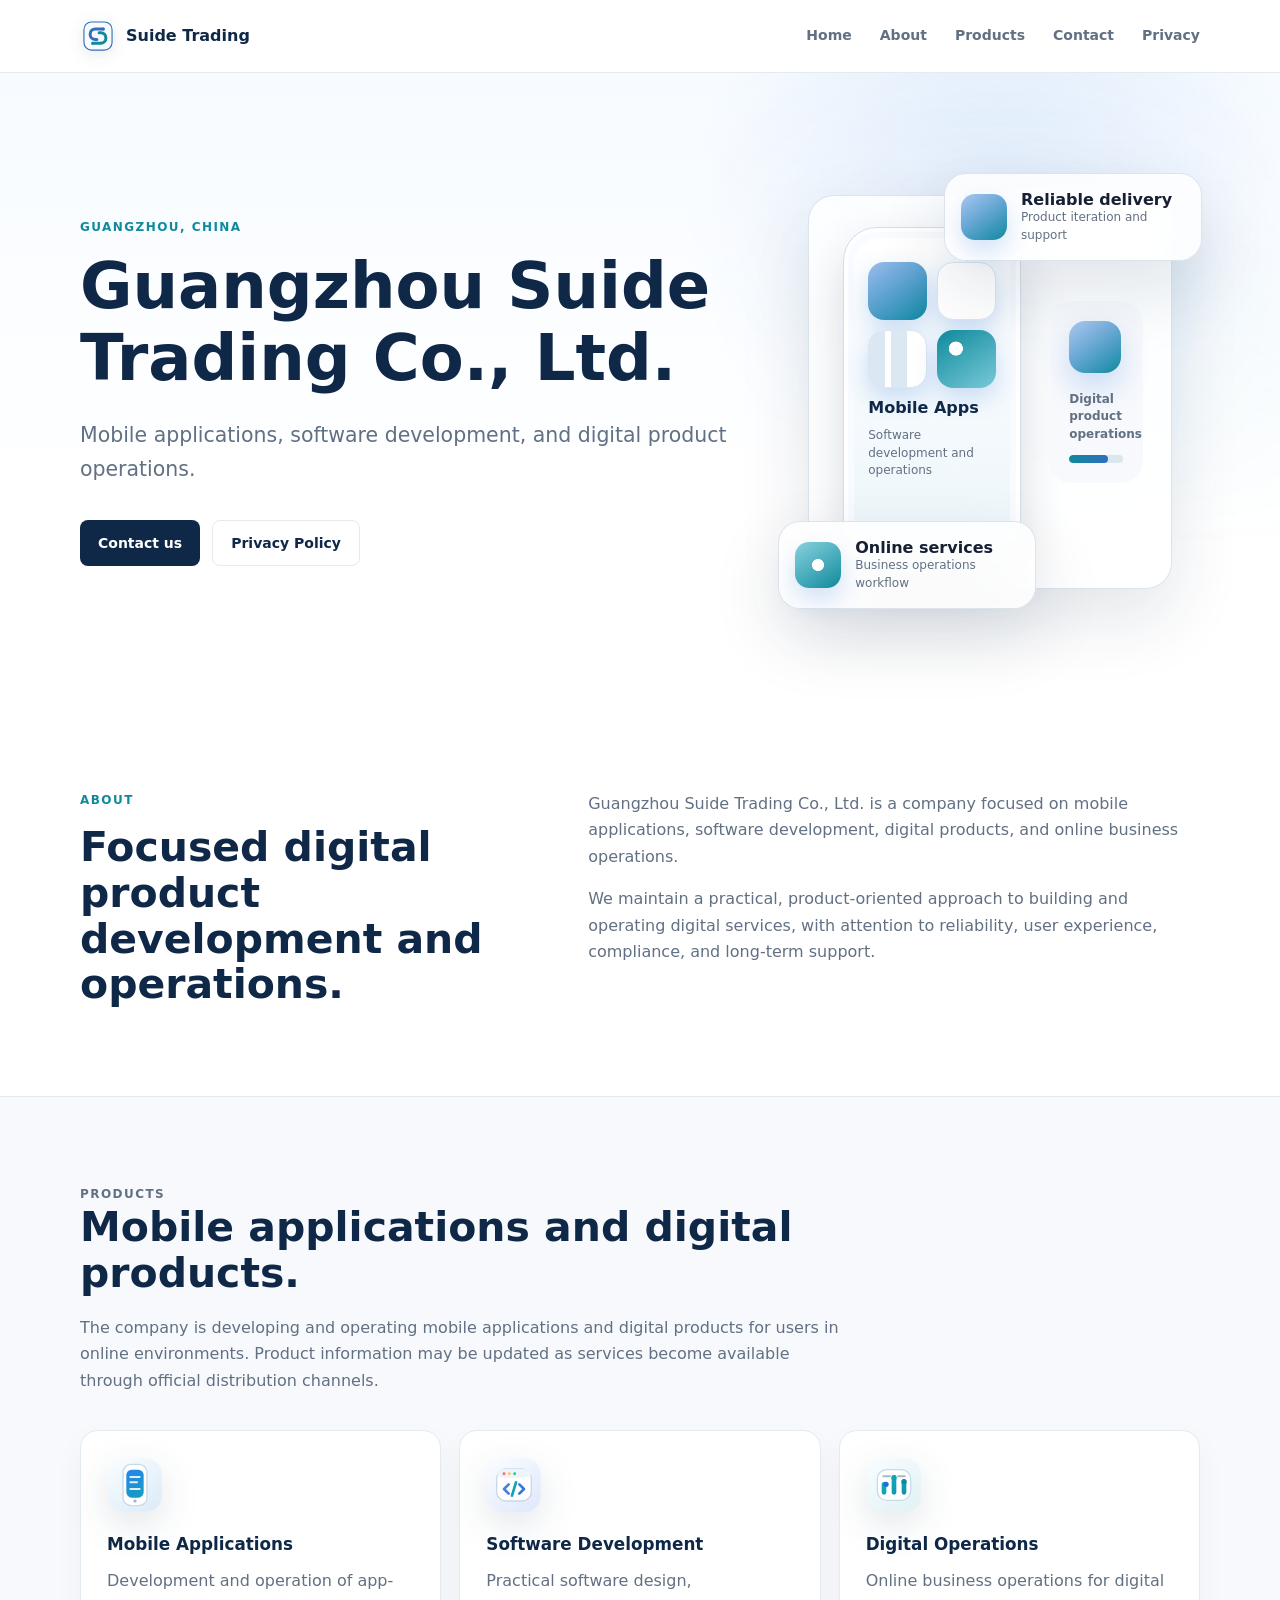
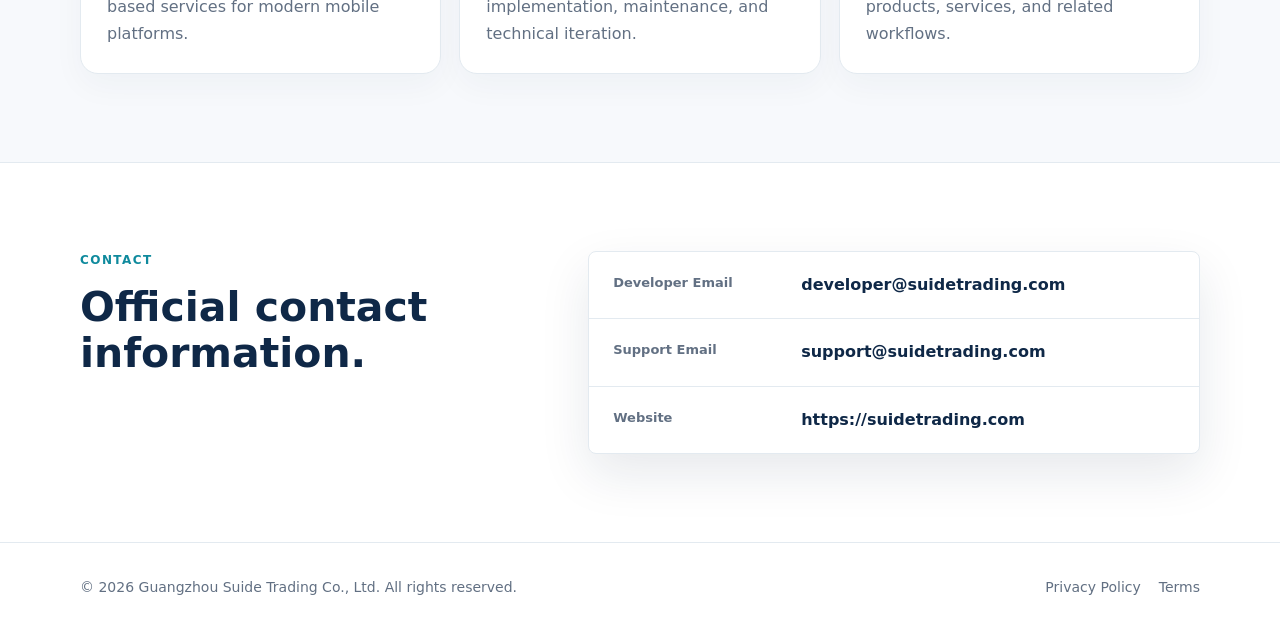
<file: index.html>
<!doctype html>
<html lang="en">
  <head>
    <meta charset="utf-8">
    <meta name="viewport" content="width=device-width, initial-scale=1">
    <meta name="description" content="Guangzhou Suide Trading Co., Ltd. focuses on mobile applications, software development, digital products, and online business operations.">
    <meta name="theme-color" content="#0f2847">
    <title>Guangzhou Suide Trading Co., Ltd.</title>
    <link rel="canonical" href="https://suidetrading.com/">
    <link rel="icon" href="./assets/favicon.svg" type="image/svg+xml">
    <link rel="stylesheet" href="./assets/css/styles.css">
  </head>
  <body>
    <header class="site-header">
      <nav class="nav container" aria-label="Primary navigation">
        <a class="brand" href="./" aria-label="Suide Trading home">
          <img class="brand-logo" src="./assets/logo.svg" alt="" width="38" height="38">
          <span>Suide Trading</span>
        </a>
        <button class="nav-toggle" type="button" aria-expanded="false" aria-controls="nav-menu">
          <span class="sr-only">Toggle navigation</span>
          <span></span>
          <span></span>
          <span></span>
        </button>
        <div class="nav-links" id="nav-menu">
          <a href="./">Home</a>
          <a href="./#about">About</a>
          <a href="./#products">Products</a>
          <a href="./#contact">Contact</a>
          <a href="./privacy-policy.html">Privacy</a>
        </div>
      </nav>
    </header>

    <main>
      <section class="hero section">
        <div class="container hero-grid">
          <div class="hero-copy">
            <p class="eyebrow">Guangzhou, China</p>
            <h1>Guangzhou Suide Trading Co., Ltd.</h1>
            <p class="hero-subtitle">Mobile applications, software development, and digital product operations.</p>
            <div class="hero-actions" aria-label="Primary actions">
              <a class="button button-primary" href="#contact">Contact us</a>
              <a class="button button-secondary" href="./privacy-policy.html">Privacy Policy</a>
            </div>
          </div>
          <div class="hero-visual" aria-label="Digital product operations">
            <div class="visual-card visual-card-main">
              <div class="device-frame">
                <div class="device-screen">
                  <span></span>
                  <span></span>
                  <span></span>
                  <span></span>
                  <strong>Mobile Apps</strong>
                  <small>Software development and operations</small>
                </div>
              </div>
              <div class="status-panel">
                <span>Digital product operations</span>
                <div class="progress-line">
                  <i></i>
                </div>
              </div>
            </div>
            <div class="visual-card visual-card-small visual-card-top">
              <span class="mini-icon"></span>
              <div>
                <strong>Reliable delivery</strong>
                <small>Product iteration and support</small>
              </div>
            </div>
            <div class="visual-card visual-card-small visual-card-bottom">
              <span class="mini-icon mini-icon-alt"></span>
              <div>
                <strong>Online services</strong>
                <small>Business operations workflow</small>
              </div>
            </div>
          </div>
        </div>
      </section>

      <section class="section" id="about">
        <div class="container split">
          <div>
            <p class="eyebrow">About</p>
            <h2>Focused digital product development and operations.</h2>
          </div>
          <div class="content">
            <p>
              Guangzhou Suide Trading Co., Ltd. is a company focused on mobile applications,
              software development, digital products, and online business operations.
            </p>
            <p>
              We maintain a practical, product-oriented approach to building and operating digital
              services, with attention to reliability, user experience, compliance, and long-term
              support.
            </p>
          </div>
        </div>
      </section>

      <section class="section section-muted" id="products">
        <div class="container">
          <div class="section-heading">
            <p class="eyebrow">Products</p>
            <h2>Mobile applications and digital products.</h2>
            <p>
              The company is developing and operating mobile applications and digital products for
              users in online environments. Product information may be updated as services become
              available through official distribution channels.
            </p>
          </div>
          <div class="feature-grid">
            <article class="feature">
              <img class="feature-icon" src="./assets/icon-mobile.svg" alt="" width="54" height="54">
              <h3>Mobile Applications</h3>
              <p>Development and operation of app-based services for modern mobile platforms.</p>
            </article>
            <article class="feature">
              <img class="feature-icon" src="./assets/icon-code.svg" alt="" width="54" height="54">
              <h3>Software Development</h3>
              <p>Practical software design, implementation, maintenance, and technical iteration.</p>
            </article>
            <article class="feature">
              <img class="feature-icon" src="./assets/icon-operations.svg" alt="" width="54" height="54">
              <h3>Digital Operations</h3>
              <p>Online business operations for digital products, services, and related workflows.</p>
            </article>
          </div>
        </div>
      </section>

      <section class="section" id="contact">
        <div class="container split">
          <div>
            <p class="eyebrow">Contact</p>
            <h2>Official contact information.</h2>
          </div>
          <div class="contact-card">
            <div>
              <span>Developer Email</span>
              <a href="mailto:developer@suidetrading.com">developer@suidetrading.com</a>
            </div>
            <div>
              <span>Support Email</span>
              <a href="mailto:support@suidetrading.com">support@suidetrading.com</a>
            </div>
            <div>
              <span>Website</span>
              <a href="https://suidetrading.com">https://suidetrading.com</a>
            </div>
          </div>
        </div>
      </section>
    </main>

    <footer class="site-footer">
      <div class="container footer-inner">
        <p>&copy; 2026 Guangzhou Suide Trading Co., Ltd. All rights reserved.</p>
        <div>
          <a href="./privacy-policy.html">Privacy Policy</a>
          <a href="./terms.html">Terms</a>
        </div>
      </div>
    </footer>

    <script src="./assets/js/main.js" defer></script>
  </body>
</html>
</file>
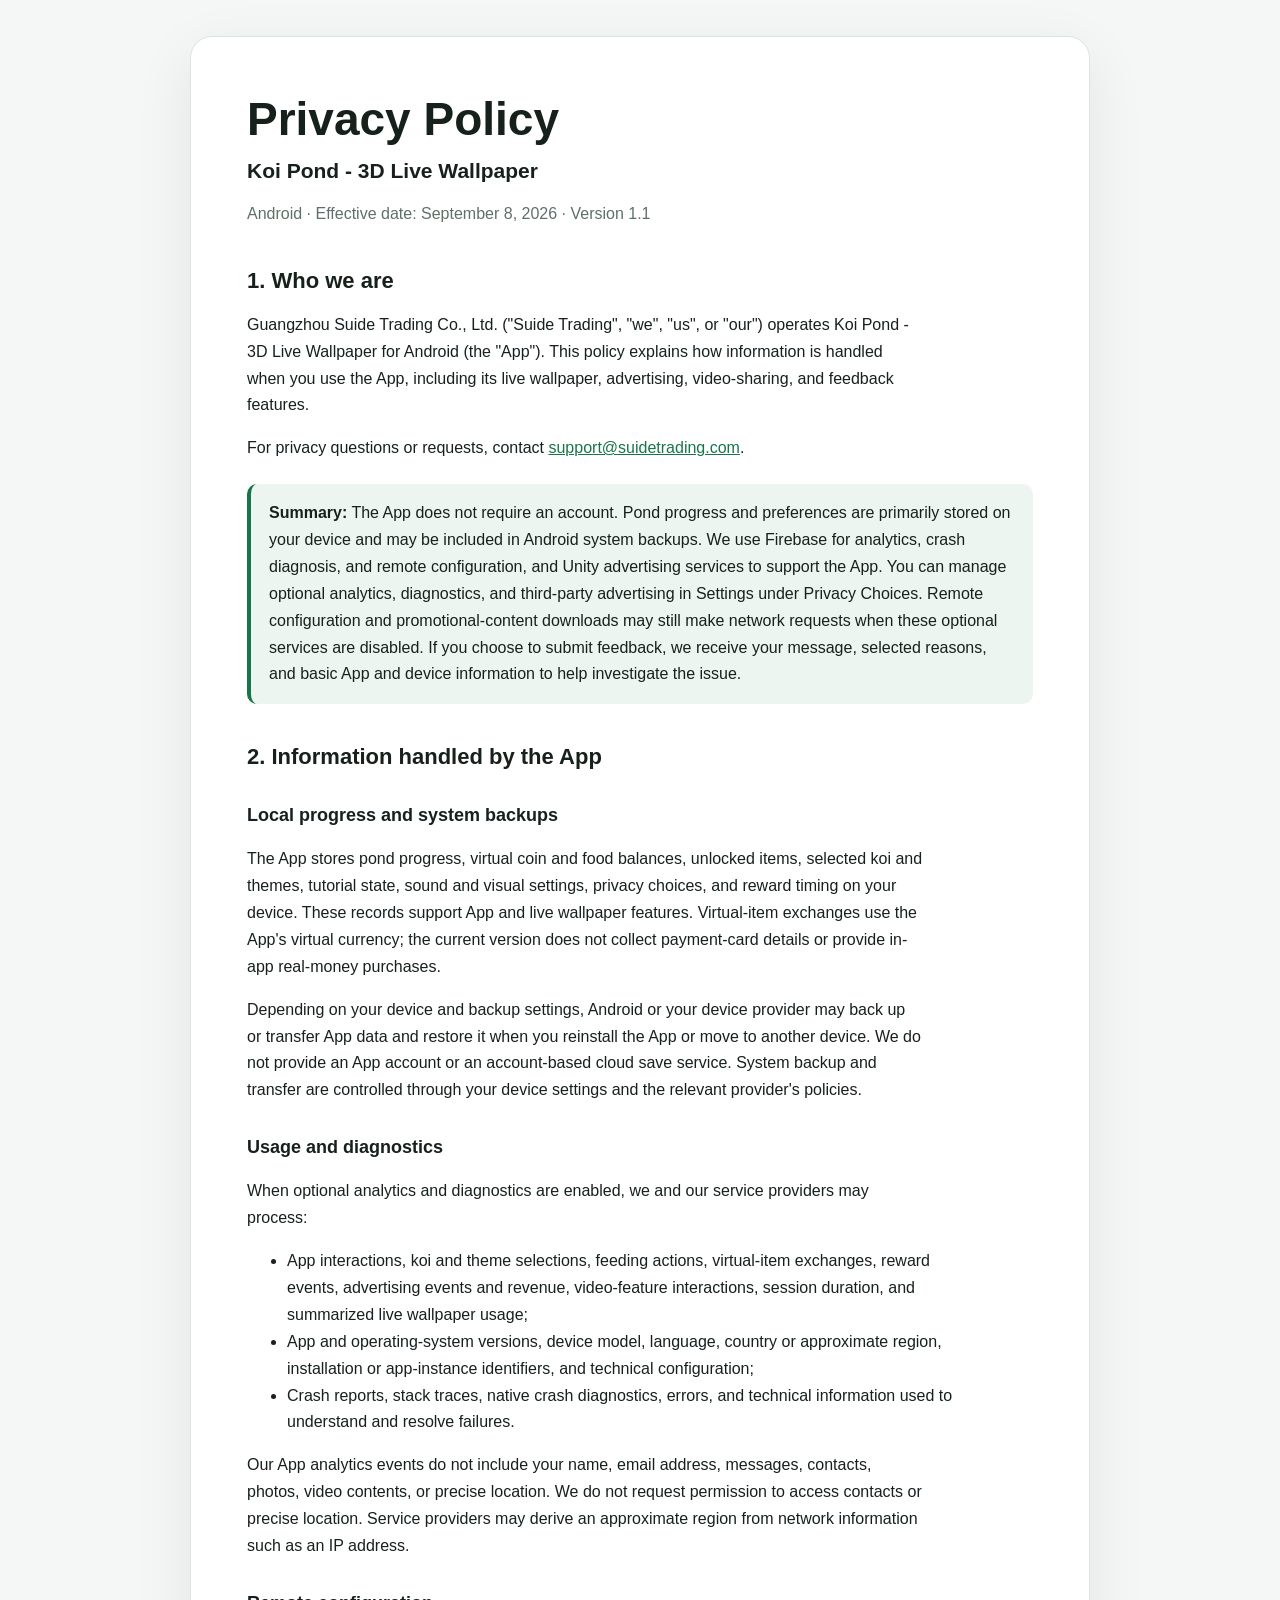
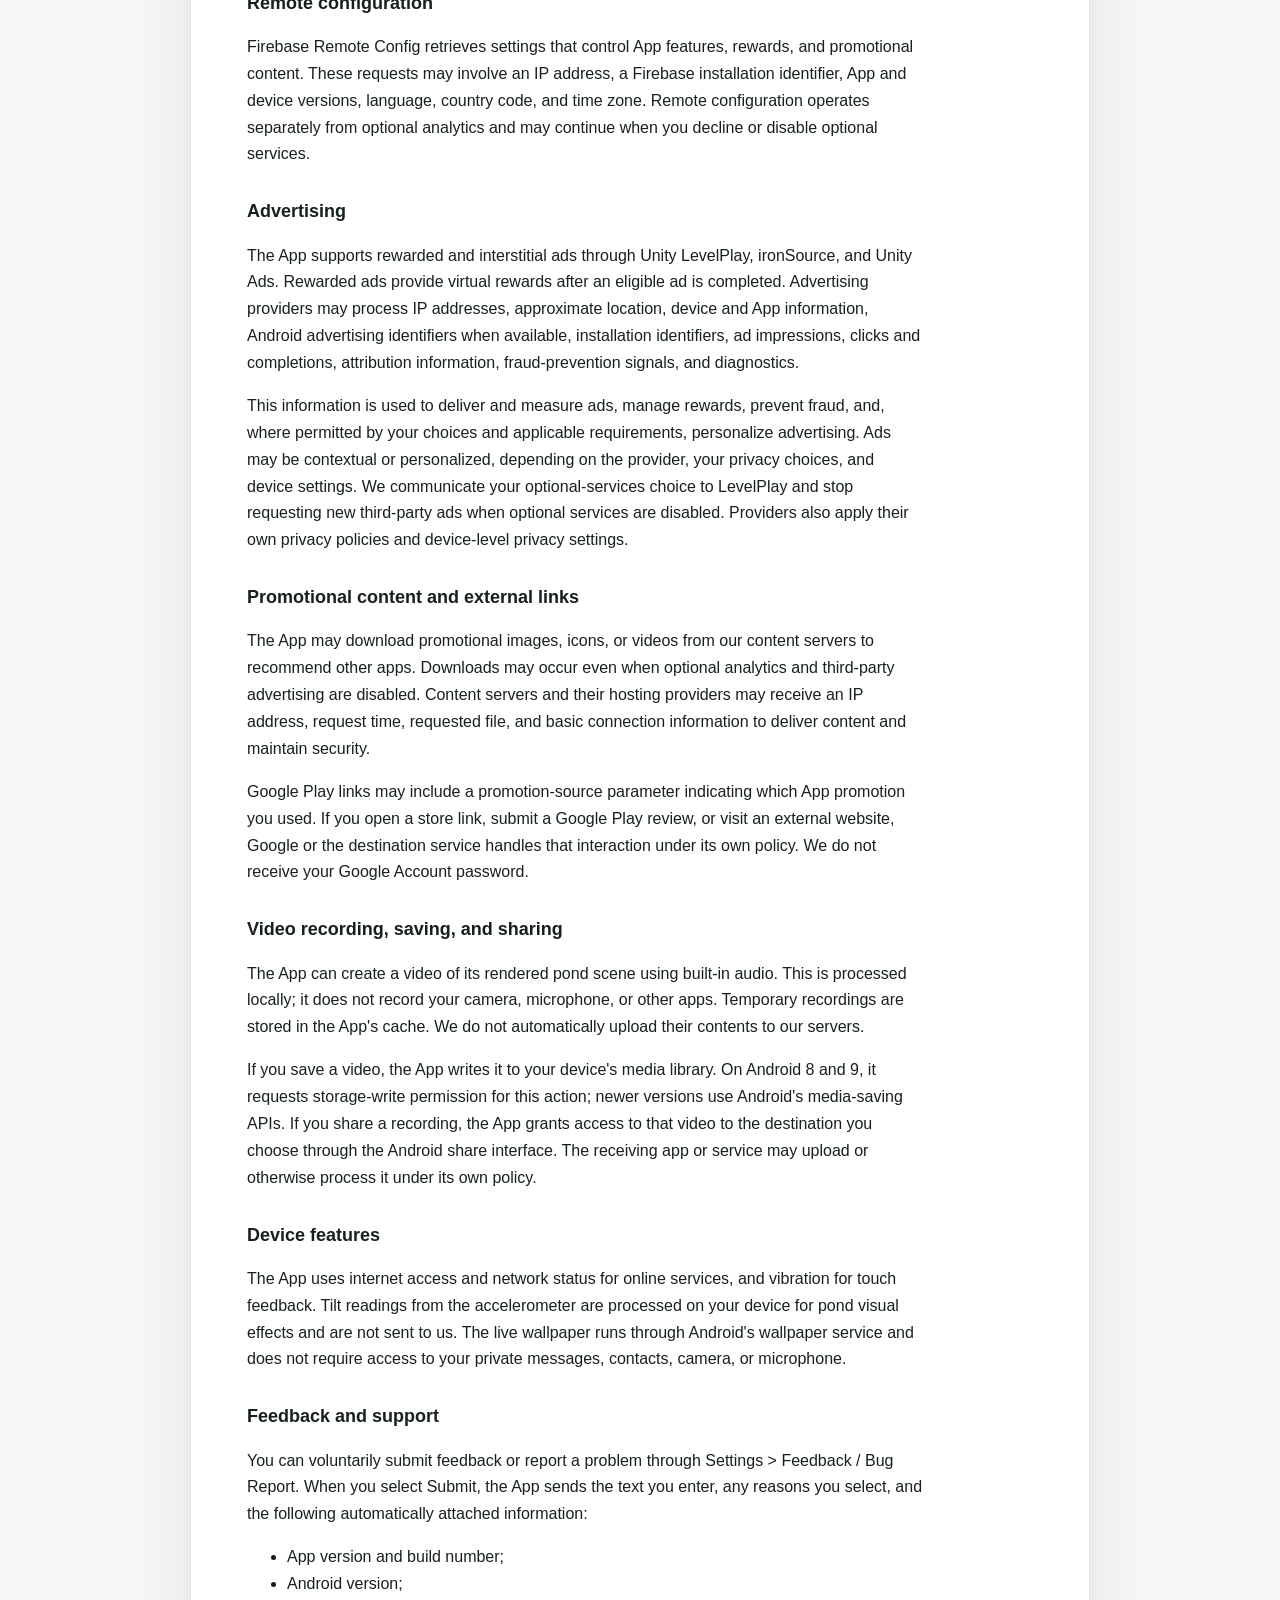
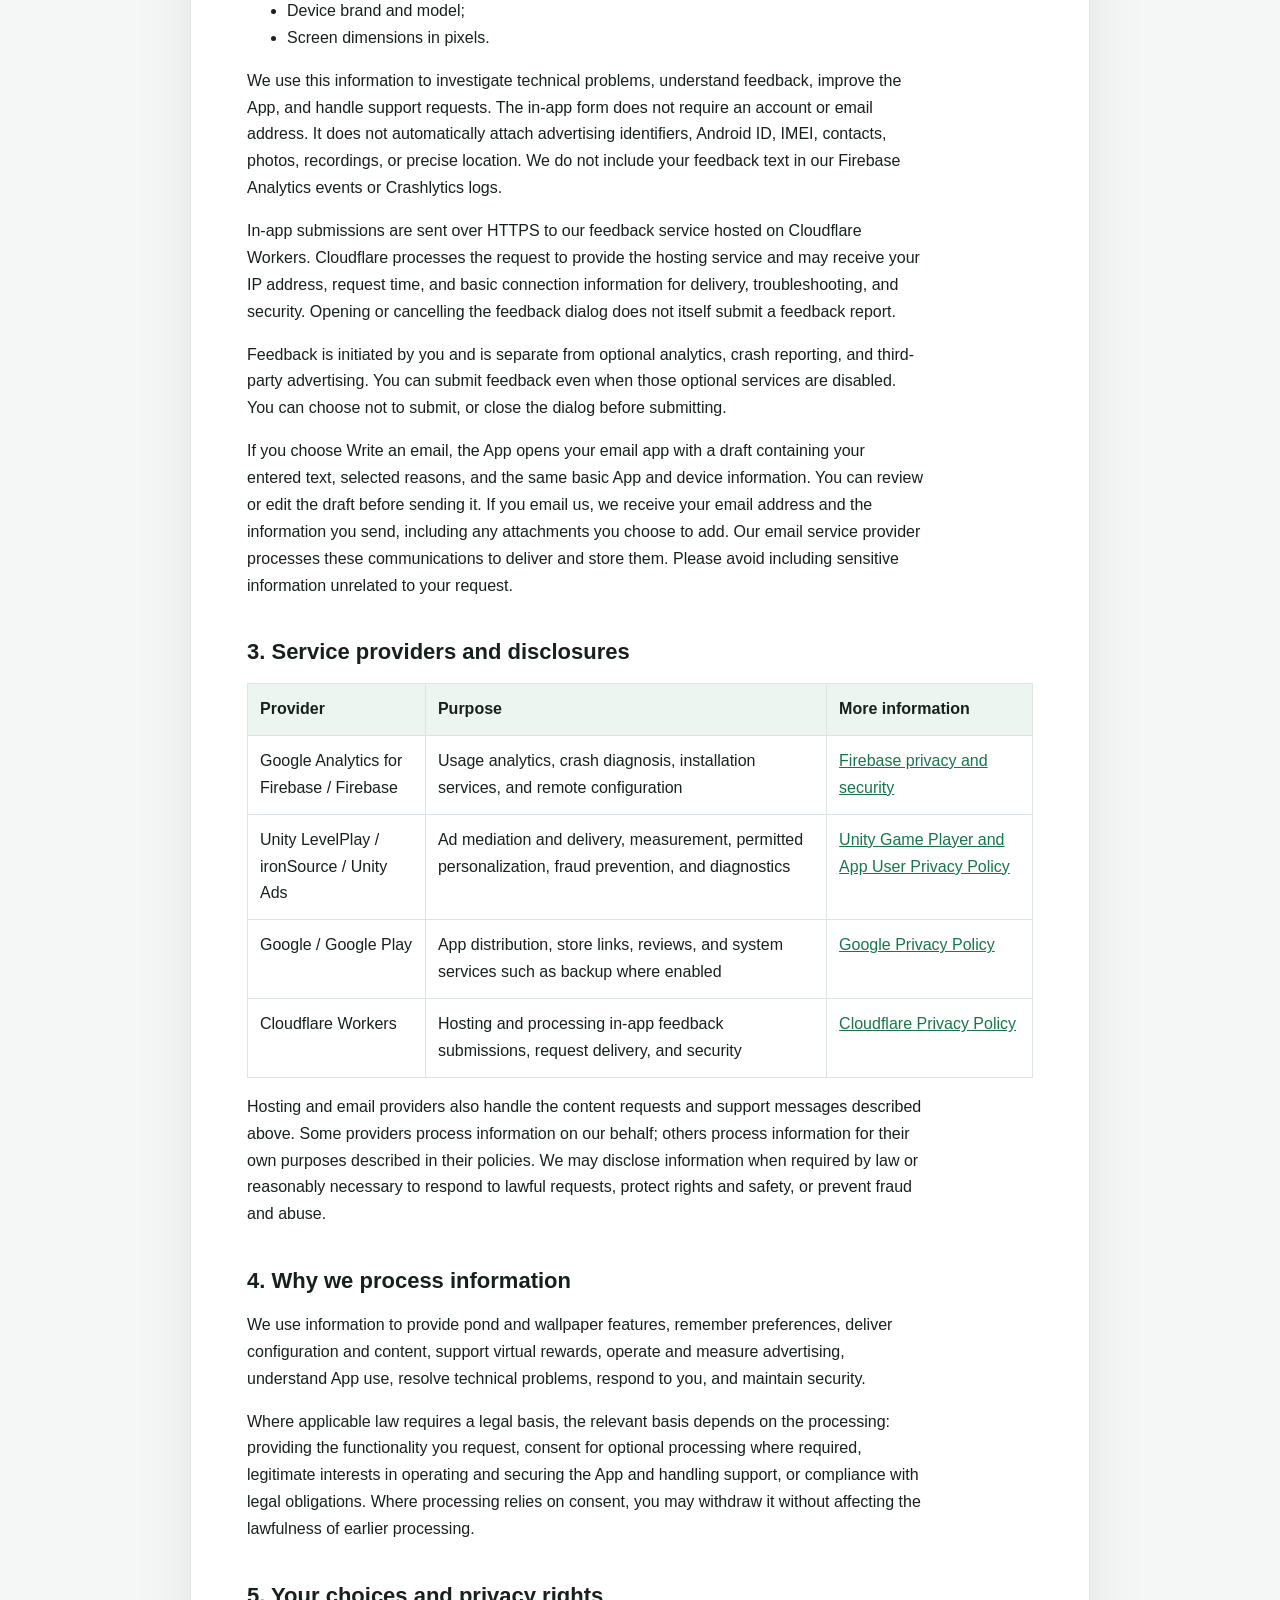
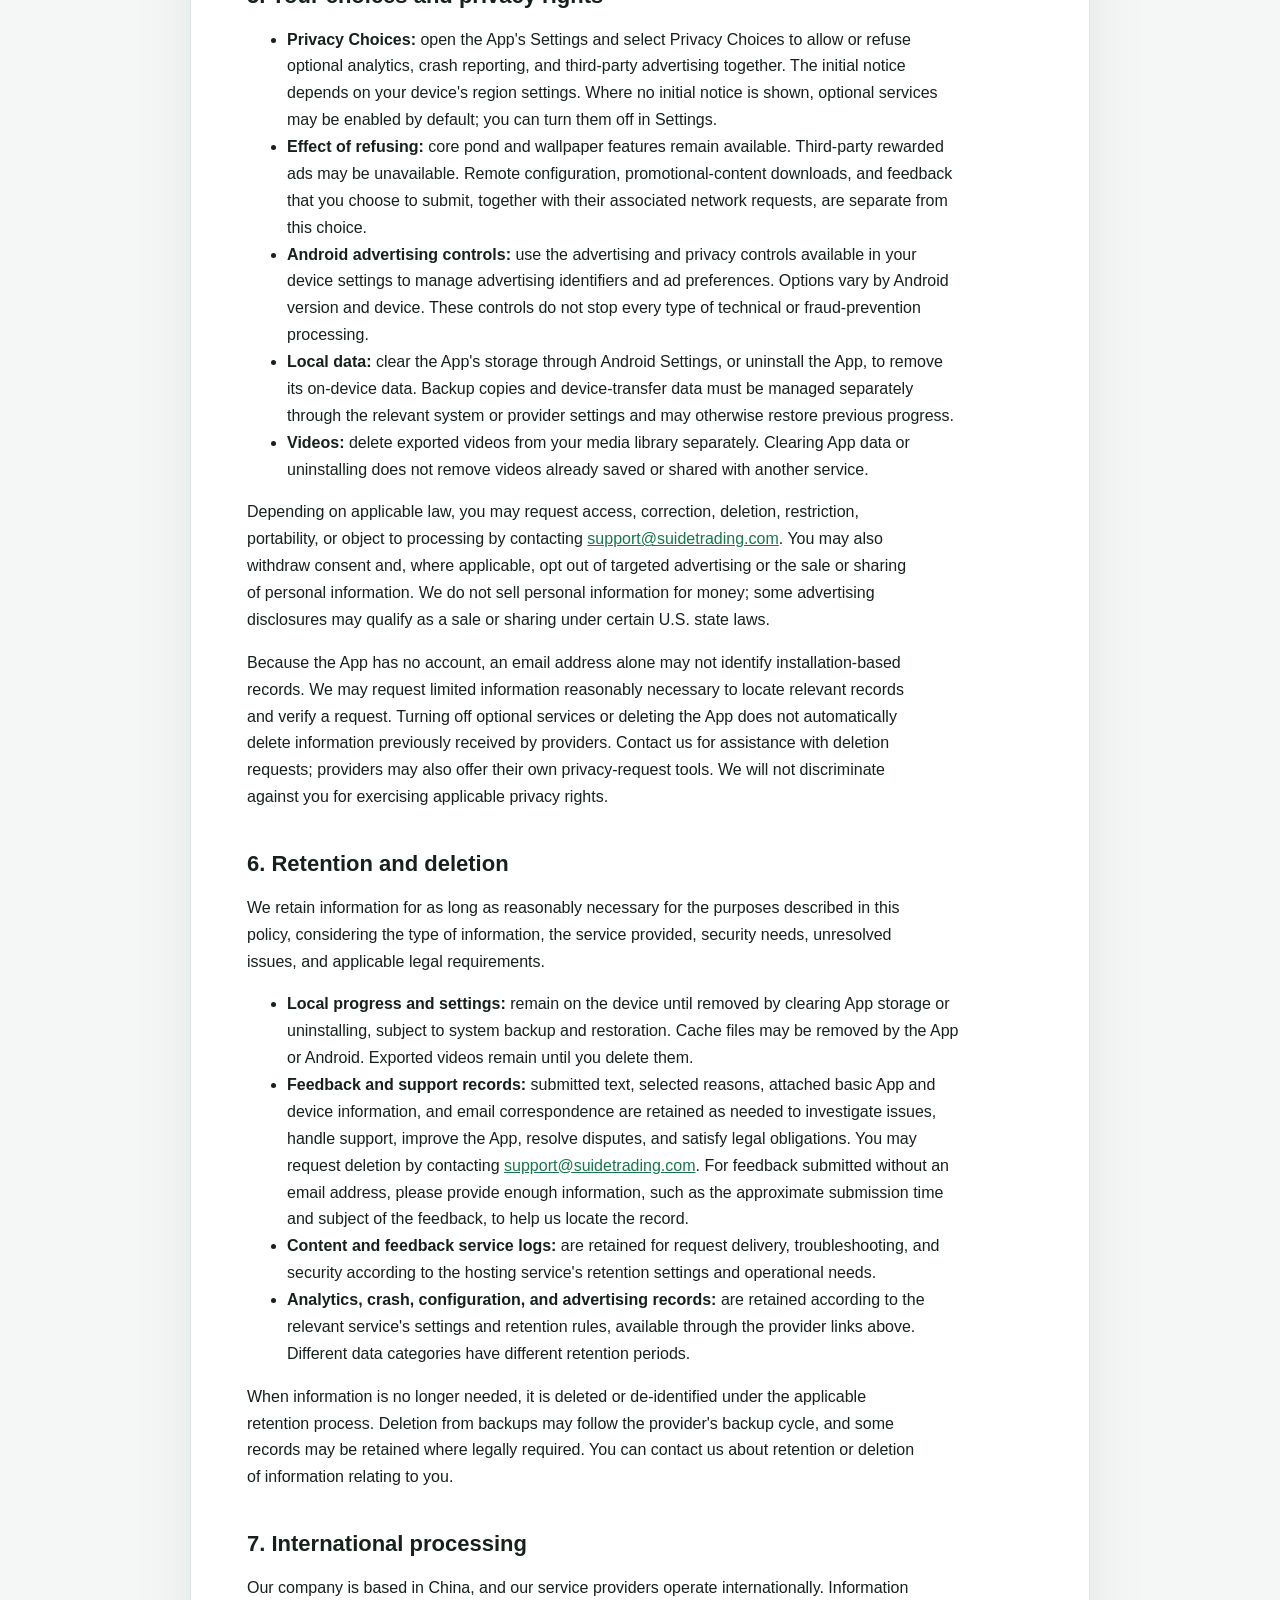
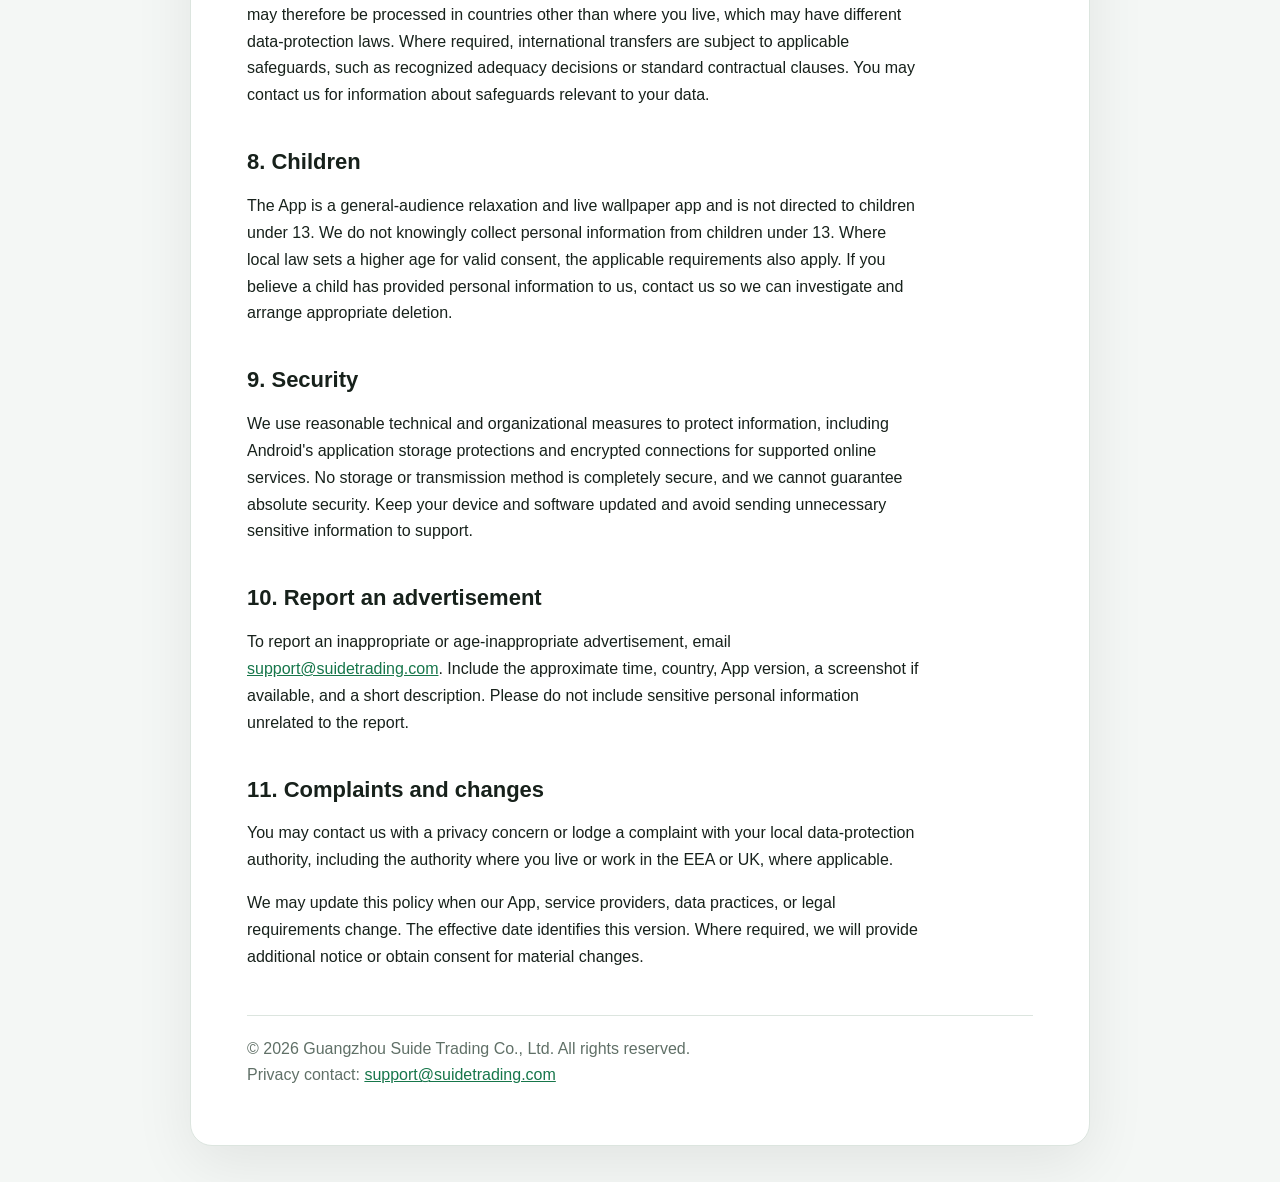
<file: koi-pond-android-privacy-policy.html>
<!doctype html>
<html lang="en">
<head>
  <meta charset="utf-8">
  <meta name="viewport" content="width=device-width, initial-scale=1">
  <meta name="color-scheme" content="light dark">
  <meta name="description" content="Privacy Policy for Koi Pond - 3D Live Wallpaper on Android, operated by Guangzhou Suide Trading Co., Ltd.">
  <title>Koi Pond - 3D Live Wallpaper — Privacy Policy</title>
  <style>
    :root { color-scheme: light dark; --page: #f4f7f5; --card: #fff; --text: #17211b; --muted: #607067; --accent: #16764a; --line: #dce5df; --tint: #edf5f0; }
    @media (prefers-color-scheme: dark) {
      :root { --page: #101512; --card: #18201b; --text: #edf5f0; --muted: #a9b8af; --accent: #58d28e; --line: #334039; --tint: #203027; }
    }
    * { box-sizing: border-box; }
    body { margin: 0; background: var(--page); color: var(--text); font: 16px/1.68 -apple-system, BlinkMacSystemFont, "Segoe UI", sans-serif; }
    main { width: min(900px, calc(100% - 32px)); margin: 36px auto; padding: clamp(24px, 5vw, 56px); background: var(--card); border: 1px solid var(--line); border-radius: 22px; box-shadow: 0 18px 60px rgb(0 0 0 / 8%); }
    h1 { margin: 0 0 6px; font-size: clamp(30px, 6vw, 46px); line-height: 1.15; }
    h2 { margin: 38px 0 10px; font-size: 22px; line-height: 1.35; }
    h3 { margin: 28px 0 8px; font-size: 18px; }
    p, li { max-width: 76ch; }
    p, li, td, th { overflow-wrap: anywhere; }
    a { color: var(--accent); }
    a:focus-visible { outline: 2px solid var(--accent); outline-offset: 3px; }
    .app-name { margin: 10px 0 6px; font-size: 21px; font-weight: 600; line-height: 1.4; }
    .meta, .muted { color: var(--muted); }
    .notice { margin: 22px 0; padding: 16px 18px; background: var(--tint); border-left: 4px solid var(--accent); border-radius: 10px; }
    table { width: 100%; border-collapse: collapse; margin: 16px 0; }
    th, td { padding: 12px; border: 1px solid var(--line); text-align: left; vertical-align: top; }
    th { background: var(--tint); }
    footer { margin-top: 44px; padding-top: 20px; border-top: 1px solid var(--line); color: var(--muted); }
    @media (max-width: 560px) {
      main { margin: 16px auto; padding: 24px 20px; border-radius: 16px; }
      table, tbody, tr, td { display: block; }
      thead { position: absolute; width: 1px; height: 1px; overflow: hidden; clip-path: inset(50%); }
      tbody tr { margin-bottom: 14px; border: 1px solid var(--line); border-radius: 10px; overflow: hidden; }
      td { border: 0; padding: 8px 12px; }
      td:first-child { background: var(--tint); font-weight: 600; }
      td:last-child { padding-bottom: 12px; }
      ul { padding-left: 22px; }
    }
    @media print {
      :root { --page: #fff; --card: #fff; --text: #000; --muted: #333; --accent: #135c38; --line: #ccc; --tint: #f4f4f4; }
      main { width: 100%; margin: 0; padding: 0; border: 0; box-shadow: none; }
      h2, h3 { break-after: avoid; }
      tr { break-inside: avoid; }
    }
  </style>
</head>
<body>
<main>
  <header>
    <h1>Privacy Policy</h1>
    <p class="app-name">Koi Pond - 3D Live Wallpaper</p>
    <p class="meta">Android · Effective date: September 8, 2026 · Version 1.1</p>
  </header>

  <section aria-labelledby="who-we-are">
    <h2 id="who-we-are">1. Who we are</h2>
    <p>Guangzhou Suide Trading Co., Ltd. ("Suide Trading", "we", "us", or "our") operates Koi Pond - 3D Live Wallpaper for Android (the "App"). This policy explains how information is handled when you use the App, including its live wallpaper, advertising, video-sharing, and feedback features.</p>
    <p>For privacy questions or requests, contact <a href="mailto:support@suidetrading.com">support@suidetrading.com</a>.</p>
    <div class="notice"><strong>Summary:</strong> The App does not require an account. Pond progress and preferences are primarily stored on your device and may be included in Android system backups. We use Firebase for analytics, crash diagnosis, and remote configuration, and Unity advertising services to support the App. You can manage optional analytics, diagnostics, and third-party advertising in Settings under Privacy Choices. Remote configuration and promotional-content downloads may still make network requests when these optional services are disabled. If you choose to submit feedback, we receive your message, selected reasons, and basic App and device information to help investigate the issue.</div>
  </section>

  <section aria-labelledby="information">
    <h2 id="information">2. Information handled by the App</h2>

    <h3>Local progress and system backups</h3>
    <p>The App stores pond progress, virtual coin and food balances, unlocked items, selected koi and themes, tutorial state, sound and visual settings, privacy choices, and reward timing on your device. These records support App and live wallpaper features. Virtual-item exchanges use the App's virtual currency; the current version does not collect payment-card details or provide in-app real-money purchases.</p>
    <p>Depending on your device and backup settings, Android or your device provider may back up or transfer App data and restore it when you reinstall the App or move to another device. We do not provide an App account or an account-based cloud save service. System backup and transfer are controlled through your device settings and the relevant provider's policies.</p>

    <h3>Usage and diagnostics</h3>
    <p>When optional analytics and diagnostics are enabled, we and our service providers may process:</p>
    <ul>
      <li>App interactions, koi and theme selections, feeding actions, virtual-item exchanges, reward events, advertising events and revenue, video-feature interactions, session duration, and summarized live wallpaper usage;</li>
      <li>App and operating-system versions, device model, language, country or approximate region, installation or app-instance identifiers, and technical configuration;</li>
      <li>Crash reports, stack traces, native crash diagnostics, errors, and technical information used to understand and resolve failures.</li>
    </ul>
    <p>Our App analytics events do not include your name, email address, messages, contacts, photos, video contents, or precise location. We do not request permission to access contacts or precise location. Service providers may derive an approximate region from network information such as an IP address.</p>

    <h3>Remote configuration</h3>
    <p>Firebase Remote Config retrieves settings that control App features, rewards, and promotional content. These requests may involve an IP address, a Firebase installation identifier, App and device versions, language, country code, and time zone. Remote configuration operates separately from optional analytics and may continue when you decline or disable optional services.</p>

    <h3>Advertising</h3>
    <p>The App supports rewarded and interstitial ads through Unity LevelPlay, ironSource, and Unity Ads. Rewarded ads provide virtual rewards after an eligible ad is completed. Advertising providers may process IP addresses, approximate location, device and App information, Android advertising identifiers when available, installation identifiers, ad impressions, clicks and completions, attribution information, fraud-prevention signals, and diagnostics.</p>
    <p>This information is used to deliver and measure ads, manage rewards, prevent fraud, and, where permitted by your choices and applicable requirements, personalize advertising. Ads may be contextual or personalized, depending on the provider, your privacy choices, and device settings. We communicate your optional-services choice to LevelPlay and stop requesting new third-party ads when optional services are disabled. Providers also apply their own privacy policies and device-level privacy settings.</p>

    <h3>Promotional content and external links</h3>
    <p>The App may download promotional images, icons, or videos from our content servers to recommend other apps. Downloads may occur even when optional analytics and third-party advertising are disabled. Content servers and their hosting providers may receive an IP address, request time, requested file, and basic connection information to deliver content and maintain security.</p>
    <p>Google Play links may include a promotion-source parameter indicating which App promotion you used. If you open a store link, submit a Google Play review, or visit an external website, Google or the destination service handles that interaction under its own policy. We do not receive your Google Account password.</p>

    <h3>Video recording, saving, and sharing</h3>
    <p>The App can create a video of its rendered pond scene using built-in audio. This is processed locally; it does not record your camera, microphone, or other apps. Temporary recordings are stored in the App's cache. We do not automatically upload their contents to our servers.</p>
    <p>If you save a video, the App writes it to your device's media library. On Android 8 and 9, it requests storage-write permission for this action; newer versions use Android's media-saving APIs. If you share a recording, the App grants access to that video to the destination you choose through the Android share interface. The receiving app or service may upload or otherwise process it under its own policy.</p>

    <h3>Device features</h3>
    <p>The App uses internet access and network status for online services, and vibration for touch feedback. Tilt readings from the accelerometer are processed on your device for pond visual effects and are not sent to us. The live wallpaper runs through Android's wallpaper service and does not require access to your private messages, contacts, camera, or microphone.</p>

    <h3>Feedback and support</h3>
    <p>You can voluntarily submit feedback or report a problem through Settings &gt; Feedback / Bug Report. When you select Submit, the App sends the text you enter, any reasons you select, and the following automatically attached information:</p>
    <ul>
      <li>App version and build number;</li>
      <li>Android version;</li>
      <li>Device brand and model;</li>
      <li>Screen dimensions in pixels.</li>
    </ul>
    <p>We use this information to investigate technical problems, understand feedback, improve the App, and handle support requests. The in-app form does not require an account or email address. It does not automatically attach advertising identifiers, Android ID, IMEI, contacts, photos, recordings, or precise location. We do not include your feedback text in our Firebase Analytics events or Crashlytics logs.</p>
    <p>In-app submissions are sent over HTTPS to our feedback service hosted on Cloudflare Workers. Cloudflare processes the request to provide the hosting service and may receive your IP address, request time, and basic connection information for delivery, troubleshooting, and security. Opening or cancelling the feedback dialog does not itself submit a feedback report.</p>
    <p>Feedback is initiated by you and is separate from optional analytics, crash reporting, and third-party advertising. You can submit feedback even when those optional services are disabled. You can choose not to submit, or close the dialog before submitting.</p>
    <p>If you choose Write an email, the App opens your email app with a draft containing your entered text, selected reasons, and the same basic App and device information. You can review or edit the draft before sending it. If you email us, we receive your email address and the information you send, including any attachments you choose to add. Our email service provider processes these communications to deliver and store them. Please avoid including sensitive information unrelated to your request.</p>
  </section>

  <section aria-labelledby="providers">
    <h2 id="providers">3. Service providers and disclosures</h2>
    <table>
      <thead><tr><th scope="col">Provider</th><th scope="col">Purpose</th><th scope="col">More information</th></tr></thead>
      <tbody>
        <tr><td>Google Analytics for Firebase / Firebase</td><td>Usage analytics, crash diagnosis, installation services, and remote configuration</td><td><a href="https://firebase.google.com/support/privacy">Firebase privacy and security</a></td></tr>
        <tr><td>Unity LevelPlay / ironSource / Unity Ads</td><td>Ad mediation and delivery, measurement, permitted personalization, fraud prevention, and diagnostics</td><td><a href="https://unity.com/legal/game-player-and-app-user-privacy-policy">Unity Game Player and App User Privacy Policy</a></td></tr>
        <tr><td>Google / Google Play</td><td>App distribution, store links, reviews, and system services such as backup where enabled</td><td><a href="https://policies.google.com/privacy">Google Privacy Policy</a></td></tr>
        <tr><td>Cloudflare Workers</td><td>Hosting and processing in-app feedback submissions, request delivery, and security</td><td><a href="https://www.cloudflare.com/privacypolicy/">Cloudflare Privacy Policy</a></td></tr>
      </tbody>
    </table>
    <p>Hosting and email providers also handle the content requests and support messages described above. Some providers process information on our behalf; others process information for their own purposes described in their policies. We may disclose information when required by law or reasonably necessary to respond to lawful requests, protect rights and safety, or prevent fraud and abuse.</p>
  </section>

  <section aria-labelledby="purposes">
    <h2 id="purposes">4. Why we process information</h2>
    <p>We use information to provide pond and wallpaper features, remember preferences, deliver configuration and content, support virtual rewards, operate and measure advertising, understand App use, resolve technical problems, respond to you, and maintain security.</p>
    <p>Where applicable law requires a legal basis, the relevant basis depends on the processing: providing the functionality you request, consent for optional processing where required, legitimate interests in operating and securing the App and handling support, or compliance with legal obligations. Where processing relies on consent, you may withdraw it without affecting the lawfulness of earlier processing.</p>
  </section>

  <section aria-labelledby="choices">
    <h2 id="choices">5. Your choices and privacy rights</h2>
    <ul>
      <li><strong>Privacy Choices:</strong> open the App's Settings and select Privacy Choices to allow or refuse optional analytics, crash reporting, and third-party advertising together. The initial notice depends on your device's region settings. Where no initial notice is shown, optional services may be enabled by default; you can turn them off in Settings.</li>
      <li><strong>Effect of refusing:</strong> core pond and wallpaper features remain available. Third-party rewarded ads may be unavailable. Remote configuration, promotional-content downloads, and feedback that you choose to submit, together with their associated network requests, are separate from this choice.</li>
      <li><strong>Android advertising controls:</strong> use the advertising and privacy controls available in your device settings to manage advertising identifiers and ad preferences. Options vary by Android version and device. These controls do not stop every type of technical or fraud-prevention processing.</li>
      <li><strong>Local data:</strong> clear the App's storage through Android Settings, or uninstall the App, to remove its on-device data. Backup copies and device-transfer data must be managed separately through the relevant system or provider settings and may otherwise restore previous progress.</li>
      <li><strong>Videos:</strong> delete exported videos from your media library separately. Clearing App data or uninstalling does not remove videos already saved or shared with another service.</li>
    </ul>
    <p>Depending on applicable law, you may request access, correction, deletion, restriction, portability, or object to processing by contacting <a href="mailto:support@suidetrading.com">support@suidetrading.com</a>. You may also withdraw consent and, where applicable, opt out of targeted advertising or the sale or sharing of personal information. We do not sell personal information for money; some advertising disclosures may qualify as a sale or sharing under certain U.S. state laws.</p>
    <p>Because the App has no account, an email address alone may not identify installation-based records. We may request limited information reasonably necessary to locate relevant records and verify a request. Turning off optional services or deleting the App does not automatically delete information previously received by providers. Contact us for assistance with deletion requests; providers may also offer their own privacy-request tools. We will not discriminate against you for exercising applicable privacy rights.</p>
  </section>

  <section aria-labelledby="retention">
    <h2 id="retention">6. Retention and deletion</h2>
    <p>We retain information for as long as reasonably necessary for the purposes described in this policy, considering the type of information, the service provided, security needs, unresolved issues, and applicable legal requirements.</p>
    <ul>
      <li><strong>Local progress and settings:</strong> remain on the device until removed by clearing App storage or uninstalling, subject to system backup and restoration. Cache files may be removed by the App or Android. Exported videos remain until you delete them.</li>
      <li><strong>Feedback and support records:</strong> submitted text, selected reasons, attached basic App and device information, and email correspondence are retained as needed to investigate issues, handle support, improve the App, resolve disputes, and satisfy legal obligations. You may request deletion by contacting <a href="mailto:support@suidetrading.com">support@suidetrading.com</a>. For feedback submitted without an email address, please provide enough information, such as the approximate submission time and subject of the feedback, to help us locate the record.</li>
      <li><strong>Content and feedback service logs:</strong> are retained for request delivery, troubleshooting, and security according to the hosting service's retention settings and operational needs.</li>
      <li><strong>Analytics, crash, configuration, and advertising records:</strong> are retained according to the relevant service's settings and retention rules, available through the provider links above. Different data categories have different retention periods.</li>
    </ul>
    <p>When information is no longer needed, it is deleted or de-identified under the applicable retention process. Deletion from backups may follow the provider's backup cycle, and some records may be retained where legally required. You can contact us about retention or deletion of information relating to you.</p>
  </section>

  <section aria-labelledby="transfers">
    <h2 id="transfers">7. International processing</h2>
    <p>Our company is based in China, and our service providers operate internationally. Information may therefore be processed in countries other than where you live, which may have different data-protection laws. Where required, international transfers are subject to applicable safeguards, such as recognized adequacy decisions or standard contractual clauses. You may contact us for information about safeguards relevant to your data.</p>
  </section>

  <section aria-labelledby="children">
    <h2 id="children">8. Children</h2>
    <p>The App is a general-audience relaxation and live wallpaper app and is not directed to children under 13. We do not knowingly collect personal information from children under 13. Where local law sets a higher age for valid consent, the applicable requirements also apply. If you believe a child has provided personal information to us, contact us so we can investigate and arrange appropriate deletion.</p>
  </section>

  <section aria-labelledby="security">
    <h2 id="security">9. Security</h2>
    <p>We use reasonable technical and organizational measures to protect information, including Android's application storage protections and encrypted connections for supported online services. No storage or transmission method is completely secure, and we cannot guarantee absolute security. Keep your device and software updated and avoid sending unnecessary sensitive information to support.</p>
  </section>

  <section aria-labelledby="ad-reports">
    <h2 id="ad-reports">10. Report an advertisement</h2>
    <p>To report an inappropriate or age-inappropriate advertisement, email <a href="mailto:support@suidetrading.com?subject=Koi%20Pond%3A%203D%20Live%20Wallpaper%20Ad%20Report">support@suidetrading.com</a>. Include the approximate time, country, App version, a screenshot if available, and a short description. Please do not include sensitive personal information unrelated to the report.</p>
  </section>

  <section aria-labelledby="changes">
    <h2 id="changes">11. Complaints and changes</h2>
    <p>You may contact us with a privacy concern or lodge a complaint with your local data-protection authority, including the authority where you live or work in the EEA or UK, where applicable.</p>
    <p>We may update this policy when our App, service providers, data practices, or legal requirements change. The effective date identifies this version. Where required, we will provide additional notice or obtain consent for material changes.</p>
  </section>

  <footer>© 2026 Guangzhou Suide Trading Co., Ltd. All rights reserved.<br>
    Privacy contact: <a href="mailto:support@suidetrading.com">support@suidetrading.com</a>
  </footer>
</main>
</body>
</html>
</file>
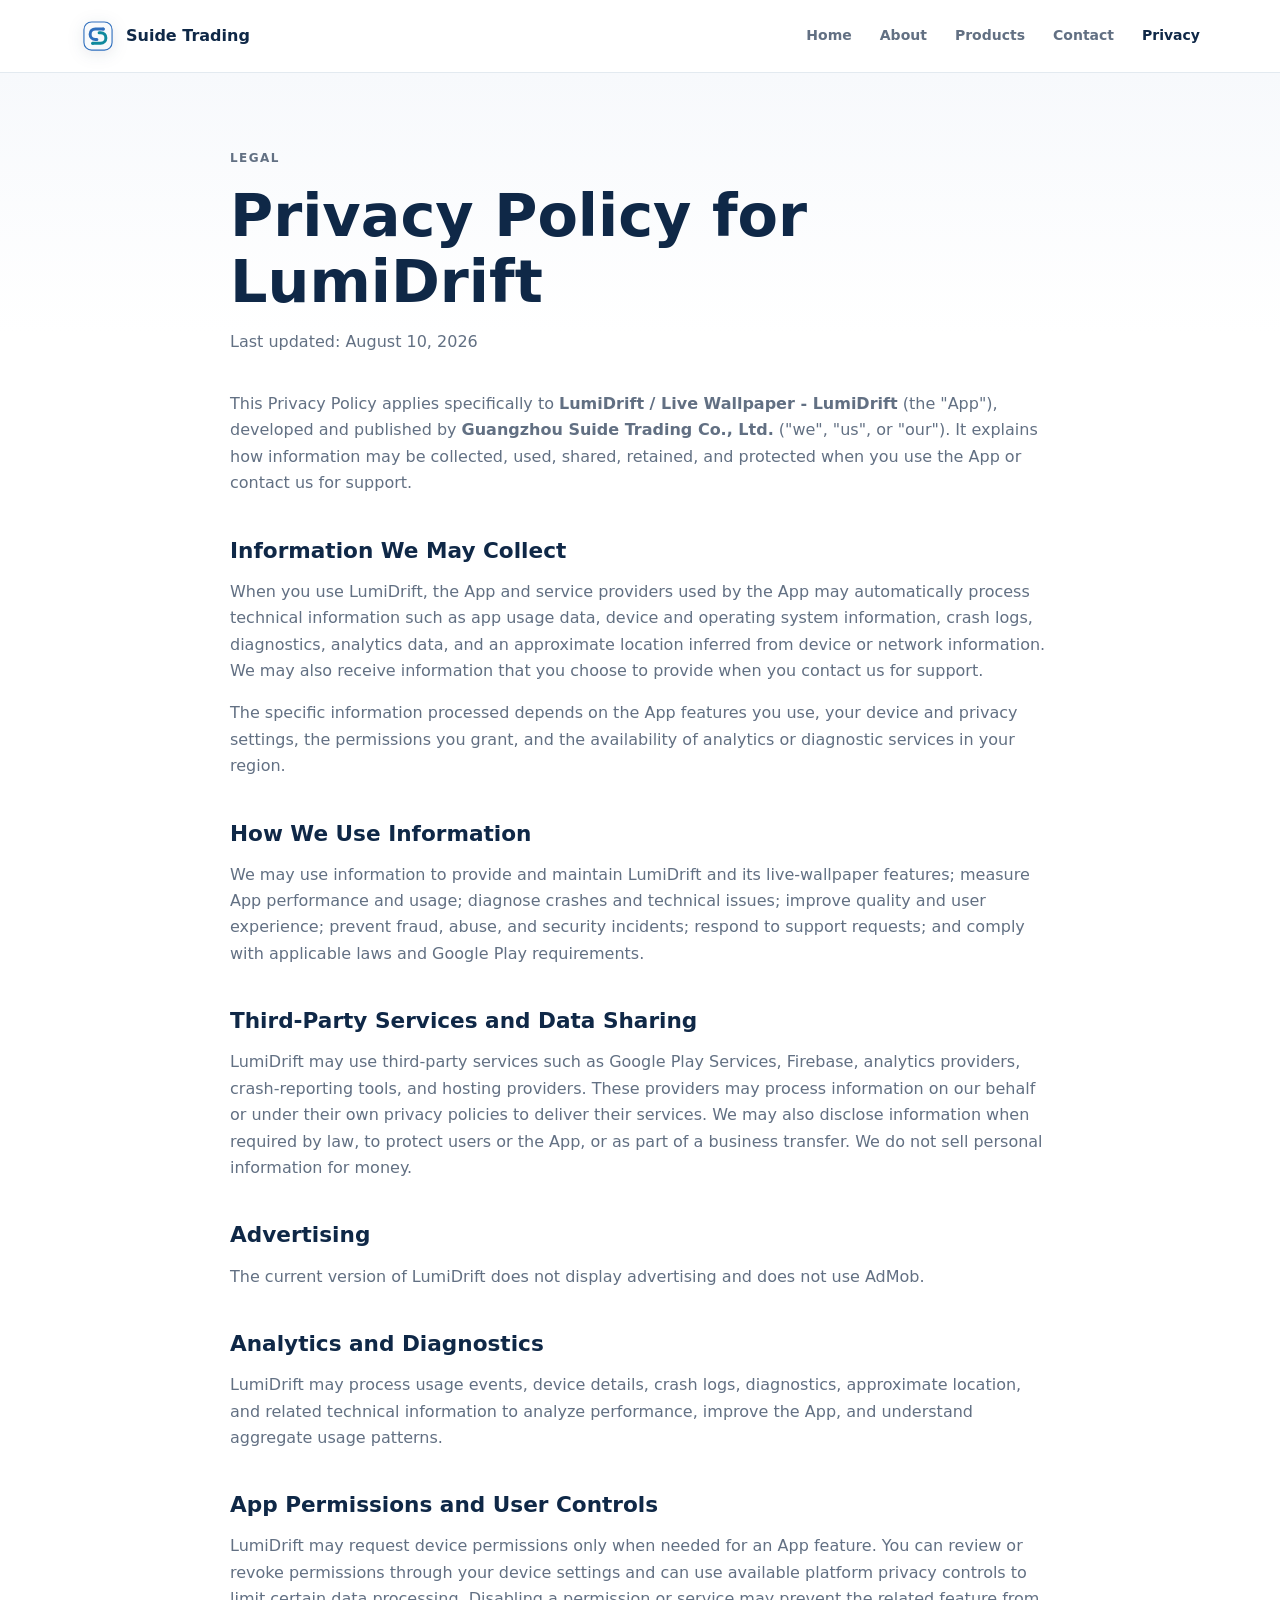
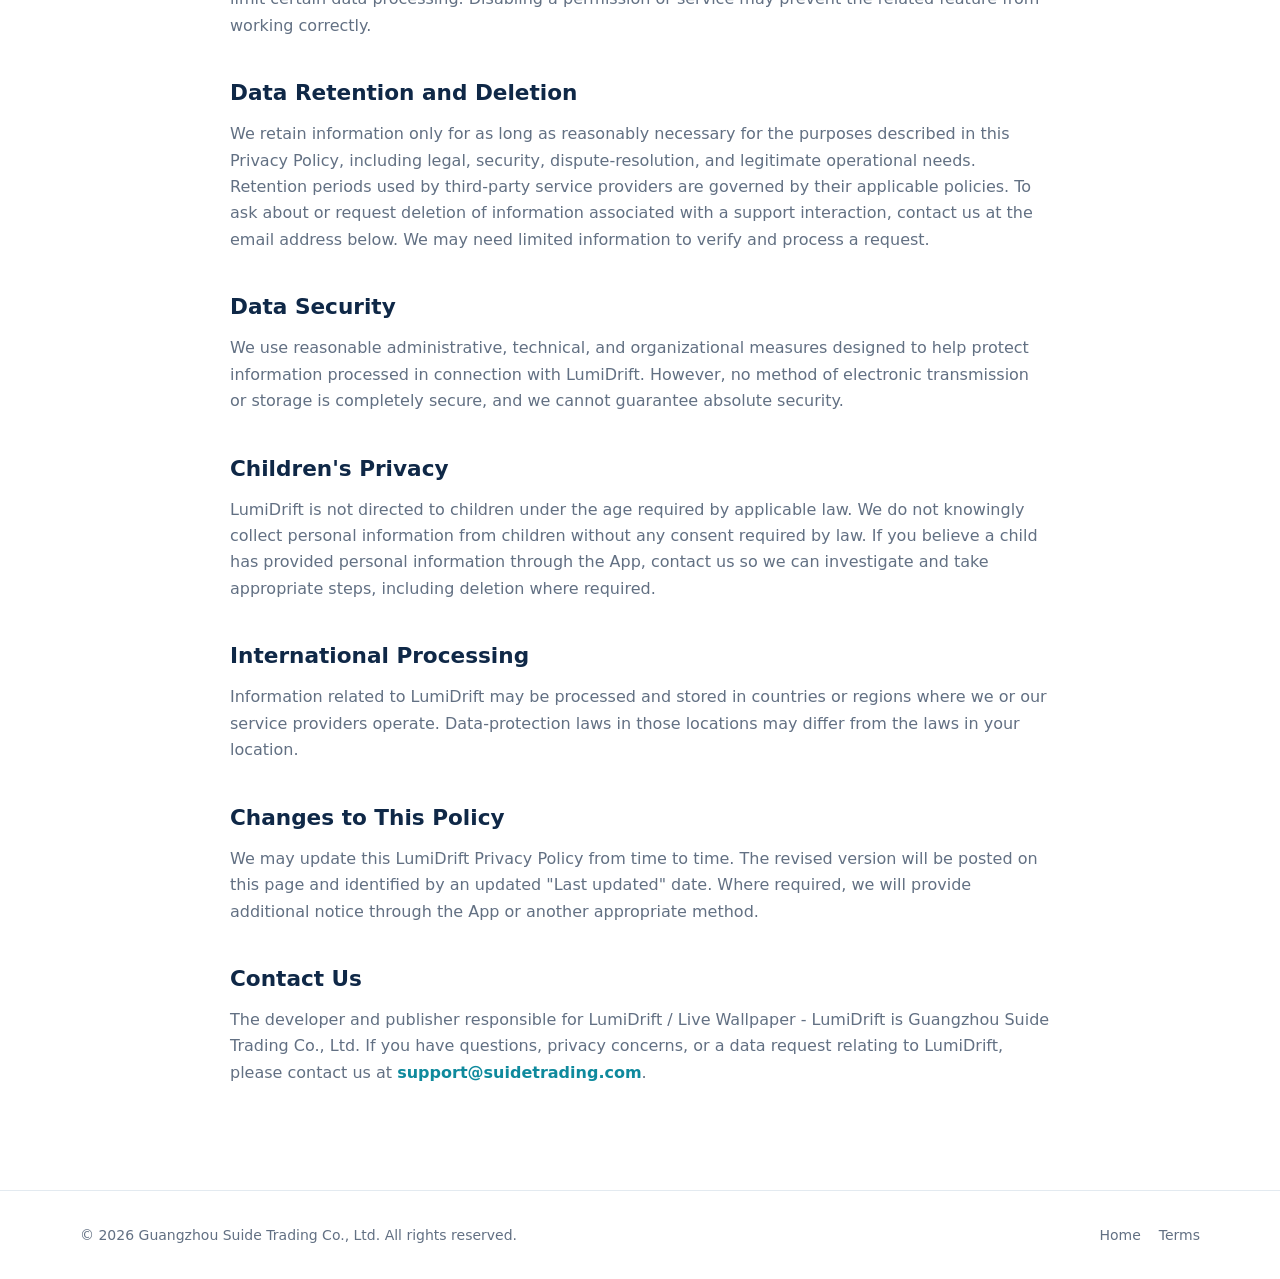
<file: lumidrift-privacy-policy-no-ads.html>
<!doctype html>
<html lang="en">
  <head>
    <meta charset="utf-8">
    <meta name="viewport" content="width=device-width, initial-scale=1">
    <meta name="description" content="Privacy Policy for LumiDrift / Live Wallpaper - LumiDrift, developed and published by Guangzhou Suide Trading Co., Ltd.">
    <meta name="theme-color" content="#0f2847">
    <title>Privacy Policy for LumiDrift | Guangzhou Suide Trading Co., Ltd.</title>
    <link rel="canonical" href="https://suidetrading.com/lumidrift-privacy-policy.html">
    <link rel="icon" href="./assets/favicon.svg" type="image/svg+xml">
    <link rel="stylesheet" href="./assets/css/styles.css">
  </head>
  <body>
    <header class="site-header">
      <nav class="nav container" aria-label="Primary navigation">
        <a class="brand" href="./" aria-label="Suide Trading home">
          <img class="brand-logo" src="./assets/logo.svg" alt="" width="38" height="38">
          <span>Suide Trading</span>
        </a>
        <button class="nav-toggle" type="button" aria-expanded="false" aria-controls="nav-menu">
          <span class="sr-only">Toggle navigation</span>
          <span></span>
          <span></span>
          <span></span>
        </button>
        <div class="nav-links" id="nav-menu">
          <a href="./">Home</a>
          <a href="./#about">About</a>
          <a href="./#products">Products</a>
          <a href="./#contact">Contact</a>
          <a href="./lumidrift-privacy-policy.html" aria-current="page">Privacy</a>
        </div>
      </nav>
    </header>

    <main class="legal-main">
      <article class="container legal">
        <p class="eyebrow">Legal</p>
        <h1>Privacy Policy for LumiDrift</h1>
        <p class="updated">Last updated: August 10, 2026</p>

        <p>
          This Privacy Policy applies specifically to <strong>LumiDrift / Live Wallpaper -
          LumiDrift</strong> (the "App"), developed and published by <strong>Guangzhou Suide
          Trading Co., Ltd.</strong> ("we", "us", or "our"). It explains how information may be
          collected, used, shared, retained, and protected when you use the App or contact us for
          support.
        </p>

        <h2>Information We May Collect</h2>
        <p>
          When you use LumiDrift, the App and service providers used by the App may automatically
          process technical information such as app usage data, device and operating system
          information, crash logs, diagnostics, analytics data, and an approximate location
          inferred from device or network information. We may also receive
          information that you choose to provide when you contact us for support.
        </p>
        <p>
          The specific information processed depends on the App features you use, your device and
          privacy settings, the permissions you grant, and the availability of analytics or
          diagnostic services in your region.
        </p>

        <h2>How We Use Information</h2>
        <p>
          We may use information to provide and maintain LumiDrift and its live-wallpaper features;
          measure App performance and usage; diagnose crashes and technical issues; improve quality
          and user experience; prevent fraud, abuse, and security incidents; respond to support
          requests; and comply with applicable laws and Google Play requirements.
        </p>

        <h2>Third-Party Services and Data Sharing</h2>
        <p>
          LumiDrift may use third-party services such as Google Play Services, Firebase, analytics
          providers, crash-reporting tools, and hosting providers. These providers may
          process information on our behalf or under their own privacy policies to deliver their
          services. We may also disclose information when required by law, to protect users or the
          App, or as part of a business transfer. We do not sell personal information for money.
        </p>

        <h2>Advertising</h2>
        <p>
          The current version of LumiDrift does not display advertising and does not use AdMob.
        </p>

        <h2>Analytics and Diagnostics</h2>
        <p>
          LumiDrift may process usage events, device details, crash logs, diagnostics, approximate
          location, and related technical information to analyze performance, improve the App, and
          understand aggregate usage patterns.
        </p>

        <h2>App Permissions and User Controls</h2>
        <p>
          LumiDrift may request device permissions only when needed for an App feature. You can
          review or revoke permissions through your device settings and can use available platform
          privacy controls to limit certain data processing. Disabling a permission or service may
          prevent the related feature from working correctly.
        </p>

        <h2>Data Retention and Deletion</h2>
        <p>
          We retain information only for as long as reasonably necessary for the purposes described
          in this Privacy Policy, including legal, security, dispute-resolution, and legitimate
          operational needs. Retention periods used by third-party service providers are governed
          by their applicable policies. To ask about or request deletion of information associated
          with a support interaction, contact us at the email address below. We may need limited
          information to verify and process a request.
        </p>

        <h2>Data Security</h2>
        <p>
          We use reasonable administrative, technical, and organizational measures designed to help
          protect information processed in connection with LumiDrift. However, no method of
          electronic transmission or storage is completely secure, and we cannot guarantee absolute
          security.
        </p>

        <h2>Children's Privacy</h2>
        <p>
          LumiDrift is not directed to children under the age required by applicable law. We do not
          knowingly collect personal information from children without any consent required by law.
          If you believe a child has provided personal information through the App, contact us so we
          can investigate and take appropriate steps, including deletion where required.
        </p>

        <h2>International Processing</h2>
        <p>
          Information related to LumiDrift may be processed and stored in countries or regions where
          we or our service providers operate. Data-protection laws in those locations may differ
          from the laws in your location.
        </p>

        <h2>Changes to This Policy</h2>
        <p>
          We may update this LumiDrift Privacy Policy from time to time. The revised version will be
          posted on this page and identified by an updated "Last updated" date. Where required, we
          will provide additional notice through the App or another appropriate method.
        </p>

        <h2>Contact Us</h2>
        <p>
          The developer and publisher responsible for LumiDrift / Live Wallpaper - LumiDrift is
          Guangzhou Suide Trading Co., Ltd. If you have questions, privacy concerns, or a data
          request relating to LumiDrift, please contact us at
          <a href="mailto:support@suidetrading.com">support@suidetrading.com</a>.
        </p>
      </article>
    </main>

    <footer class="site-footer">
      <div class="container footer-inner">
        <p>&copy; 2026 Guangzhou Suide Trading Co., Ltd. All rights reserved.</p>
        <div>
          <a href="./">Home</a>
          <a href="./terms.html">Terms</a>
        </div>
      </div>
    </footer>

    <script src="./assets/js/main.js" defer></script>
  </body>
</html>
</file>
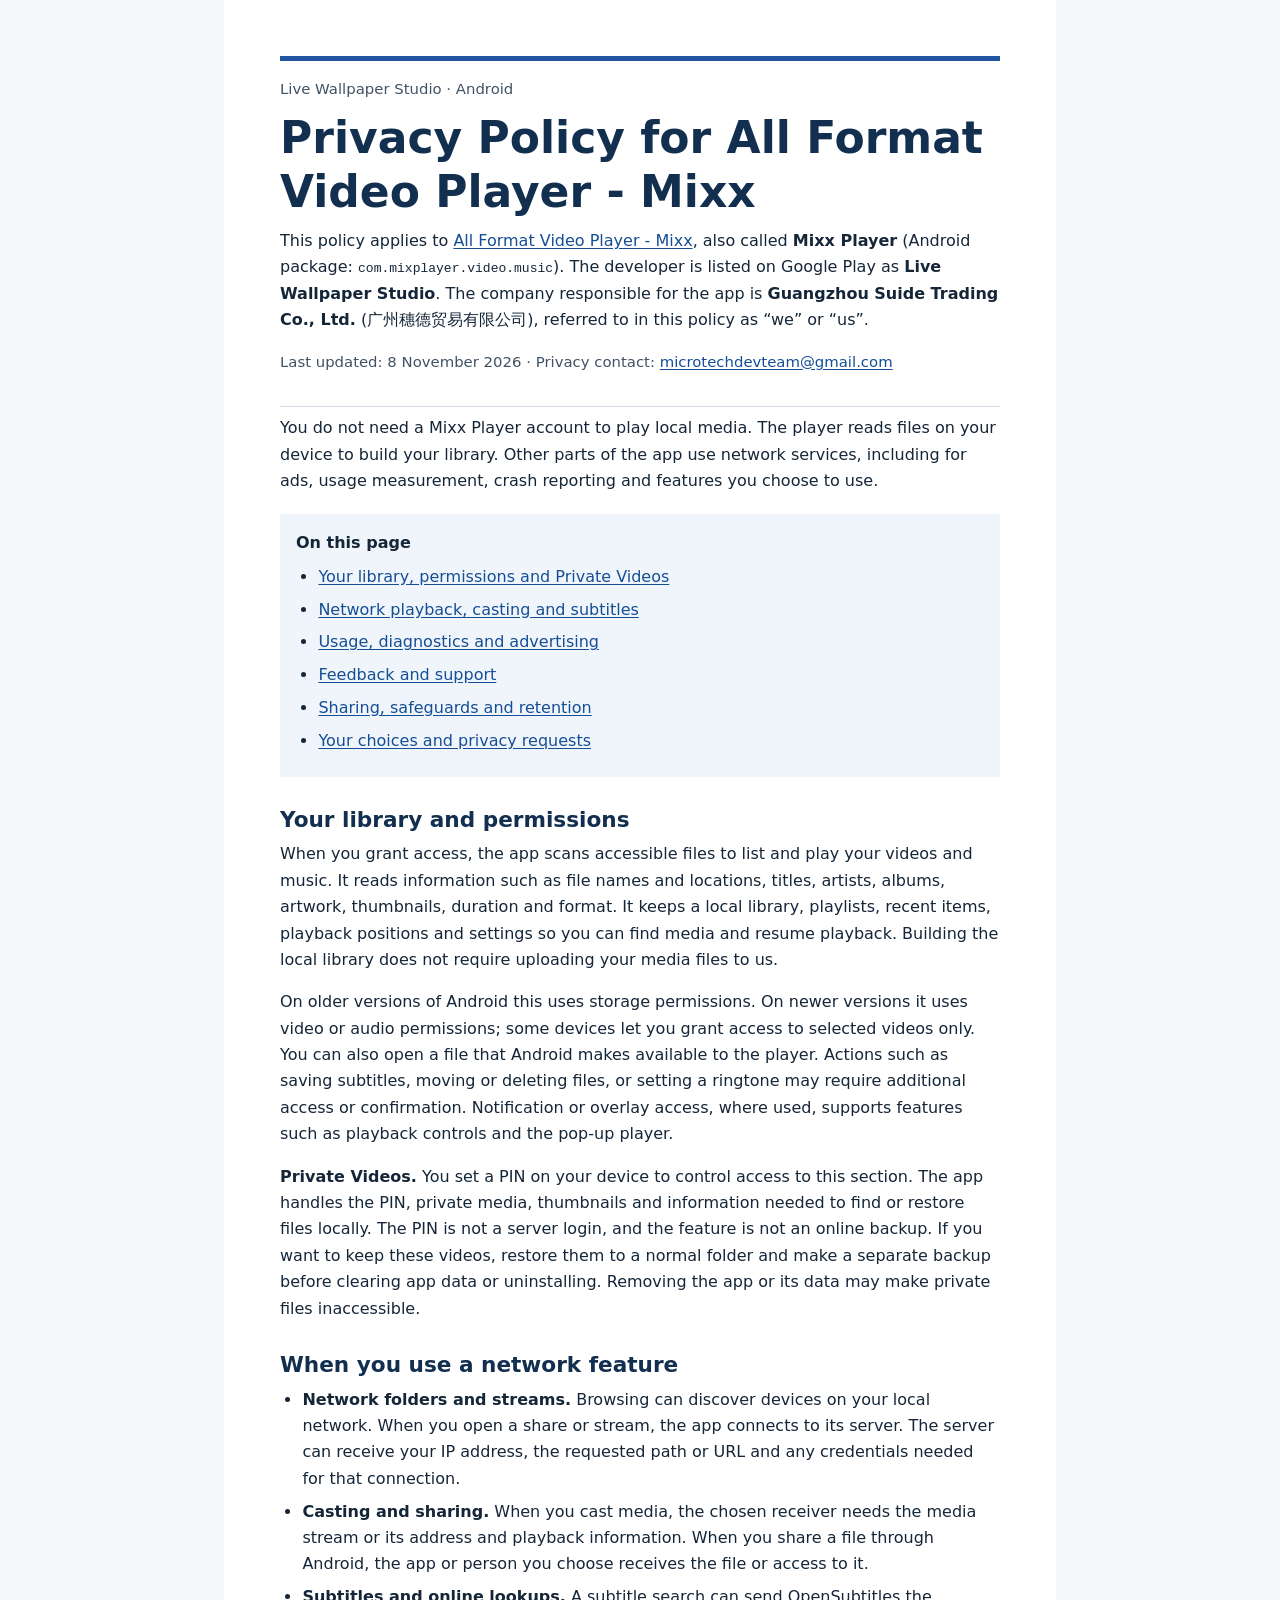
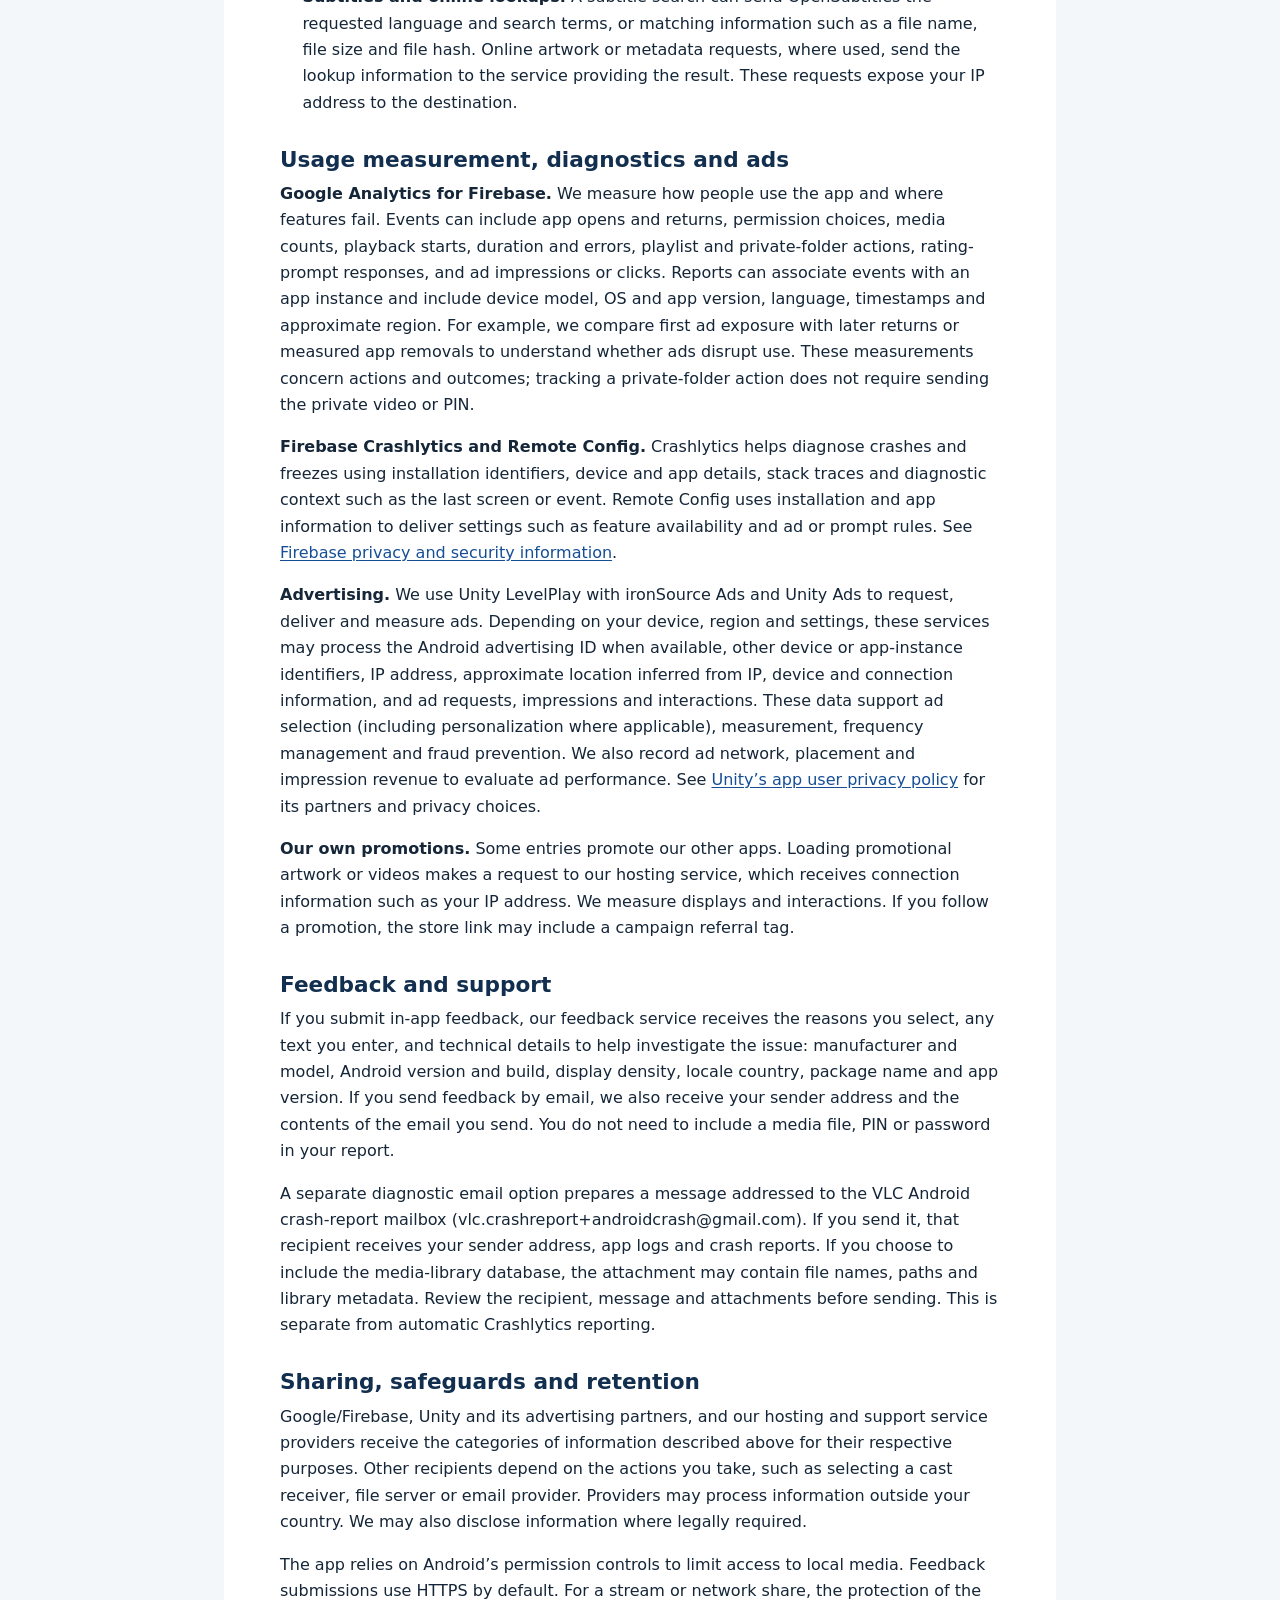
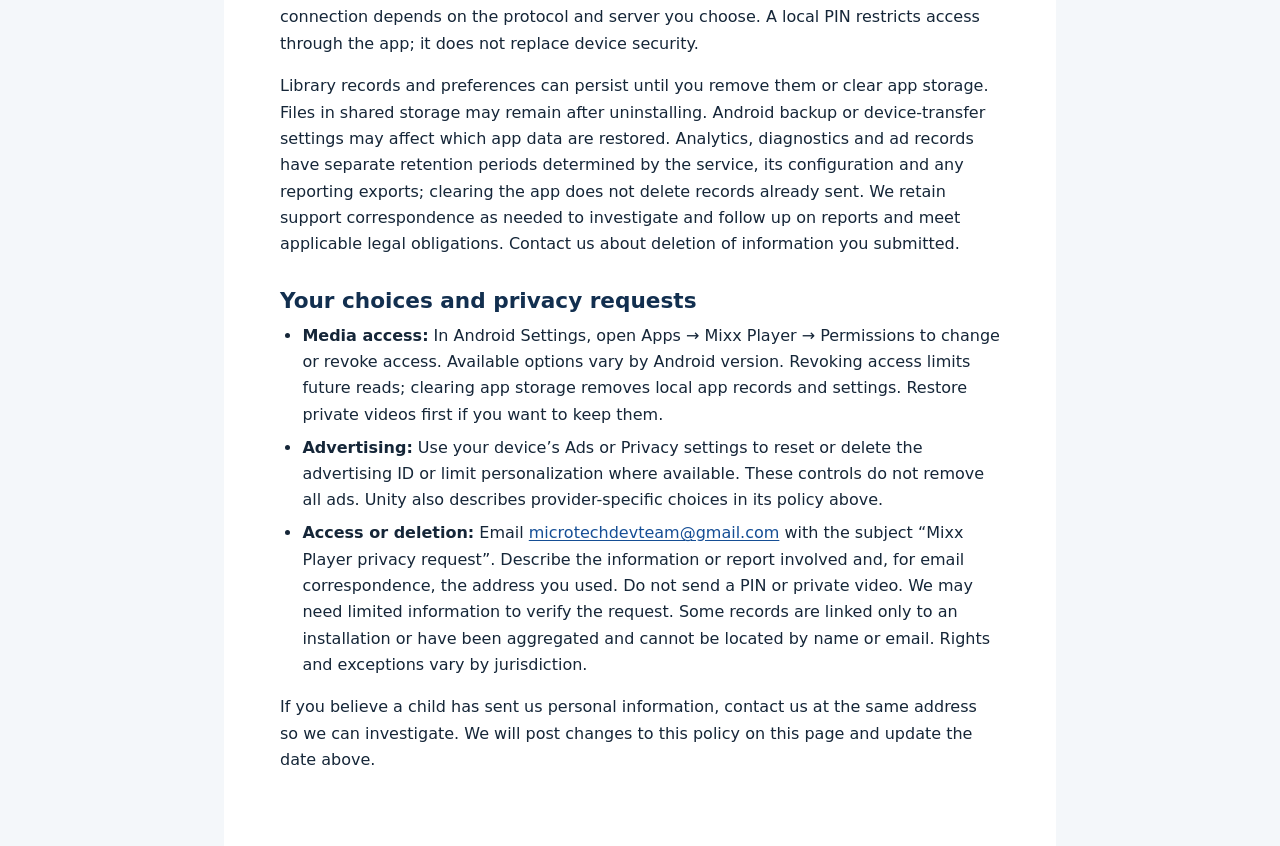
<file: mixxplayer-privacy-policy.html>
<!doctype html>
<html lang="en">
<head>
  <meta charset="utf-8">
  <meta name="viewport" content="width=device-width,initial-scale=1">
  <title>Privacy Policy for All Format Video Player - Mixx | Live Wallpaper Studio</title>
  <meta name="description" content="How Live Wallpaper Studio handles media access, playback data, diagnostics, feedback and advertising in Mixx Player for Android.">
  <style>
    :root { color-scheme:light; font-family:system-ui,-apple-system,"Segoe UI",sans-serif; color:#152638; background:#f4f7fa }
    * { box-sizing:border-box }
    body { margin:0 }
    main { max-width:52rem; margin:0 auto; background:white; padding:clamp(1rem,5vw,3.5rem); line-height:1.65; overflow-wrap:anywhere }
    header { border-top:5px solid #2256a3; border-bottom:1px solid #d4dce5; padding:1rem 0 }
    h1,h2 { line-height:1.22; color:#122f4f }
    h1 { font-size:clamp(1.9rem,5vw,2.75rem); margin:.6rem 0 }
    h2 { font-size:1.35rem; margin:1.9rem 0 .5rem }
    p,ul { margin:.5rem 0 1rem }
    ul { padding-left:1.4rem }
    li { margin:.4rem 0 }
    a { color:#154e95; text-underline-offset:.15em }
    a:focus-visible { outline:3px solid #154e95; outline-offset:3px }
    nav { margin-top:1.2rem; padding:1rem; background:#eff5fa }
    nav ul { margin-bottom:0 }
    .byline { font-size:.93rem; color:#415264 }
    @media print { body,main { background:white } main { padding:0 } nav { display:none } h2 { break-after:avoid } }
  </style>
</head>
<body><main>
<header>
  <div class="byline">Live Wallpaper Studio · Android</div>
  <h1>Privacy Policy for All Format Video Player - Mixx</h1>
  <p>This policy applies to <a href="https://play.google.com/store/apps/details?id=com.mixplayer.video.music">All Format Video Player - Mixx</a>, also called <strong>Mixx Player</strong> (Android package: <code>com.mixplayer.video.music</code>). The developer is listed on Google Play as <strong>Live Wallpaper Studio</strong>. The company responsible for the app is <strong>Guangzhou Suide Trading Co., Ltd.</strong> (<span lang="zh-Hans">广州穗德贸易有限公司</span>), referred to in this policy as “we” or “us”.</p>
  <p class="byline">Last updated: <time datetime="2026-11-08">8 November 2026</time> · Privacy contact: <a href="mailto:microtechdevteam@gmail.com">microtechdevteam@gmail.com</a></p>
</header>
<p>You do not need a Mixx Player account to play local media. The player reads files on your device to build your library. Other parts of the app use network services, including for ads, usage measurement, crash reporting and features you choose to use.</p>
<nav aria-label="Policy sections"><strong>On this page</strong>
<ul><li><a href="#library">Your library, permissions and Private Videos</a></li>
<li><a href="#network">Network playback, casting and subtitles</a></li>
<li><a href="#measurement">Usage, diagnostics and advertising</a></li>
<li><a href="#support">Feedback and support</a></li>
<li><a href="#retention">Sharing, safeguards and retention</a></li>
<li><a href="#choices">Your choices and privacy requests</a></li></ul></nav>

<section id="library"><h2>Your library and permissions</h2>
<p>When you grant access, the app scans accessible files to list and play your videos and music. It reads information such as file names and locations, titles, artists, albums, artwork, thumbnails, duration and format. It keeps a local library, playlists, recent items, playback positions and settings so you can find media and resume playback. Building the local library does not require uploading your media files to us.</p>
<p>On older versions of Android this uses storage permissions. On newer versions it uses video or audio permissions; some devices let you grant access to selected videos only. You can also open a file that Android makes available to the player. Actions such as saving subtitles, moving or deleting files, or setting a ringtone may require additional access or confirmation. Notification or overlay access, where used, supports features such as playback controls and the pop-up player.</p>
<p><strong>Private Videos.</strong> You set a PIN on your device to control access to this section. The app handles the PIN, private media, thumbnails and information needed to find or restore files locally. The PIN is not a server login, and the feature is not an online backup. If you want to keep these videos, restore them to a normal folder and make a separate backup before clearing app data or uninstalling. Removing the app or its data may make private files inaccessible.</p>
</section>

<section id="network"><h2>When you use a network feature</h2>
<ul><li><strong>Network folders and streams.</strong> Browsing can discover devices on your local network. When you open a share or stream, the app connects to its server. The server can receive your IP address, the requested path or URL and any credentials needed for that connection.</li>
<li><strong>Casting and sharing.</strong> When you cast media, the chosen receiver needs the media stream or its address and playback information. When you share a file through Android, the app or person you choose receives the file or access to it.</li>
<li><strong>Subtitles and online lookups.</strong> A subtitle search can send OpenSubtitles the requested language and search terms, or matching information such as a file name, file size and file hash. Online artwork or metadata requests, where used, send the lookup information to the service providing the result. These requests expose your IP address to the destination.</li></ul>
</section>

<section id="measurement"><h2>Usage measurement, diagnostics and ads</h2>
<p><strong>Google Analytics for Firebase.</strong> We measure how people use the app and where features fail. Events can include app opens and returns, permission choices, media counts, playback starts, duration and errors, playlist and private-folder actions, rating-prompt responses, and ad impressions or clicks. Reports can associate events with an app instance and include device model, OS and app version, language, timestamps and approximate region. For example, we compare first ad exposure with later returns or measured app removals to understand whether ads disrupt use. These measurements concern actions and outcomes; tracking a private-folder action does not require sending the private video or PIN.</p>
<p><strong>Firebase Crashlytics and Remote Config.</strong> Crashlytics helps diagnose crashes and freezes using installation identifiers, device and app details, stack traces and diagnostic context such as the last screen or event. Remote Config uses installation and app information to deliver settings such as feature availability and ad or prompt rules. See <a href="https://firebase.google.com/support/privacy">Firebase privacy and security information</a>.</p>
<p><strong>Advertising.</strong> We use Unity LevelPlay with ironSource Ads and Unity Ads to request, deliver and measure ads. Depending on your device, region and settings, these services may process the Android advertising ID when available, other device or app-instance identifiers, IP address, approximate location inferred from IP, device and connection information, and ad requests, impressions and interactions. These data support ad selection (including personalization where applicable), measurement, frequency management and fraud prevention. We also record ad network, placement and impression revenue to evaluate ad performance. See <a href="https://unity.com/legal/game-player-and-app-user-privacy-policy">Unity’s app user privacy policy</a> for its partners and privacy choices.</p>
<p><strong>Our own promotions.</strong> Some entries promote our other apps. Loading promotional artwork or videos makes a request to our hosting service, which receives connection information such as your IP address. We measure displays and interactions. If you follow a promotion, the store link may include a campaign referral tag.</p>
</section>

<section id="support"><h2>Feedback and support</h2>
<p>If you submit in-app feedback, our feedback service receives the reasons you select, any text you enter, and technical details to help investigate the issue: manufacturer and model, Android version and build, display density, locale country, package name and app version. If you send feedback by email, we also receive your sender address and the contents of the email you send. You do not need to include a media file, PIN or password in your report.</p>
<p>A separate diagnostic email option prepares a message addressed to the VLC Android crash-report mailbox (vlc.crashreport+androidcrash@gmail.com). If you send it, that recipient receives your sender address, app logs and crash reports. If you choose to include the media-library database, the attachment may contain file names, paths and library metadata. Review the recipient, message and attachments before sending. This is separate from automatic Crashlytics reporting.</p>
</section>

<section id="retention"><h2>Sharing, safeguards and retention</h2>
<p>Google/Firebase, Unity and its advertising partners, and our hosting and support service providers receive the categories of information described above for their respective purposes. Other recipients depend on the actions you take, such as selecting a cast receiver, file server or email provider. Providers may process information outside your country. We may also disclose information where legally required.</p>
<p>The app relies on Android’s permission controls to limit access to local media. Feedback submissions use HTTPS by default. For a stream or network share, the protection of the connection depends on the protocol and server you choose. A local PIN restricts access through the app; it does not replace device security.</p>
<p>Library records and preferences can persist until you remove them or clear app storage. Files in shared storage may remain after uninstalling. Android backup or device-transfer settings may affect which app data are restored. Analytics, diagnostics and ad records have separate retention periods determined by the service, its configuration and any reporting exports; clearing the app does not delete records already sent. We retain support correspondence as needed to investigate and follow up on reports and meet applicable legal obligations. Contact us about deletion of information you submitted.</p>
</section>

<section id="choices"><h2>Your choices and privacy requests</h2>
<ul><li><strong>Media access:</strong> In Android Settings, open Apps → Mixx Player → Permissions to change or revoke access. Available options vary by Android version. Revoking access limits future reads; clearing app storage removes local app records and settings. Restore private videos first if you want to keep them.</li>
<li><strong>Advertising:</strong> Use your device’s Ads or Privacy settings to reset or delete the advertising ID or limit personalization where available. These controls do not remove all ads. Unity also describes provider-specific choices in its policy above.</li>
<li><strong>Access or deletion:</strong> Email <a href="mailto:microtechdevteam@gmail.com">microtechdevteam@gmail.com</a> with the subject “Mixx Player privacy request”. Describe the information or report involved and, for email correspondence, the address you used. Do not send a PIN or private video. We may need limited information to verify the request. Some records are linked only to an installation or have been aggregated and cannot be located by name or email. Rights and exceptions vary by jurisdiction.</li></ul>
<p>If you believe a child has sent us personal information, contact us at the same address so we can investigate. We will post changes to this policy on this page and update the date above.</p>
</section>
</main></body></html>
</file>
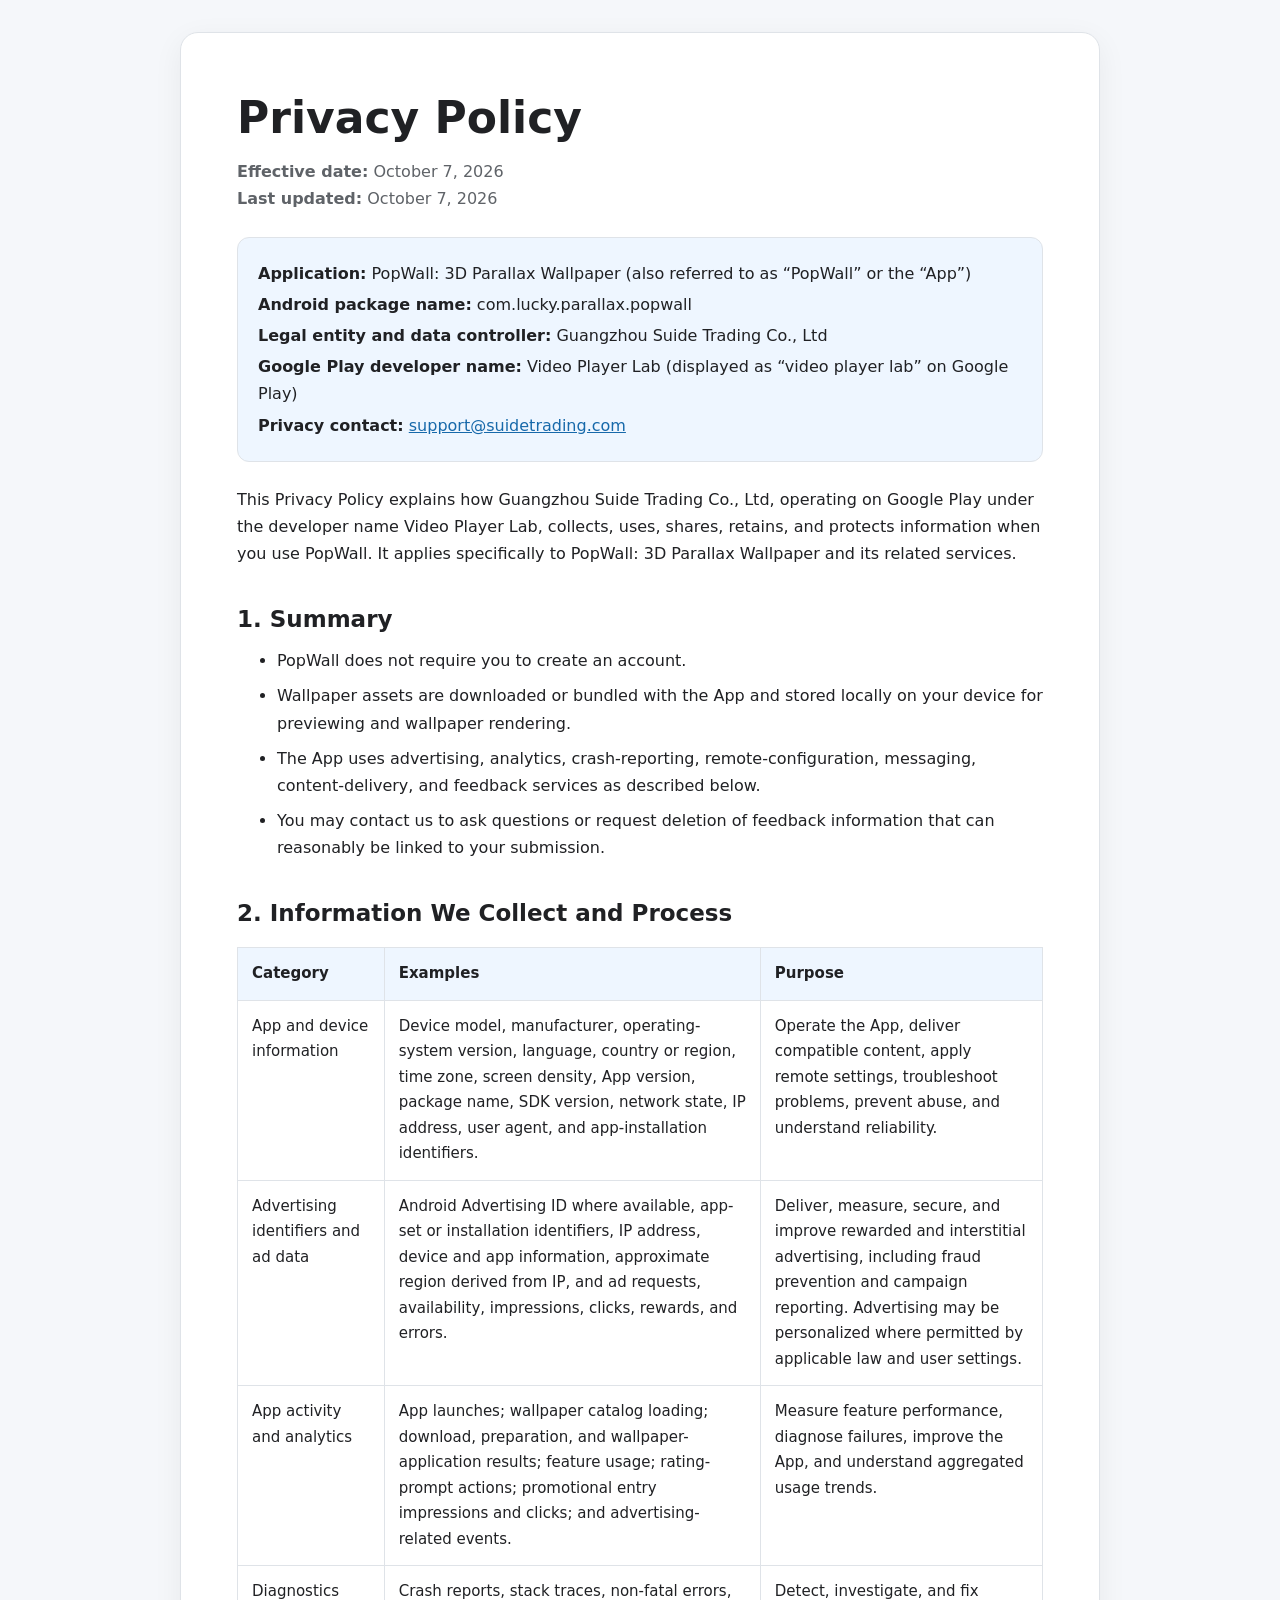
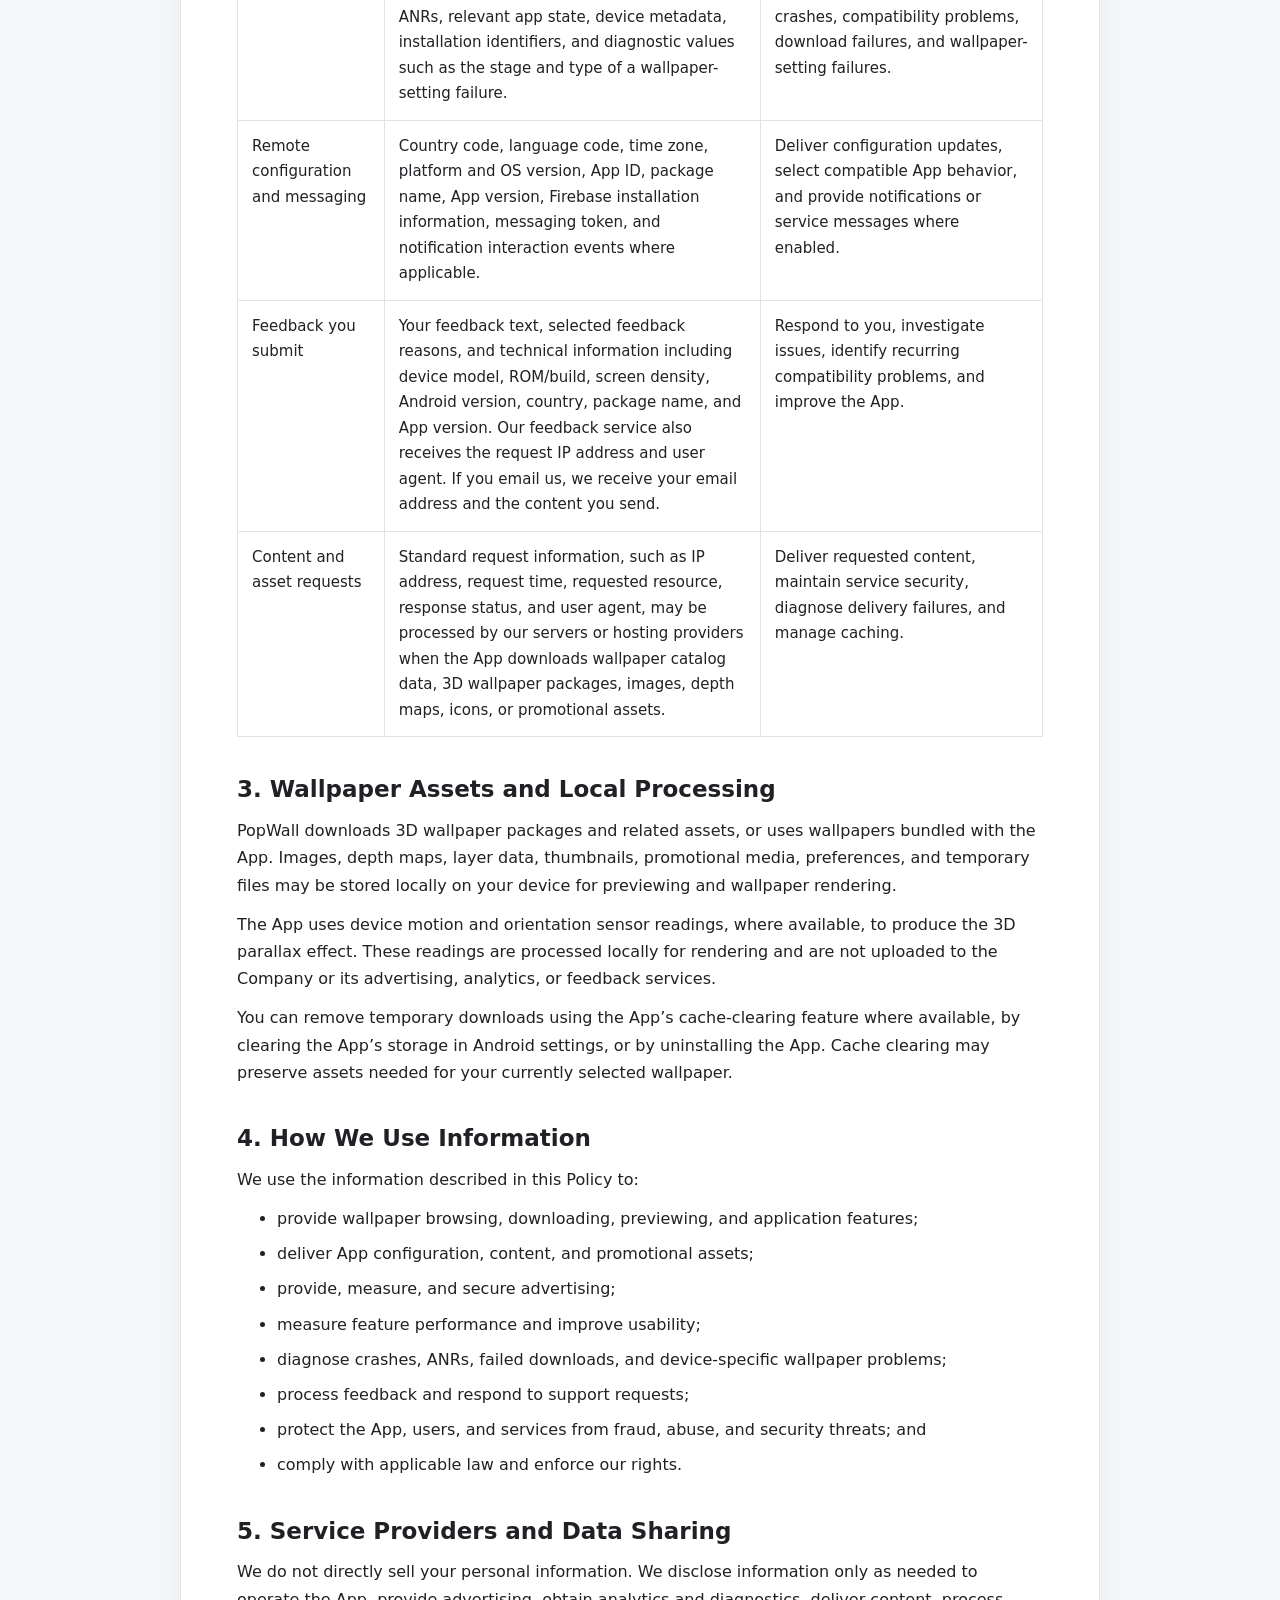
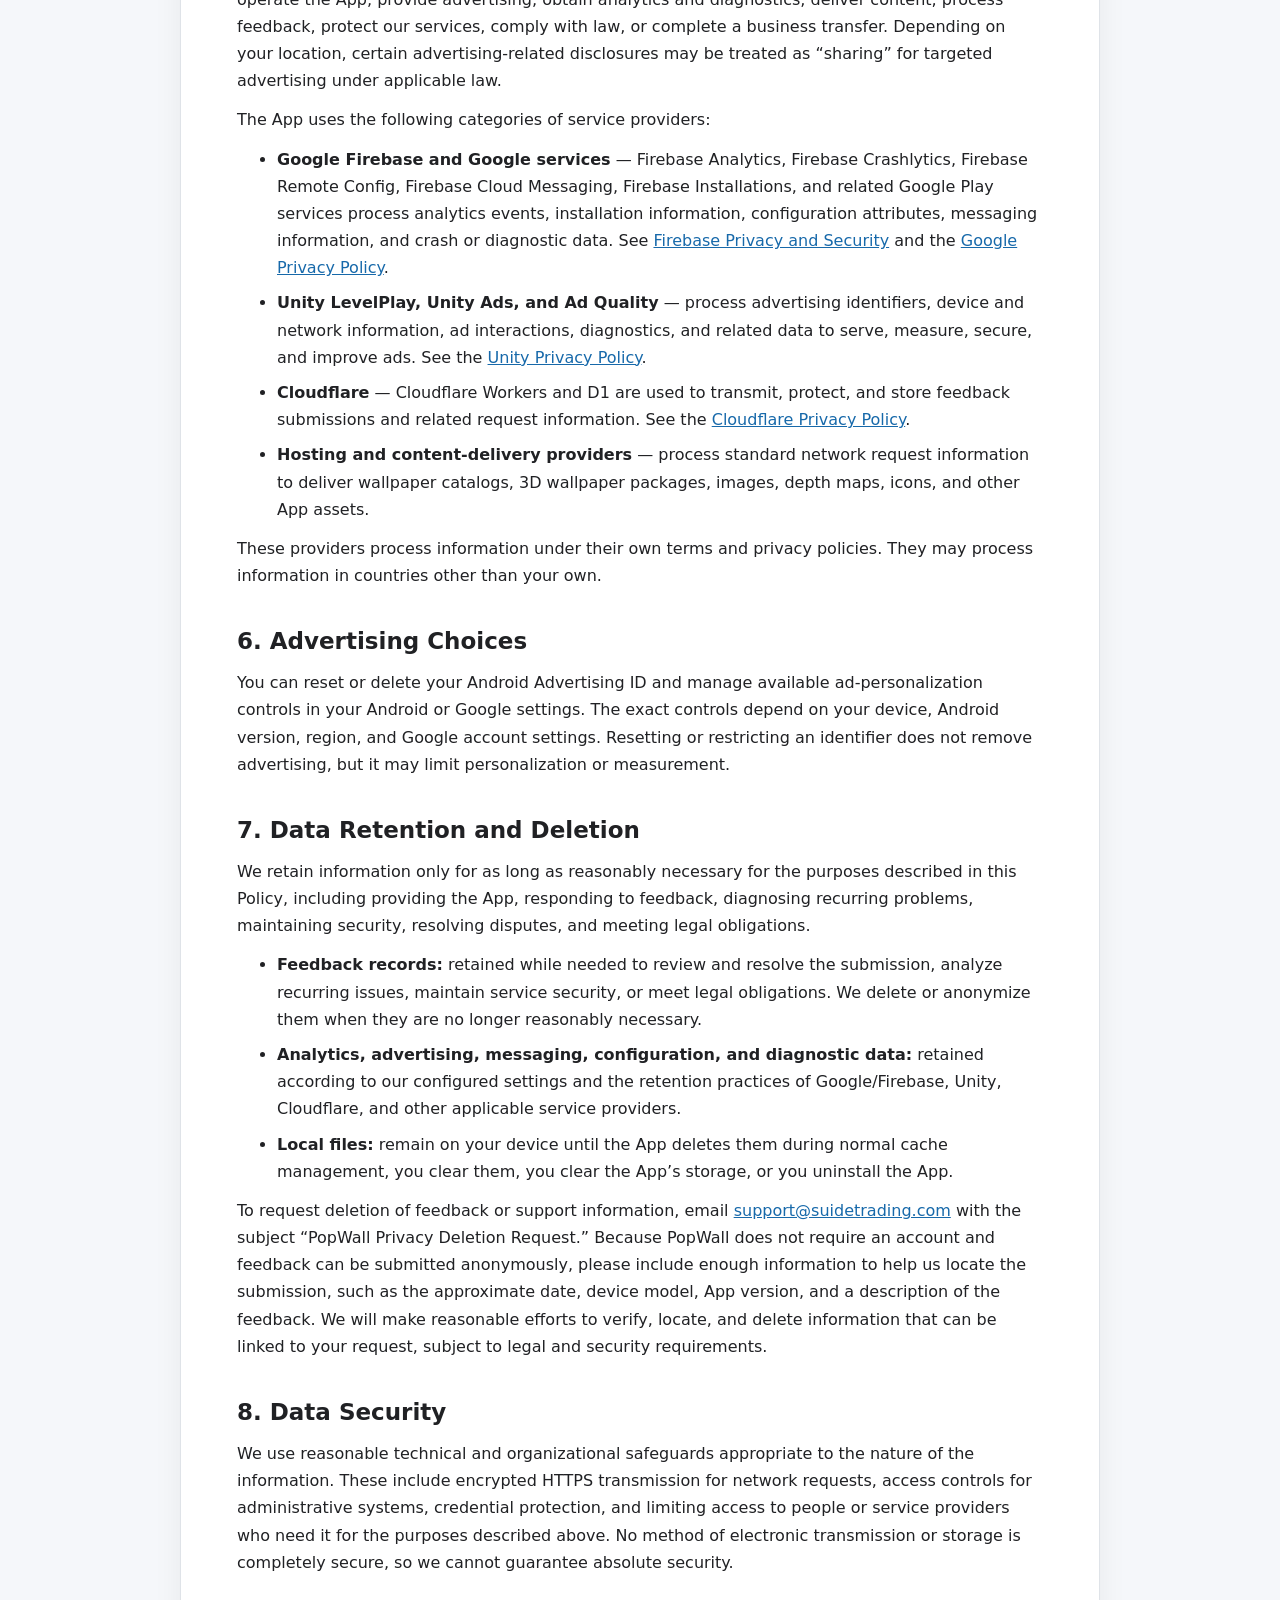
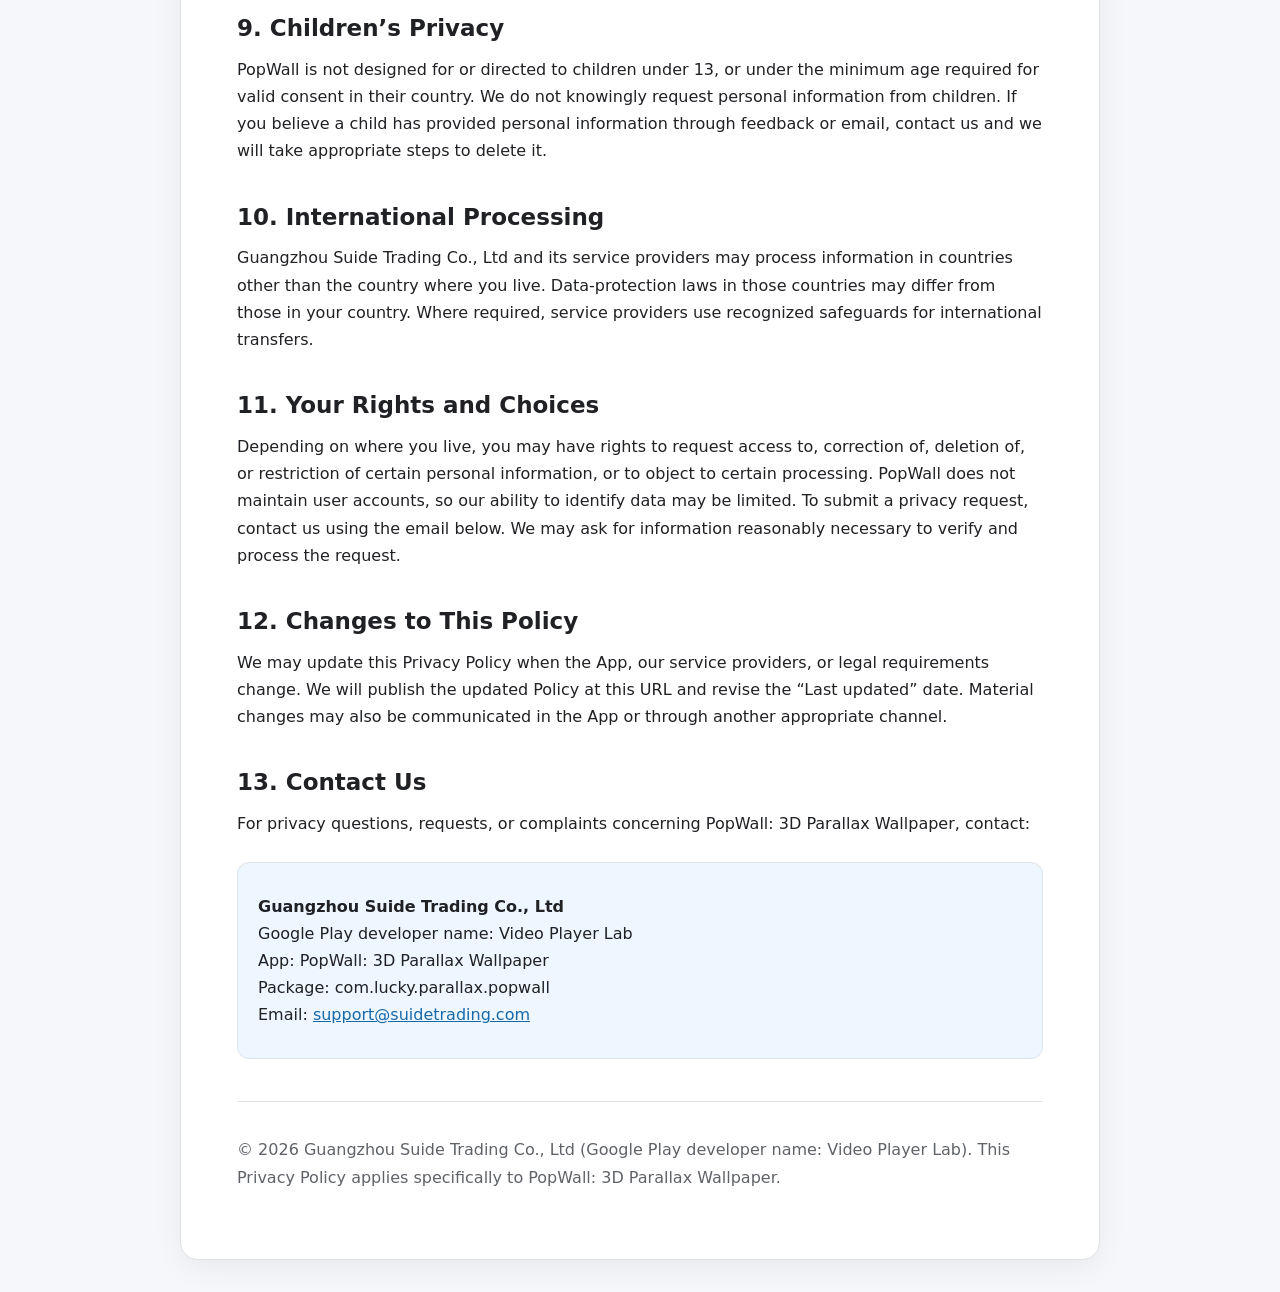
<file: popwall-privacy-policy.html>
<!doctype html>
<html lang="en">
<head>
  <meta charset="utf-8">
  <meta name="viewport" content="width=device-width, initial-scale=1">
  <meta name="description" content="Privacy Policy for PopWall: 3D Parallax Wallpaper (com.lucky.parallax.popwall), provided by Guangzhou Suide Trading Co., Ltd under the Google Play developer name Video Player Lab.">
  <title>Privacy Policy - PopWall: 3D Parallax Wallpaper</title>
  <style>
    :root {
      color-scheme: light dark;
      --background: #f5f7fa;
      --surface: #ffffff;
      --text: #202124;
      --muted: #5f6368;
      --border: #dfe3e8;
      --accent: #1769aa;
      --notice: #eef6ff;
    }

    @media (prefers-color-scheme: dark) {
      :root {
        --background: #111418;
        --surface: #1b1f24;
        --text: #edf1f5;
        --muted: #b4bdc7;
        --border: #343b44;
        --accent: #74b9ff;
        --notice: #17283a;
      }
    }

    * {
      box-sizing: border-box;
    }

    body {
      margin: 0;
      background: var(--background);
      color: var(--text);
      font: 16px/1.7 system-ui, -apple-system, BlinkMacSystemFont, "Segoe UI", sans-serif;
    }

    main {
      width: min(920px, calc(100% - 32px));
      margin: 32px auto;
      padding: clamp(24px, 5vw, 56px);
      background: var(--surface);
      border: 1px solid var(--border);
      border-radius: 18px;
      box-shadow: 0 8px 30px rgba(0, 0, 0, 0.06);
    }

    h1,
    h2 {
      line-height: 1.3;
    }

    h1 {
      margin: 0 0 8px;
      font-size: clamp(30px, 5vw, 44px);
    }

    h2 {
      margin: 38px 0 12px;
      font-size: 23px;
    }

    p,
    ul {
      margin: 12px 0;
    }

    li + li {
      margin-top: 8px;
    }

    a {
      color: var(--accent);
      overflow-wrap: anywhere;
    }

    .meta {
      color: var(--muted);
    }

    .identity,
    .notice {
      margin: 24px 0;
      padding: 18px 20px;
      border: 1px solid var(--border);
      border-radius: 12px;
      background: var(--notice);
    }

    .identity p {
      margin: 4px 0;
    }

    table {
      width: 100%;
      margin: 18px 0;
      border-collapse: collapse;
      font-size: 15px;
    }

    th,
    td {
      padding: 13px 14px;
      border: 1px solid var(--border);
      text-align: left;
      vertical-align: top;
    }

    th {
      background: var(--notice);
    }

    footer {
      margin-top: 42px;
      padding-top: 22px;
      border-top: 1px solid var(--border);
      color: var(--muted);
    }

    @media (max-width: 640px) {
      main {
        width: 100%;
        margin: 0;
        border: 0;
        border-radius: 0;
        box-shadow: none;
      }

      table,
      thead,
      tbody,
      tr,
      th,
      td {
        display: block;
      }

      thead {
        position: absolute;
        width: 1px;
        height: 1px;
        overflow: hidden;
        clip: rect(0 0 0 0);
      }

      tr + tr {
        margin-top: 12px;
      }

      td {
        border-top: 0;
      }

      td:first-child {
        border-top: 1px solid var(--border);
        background: var(--notice);
        font-weight: 700;
      }
    }
  </style>
</head>
<body>
<main>
  <header>
    <h1>Privacy Policy</h1>
    <p class="meta"><strong>Effective date:</strong> October 7, 2026<br>
      <strong>Last updated:</strong> October 7, 2026</p>
  </header>

  <section class="identity" aria-label="Application and developer information">
    <p><strong>Application:</strong> PopWall: 3D Parallax Wallpaper (also referred to as “PopWall” or the “App”)</p>
    <p><strong>Android package name:</strong> com.lucky.parallax.popwall</p>
    <p><strong>Legal entity and data controller:</strong> Guangzhou Suide Trading Co., Ltd</p>
    <p><strong>Google Play developer name:</strong> Video Player Lab (displayed as “video player lab” on Google Play)</p>
    <p><strong>Privacy contact:</strong> <a href="mailto:support@suidetrading.com">support@suidetrading.com</a></p>
  </section>

  <p>This Privacy Policy explains how Guangzhou Suide Trading Co., Ltd, operating on Google Play under the developer name Video Player Lab, collects, uses, shares, retains, and protects information when you use PopWall. It applies specifically to PopWall: 3D Parallax Wallpaper and its related services.</p>

  <h2>1. Summary</h2>
  <ul>
    <li>PopWall does not require you to create an account.</li>
    <li>Wallpaper assets are downloaded or bundled with the App and stored locally on your device for previewing and wallpaper rendering.</li>
    <li>The App uses advertising, analytics, crash-reporting, remote-configuration, messaging, content-delivery, and feedback services as described below.</li>
    <li>You may contact us to ask questions or request deletion of feedback information that can reasonably be linked to your submission.</li>
  </ul>

  <h2>2. Information We Collect and Process</h2>
  <table>
    <thead>
    <tr>
      <th>Category</th>
      <th>Examples</th>
      <th>Purpose</th>
    </tr>
    </thead>
    <tbody>
    <tr>
      <td>App and device information</td>
      <td>Device model, manufacturer, operating-system version, language, country or region, time zone, screen density, App version, package name, SDK version, network state, IP address, user agent, and app-installation identifiers.</td>
      <td>Operate the App, deliver compatible content, apply remote settings, troubleshoot problems, prevent abuse, and understand reliability.</td>
    </tr>
    <tr>
      <td>Advertising identifiers and ad data</td>
      <td>Android Advertising ID where available, app-set or installation identifiers, IP address, device and app information, approximate region derived from IP, and ad requests, availability, impressions, clicks, rewards, and errors.</td>
      <td>Deliver, measure, secure, and improve rewarded and interstitial advertising, including fraud prevention and campaign reporting. Advertising may be personalized where permitted by applicable law and user settings.</td>
    </tr>
    <tr>
      <td>App activity and analytics</td>
      <td>App launches; wallpaper catalog loading; download, preparation, and wallpaper-application results; feature usage; rating-prompt actions; promotional entry impressions and clicks; and advertising-related events.</td>
      <td>Measure feature performance, diagnose failures, improve the App, and understand aggregated usage trends.</td>
    </tr>
    <tr>
      <td>Diagnostics</td>
      <td>Crash reports, stack traces, non-fatal errors, ANRs, relevant app state, device metadata, installation identifiers, and diagnostic values such as the stage and type of a wallpaper-setting failure.</td>
      <td>Detect, investigate, and fix crashes, compatibility problems, download failures, and wallpaper-setting failures.</td>
    </tr>
    <tr>
      <td>Remote configuration and messaging</td>
      <td>Country code, language code, time zone, platform and OS version, App ID, package name, App version, Firebase installation information, messaging token, and notification interaction events where applicable.</td>
      <td>Deliver configuration updates, select compatible App behavior, and provide notifications or service messages where enabled.</td>
    </tr>
    <tr>
      <td>Feedback you submit</td>
      <td>Your feedback text, selected feedback reasons, and technical information including device model, ROM/build, screen density, Android version, country, package name, and App version. Our feedback service also receives the request IP address and user agent. If you email us, we receive your email address and the content you send.</td>
      <td>Respond to you, investigate issues, identify recurring compatibility problems, and improve the App.</td>
    </tr>
    <tr>
      <td>Content and asset requests</td>
      <td>Standard request information, such as IP address, request time, requested resource, response status, and user agent, may be processed by our servers or hosting providers when the App downloads wallpaper catalog data, 3D wallpaper packages, images, depth maps, icons, or promotional assets.</td>
      <td>Deliver requested content, maintain service security, diagnose delivery failures, and manage caching.</td>
    </tr>
    </tbody>
  </table>

  <h2>3. Wallpaper Assets and Local Processing</h2>
  <p>PopWall downloads 3D wallpaper packages and related assets, or uses wallpapers bundled with the App. Images, depth maps, layer data, thumbnails, promotional media, preferences, and temporary files may be stored locally on your device for previewing and wallpaper rendering.</p>
  <p>The App uses device motion and orientation sensor readings, where available, to produce the 3D parallax effect. These readings are processed locally for rendering and are not uploaded to the Company or its advertising, analytics, or feedback services.</p>
  <p>You can remove temporary downloads using the App’s cache-clearing feature where available, by clearing the App’s storage in Android settings, or by uninstalling the App. Cache clearing may preserve assets needed for your currently selected wallpaper.</p>
  <h2>4. How We Use Information</h2>
  <p>We use the information described in this Policy to:</p>
  <ul>
    <li>provide wallpaper browsing, downloading, previewing, and application features;</li>
    <li>deliver App configuration, content, and promotional assets;</li>
    <li>provide, measure, and secure advertising;</li>
    <li>measure feature performance and improve usability;</li>
    <li>diagnose crashes, ANRs, failed downloads, and device-specific wallpaper problems;</li>
    <li>process feedback and respond to support requests;</li>
    <li>protect the App, users, and services from fraud, abuse, and security threats; and</li>
    <li>comply with applicable law and enforce our rights.</li>
  </ul>

  <h2>5. Service Providers and Data Sharing</h2>
  <p>We do not directly sell your personal information. We disclose information only as needed to operate the App, provide advertising, obtain analytics and diagnostics, deliver content, process feedback, protect our services, comply with law, or complete a business transfer. Depending on your location, certain advertising-related disclosures may be treated as “sharing” for targeted advertising under applicable law.</p>

  <p>The App uses the following categories of service providers:</p>
  <ul>
    <li><strong>Google Firebase and Google services</strong> — Firebase Analytics, Firebase Crashlytics, Firebase Remote Config, Firebase Cloud Messaging, Firebase Installations, and related Google Play services process analytics events, installation information, configuration attributes, messaging information, and crash or diagnostic data. See <a href="https://firebase.google.com/support/privacy" rel="noopener noreferrer">Firebase Privacy and Security</a> and the <a href="https://policies.google.com/privacy" rel="noopener noreferrer">Google Privacy Policy</a>.</li>
    <li><strong>Unity LevelPlay, Unity Ads, and Ad Quality</strong> — process advertising identifiers, device and network information, ad interactions, diagnostics, and related data to serve, measure, secure, and improve ads. See the <a href="https://unity.com/legal/privacy-policy" rel="noopener noreferrer">Unity Privacy Policy</a>.</li>
    <li><strong>Cloudflare</strong> — Cloudflare Workers and D1 are used to transmit, protect, and store feedback submissions and related request information. See the <a href="https://www.cloudflare.com/privacypolicy/" rel="noopener noreferrer">Cloudflare Privacy Policy</a>.</li>
    <li><strong>Hosting and content-delivery providers</strong> — process standard network request information to deliver wallpaper catalogs, 3D wallpaper packages, images, depth maps, icons, and other App assets.</li>
  </ul>

  <p>These providers process information under their own terms and privacy policies. They may process information in countries other than your own.</p>

  <h2>6. Advertising Choices</h2>
  <p>You can reset or delete your Android Advertising ID and manage available ad-personalization controls in your Android or Google settings. The exact controls depend on your device, Android version, region, and Google account settings. Resetting or restricting an identifier does not remove advertising, but it may limit personalization or measurement.</p>

  <h2>7. Data Retention and Deletion</h2>
  <p>We retain information only for as long as reasonably necessary for the purposes described in this Policy, including providing the App, responding to feedback, diagnosing recurring problems, maintaining security, resolving disputes, and meeting legal obligations.</p>
  <ul>
    <li><strong>Feedback records:</strong> retained while needed to review and resolve the submission, analyze recurring issues, maintain service security, or meet legal obligations. We delete or anonymize them when they are no longer reasonably necessary.</li>
    <li><strong>Analytics, advertising, messaging, configuration, and diagnostic data:</strong> retained according to our configured settings and the retention practices of Google/Firebase, Unity, Cloudflare, and other applicable service providers.</li>
    <li><strong>Local files:</strong> remain on your device until the App deletes them during normal cache management, you clear them, you clear the App’s storage, or you uninstall the App.</li>
  </ul>
  <p>To request deletion of feedback or support information, email <a href="mailto:support@suidetrading.com?subject=PopWall%20Privacy%20Deletion%20Request">support@suidetrading.com</a> with the subject “PopWall Privacy Deletion Request.” Because PopWall does not require an account and feedback can be submitted anonymously, please include enough information to help us locate the submission, such as the approximate date, device model, App version, and a description of the feedback. We will make reasonable efforts to verify, locate, and delete information that can be linked to your request, subject to legal and security requirements.</p>

  <h2>8. Data Security</h2>
  <p>We use reasonable technical and organizational safeguards appropriate to the nature of the information. These include encrypted HTTPS transmission for network requests, access controls for administrative systems, credential protection, and limiting access to people or service providers who need it for the purposes described above. No method of electronic transmission or storage is completely secure, so we cannot guarantee absolute security.</p>

  <h2>9. Children’s Privacy</h2>
  <p>PopWall is not designed for or directed to children under 13, or under the minimum age required for valid consent in their country. We do not knowingly request personal information from children. If you believe a child has provided personal information through feedback or email, contact us and we will take appropriate steps to delete it.</p>

  <h2>10. International Processing</h2>
  <p>Guangzhou Suide Trading Co., Ltd and its service providers may process information in countries other than the country where you live. Data-protection laws in those countries may differ from those in your country. Where required, service providers use recognized safeguards for international transfers.</p>

  <h2>11. Your Rights and Choices</h2>
  <p>Depending on where you live, you may have rights to request access to, correction of, deletion of, or restriction of certain personal information, or to object to certain processing. PopWall does not maintain user accounts, so our ability to identify data may be limited. To submit a privacy request, contact us using the email below. We may ask for information reasonably necessary to verify and process the request.</p>

  <h2>12. Changes to This Policy</h2>
  <p>We may update this Privacy Policy when the App, our service providers, or legal requirements change. We will publish the updated Policy at this URL and revise the “Last updated” date. Material changes may also be communicated in the App or through another appropriate channel.</p>

  <h2>13. Contact Us</h2>
  <p>For privacy questions, requests, or complaints concerning PopWall: 3D Parallax Wallpaper, contact:</p>
  <div class="notice">
    <p><strong>Guangzhou Suide Trading Co., Ltd</strong><br>
      Google Play developer name: Video Player Lab<br>
      App: PopWall: 3D Parallax Wallpaper<br>
      Package: com.lucky.parallax.popwall<br>
      Email: <a href="mailto:support@suidetrading.com">support@suidetrading.com</a></p>
  </div>

  <footer>
    <p>© 2026 Guangzhou Suide Trading Co., Ltd (Google Play developer name: Video Player Lab). This Privacy Policy applies specifically to PopWall: 3D Parallax Wallpaper.</p>
  </footer>
</main>
</body>
</html>
</file>
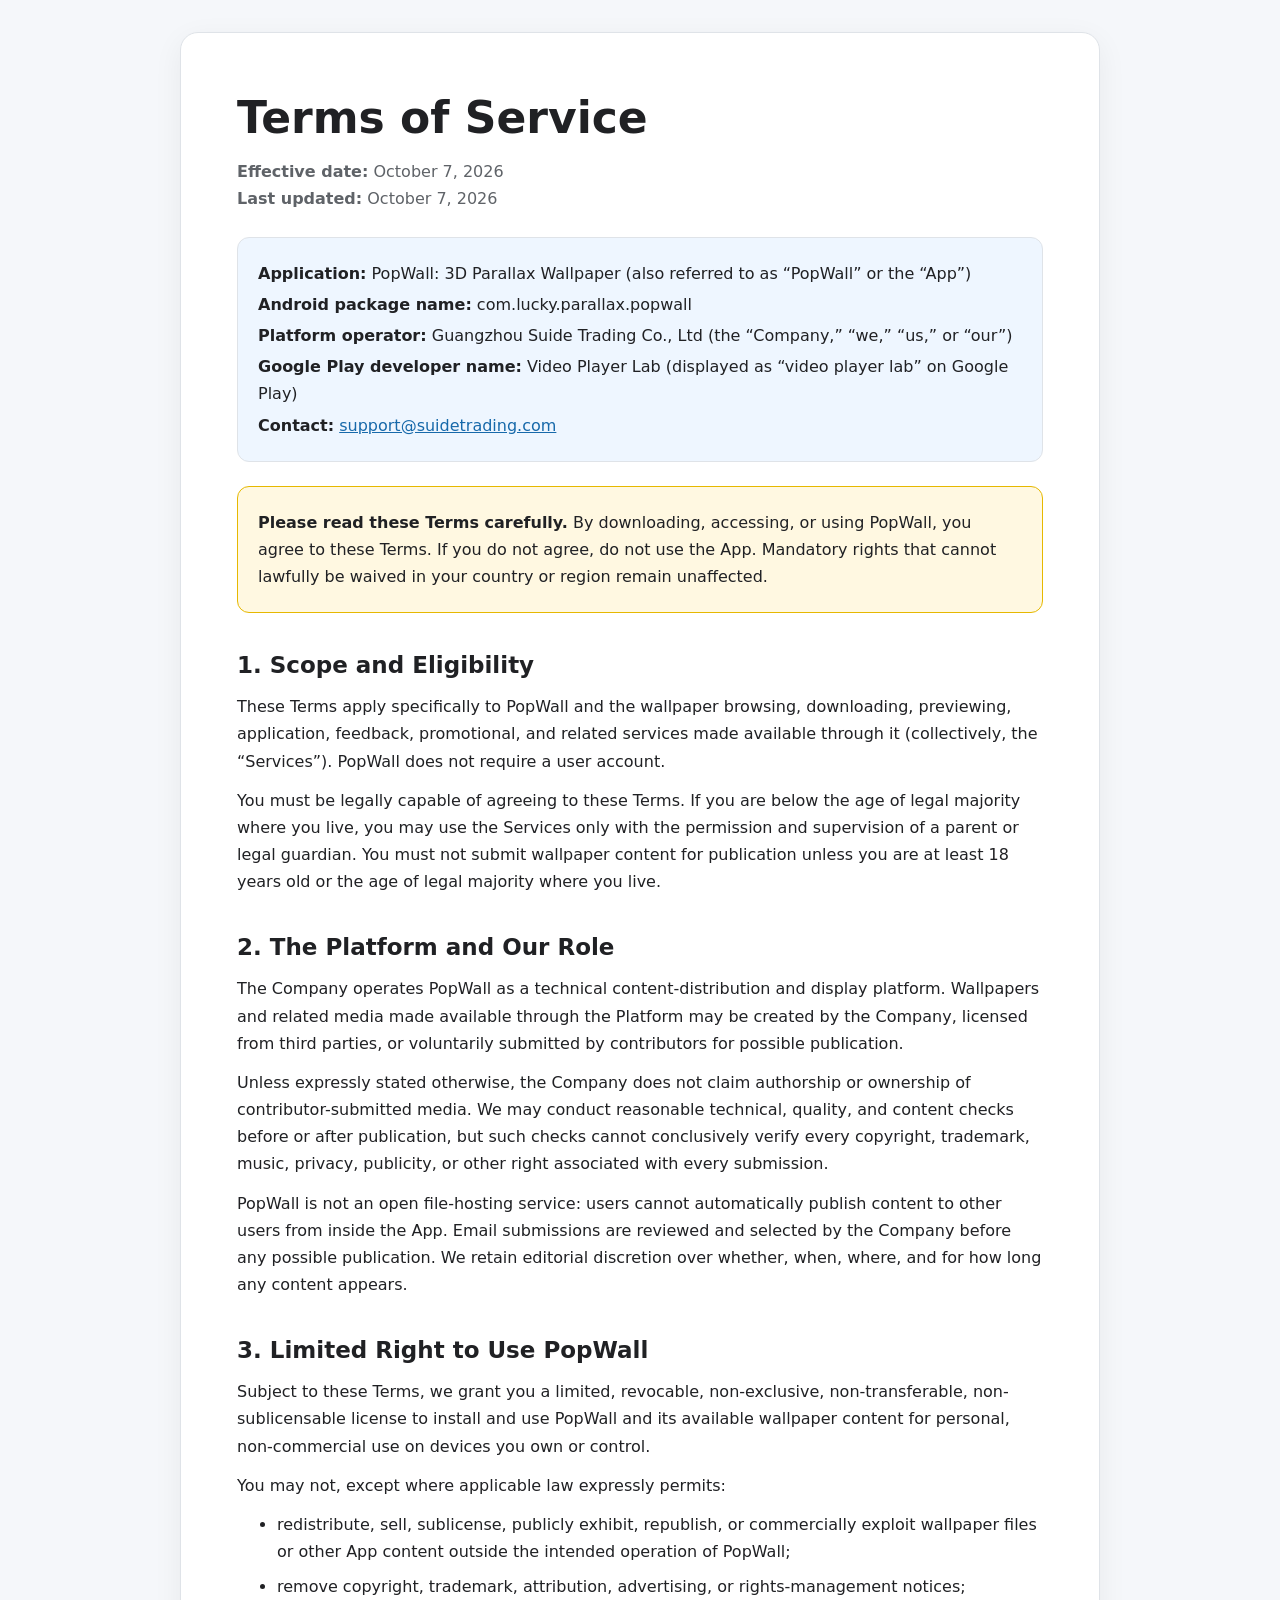
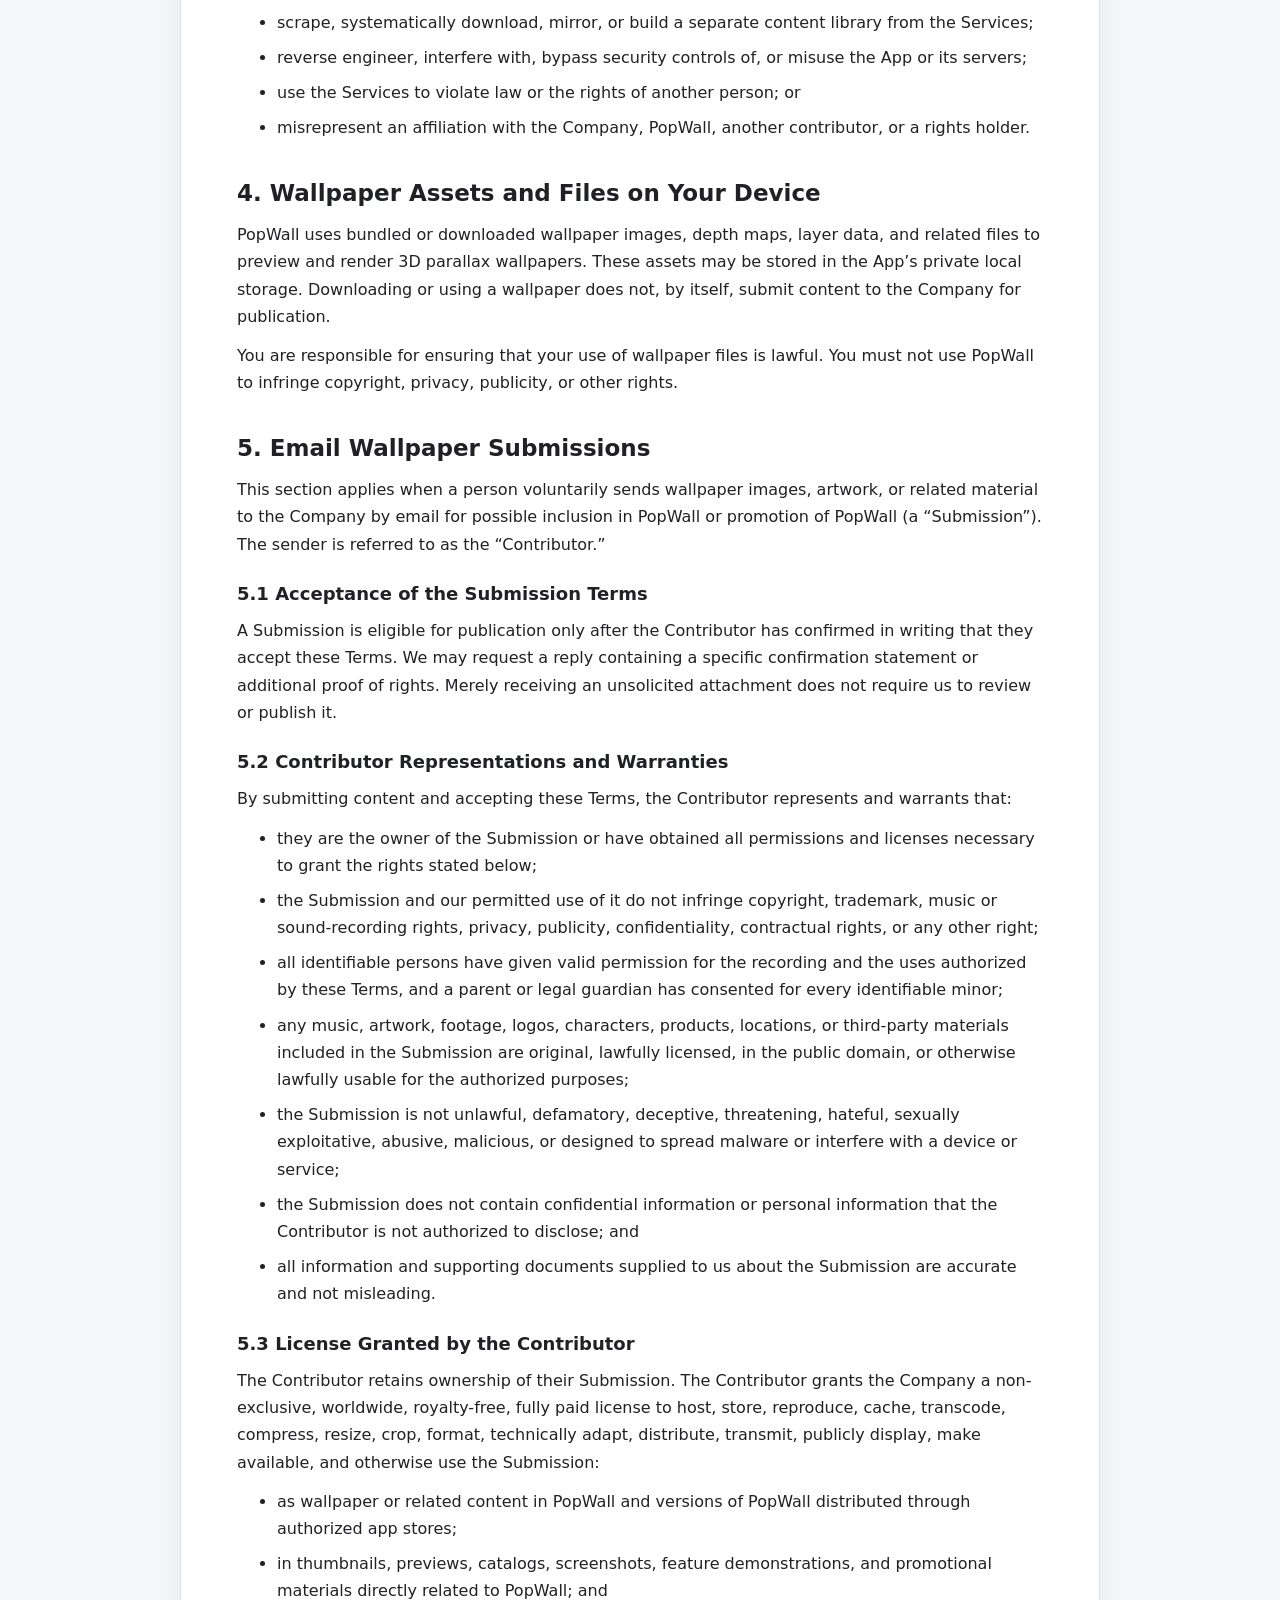
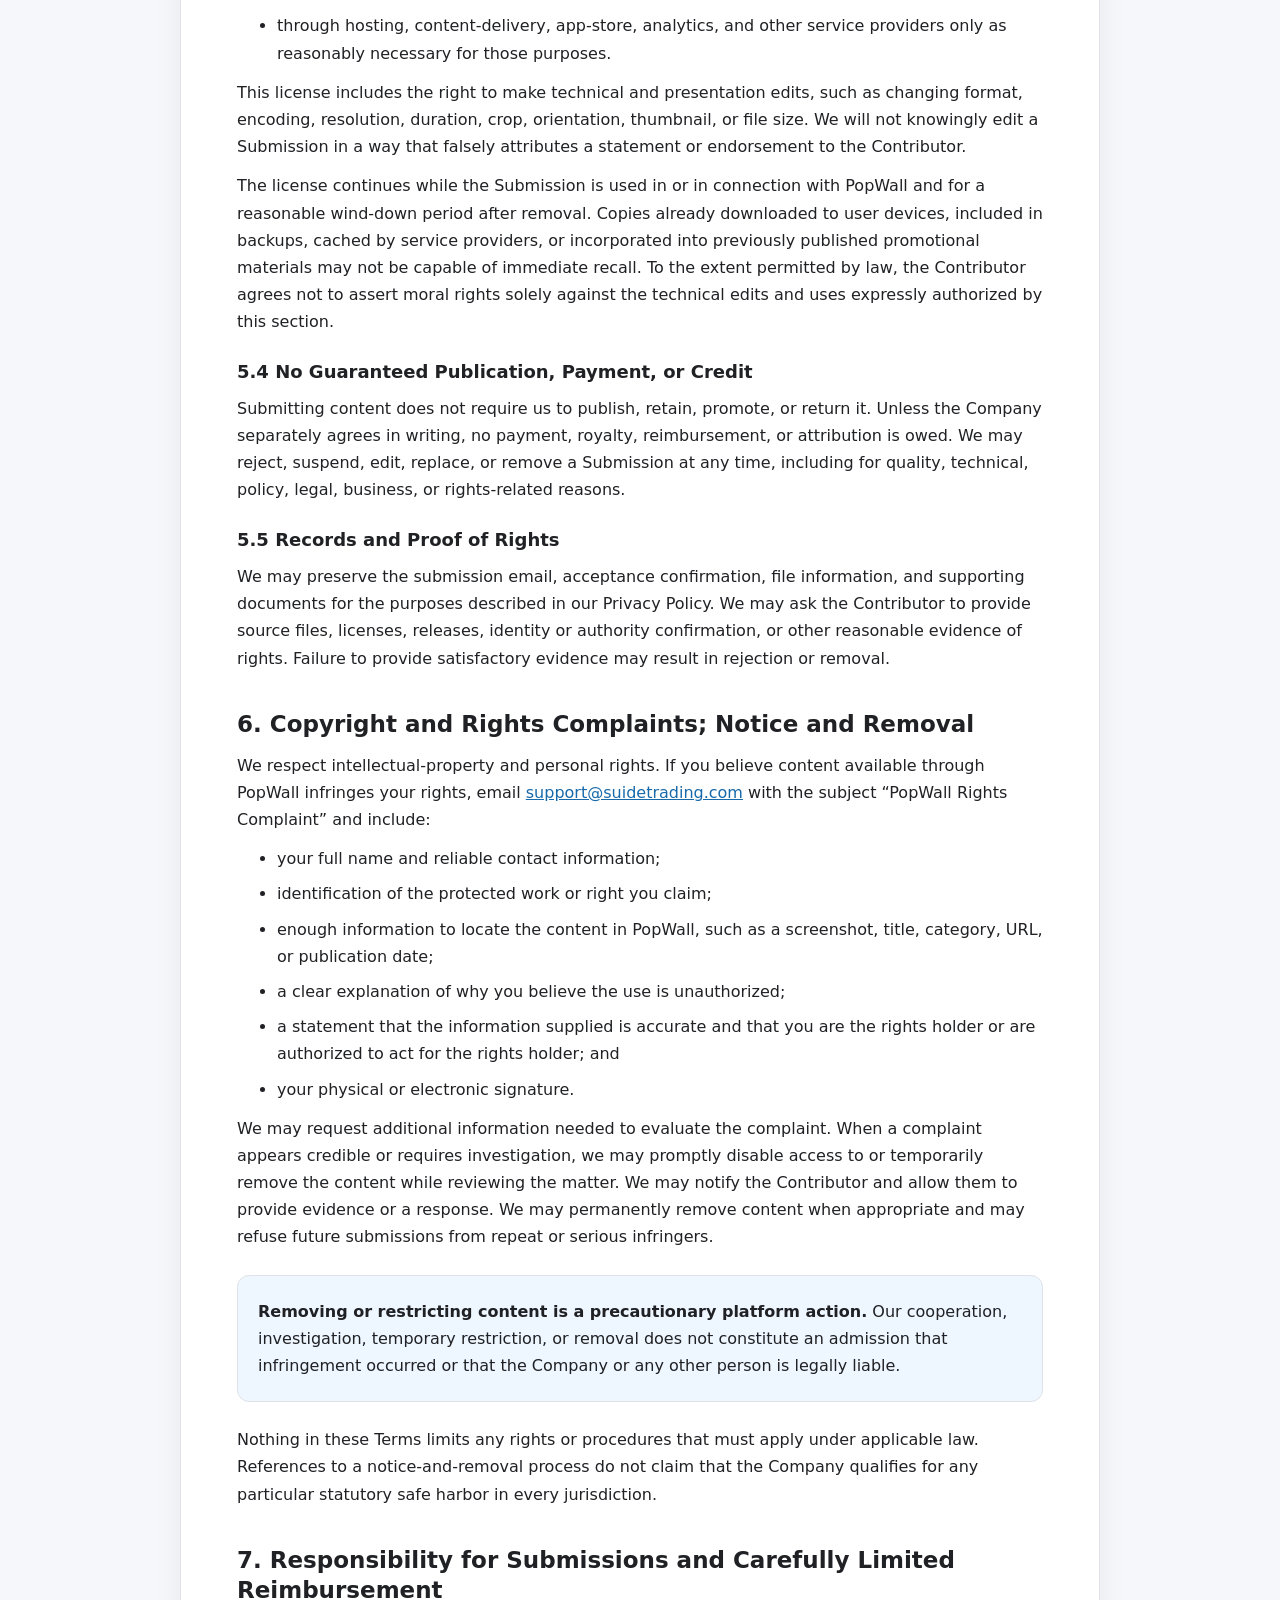
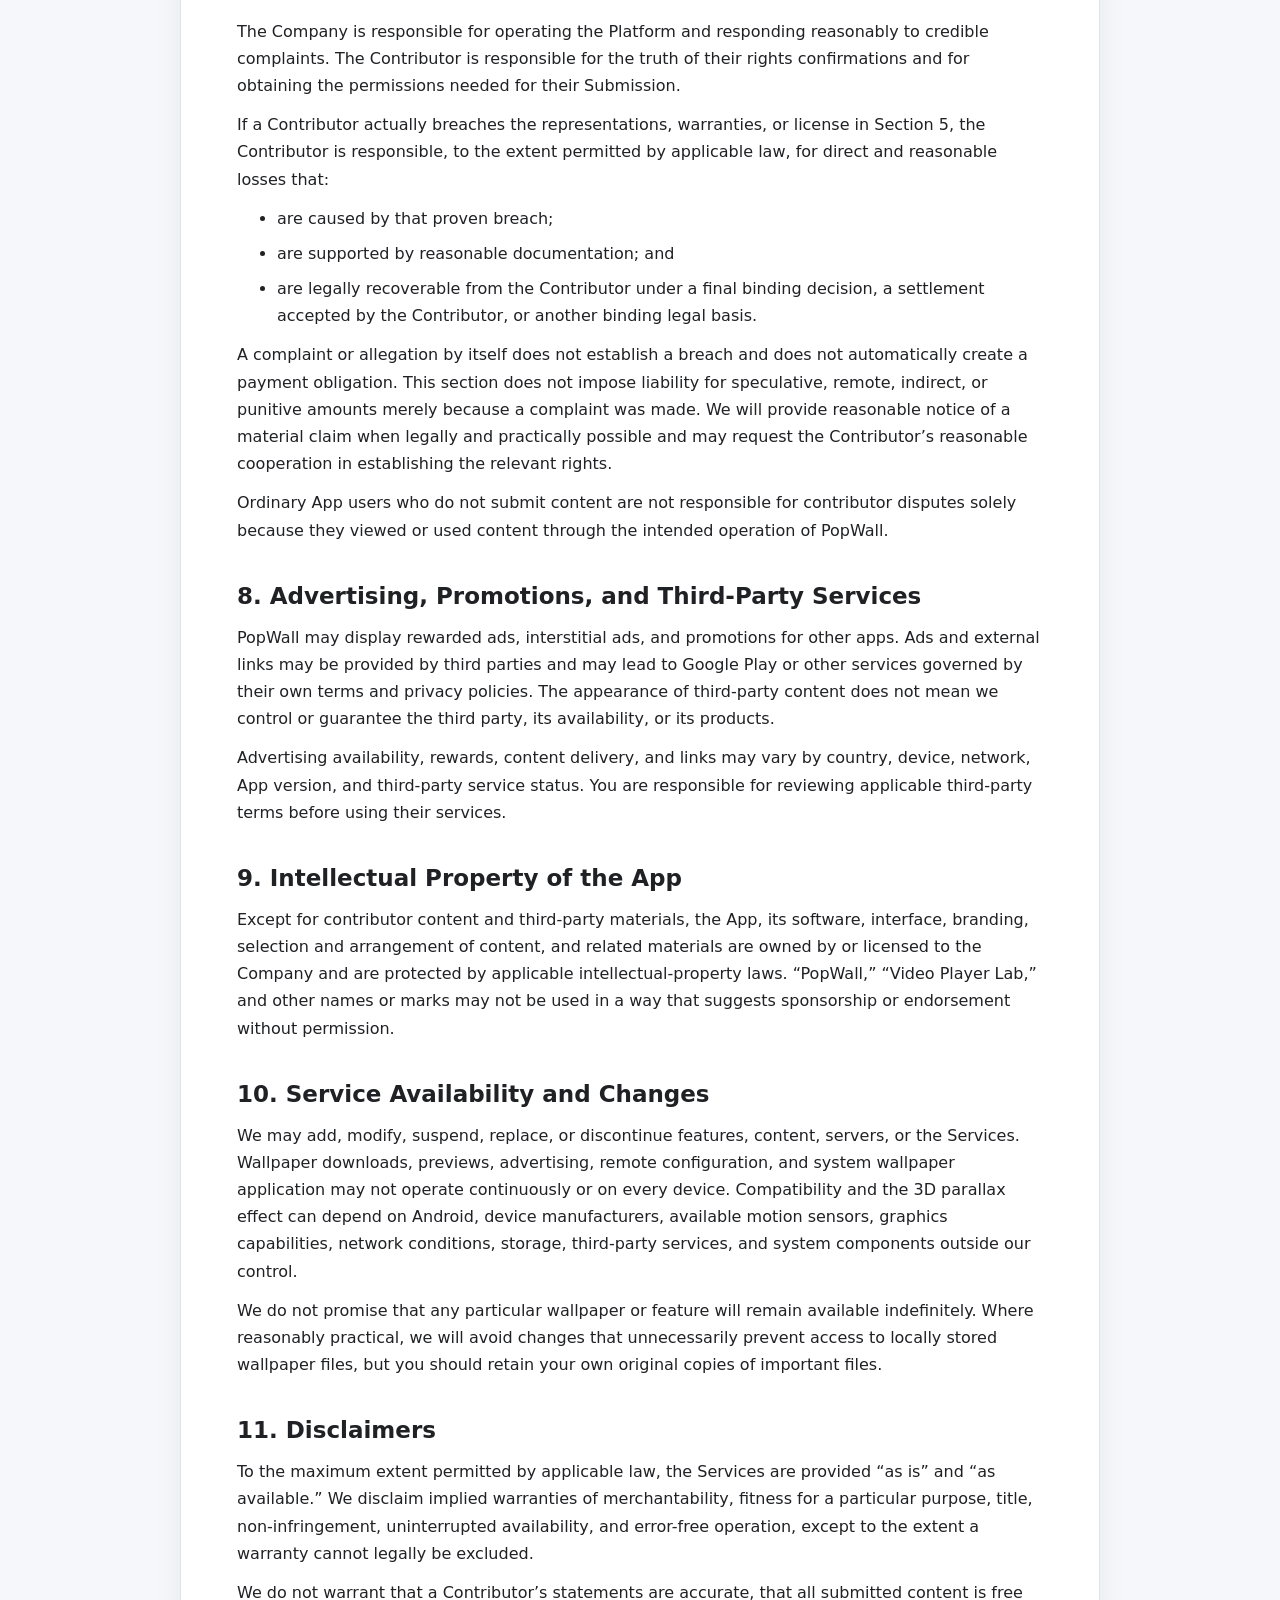
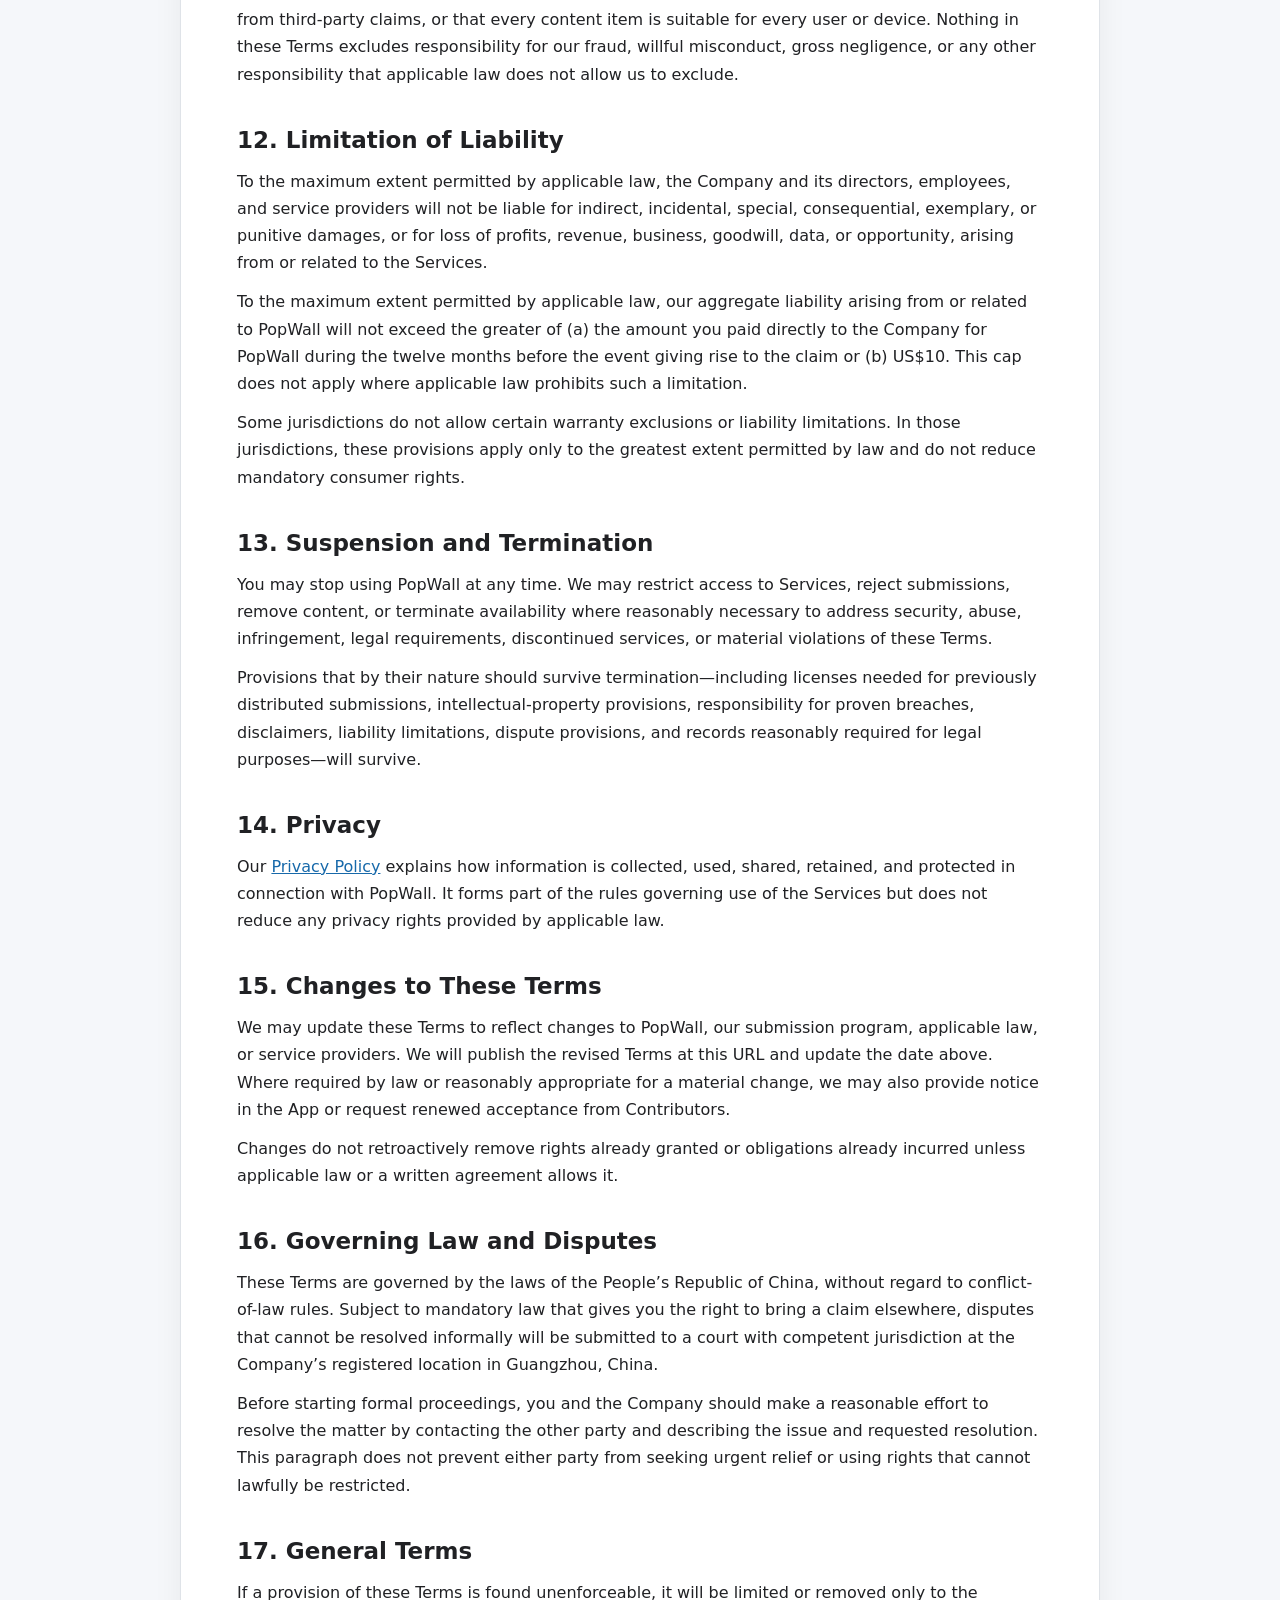
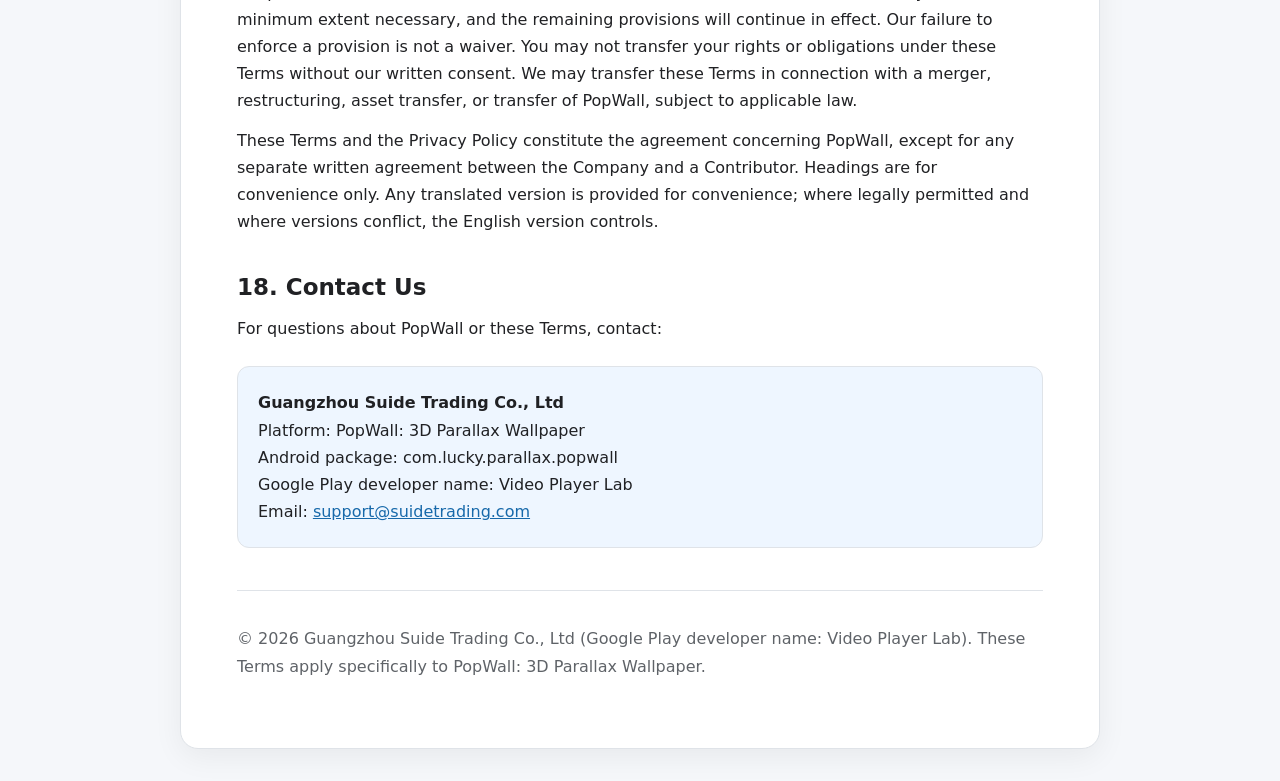
<file: popwall-terms-of-service.html>
<!doctype html>
<html lang="en">
<head>
  <meta charset="utf-8">
  <meta name="viewport" content="width=device-width, initial-scale=1">
  <meta name="description" content="Terms of Service for PopWall: 3D Parallax Wallpaper (com.lucky.parallax.popwall), operated by Guangzhou Suide Trading Co., Ltd under the Google Play developer name Video Player Lab.">
  <title>Terms of Service - PopWall: 3D Parallax Wallpaper</title>
  <style>
    :root {
      color-scheme: light dark;
      --background: #f5f7fa;
      --surface: #ffffff;
      --text: #202124;
      --muted: #5f6368;
      --border: #dfe3e8;
      --accent: #1769aa;
      --notice: #eef6ff;
      --warning: #fff8e1;
      --warning-border: #e6b800;
    }

    @media (prefers-color-scheme: dark) {
      :root {
        --background: #111418;
        --surface: #1b1f24;
        --text: #edf1f5;
        --muted: #b4bdc7;
        --border: #343b44;
        --accent: #74b9ff;
        --notice: #17283a;
        --warning: #302a18;
        --warning-border: #c99b00;
      }
    }

    * {
      box-sizing: border-box;
    }

    body {
      margin: 0;
      background: var(--background);
      color: var(--text);
      font: 16px/1.7 system-ui, -apple-system, BlinkMacSystemFont, "Segoe UI", sans-serif;
    }

    main {
      width: min(920px, calc(100% - 32px));
      margin: 32px auto;
      padding: clamp(24px, 5vw, 56px);
      background: var(--surface);
      border: 1px solid var(--border);
      border-radius: 18px;
      box-shadow: 0 8px 30px rgba(0, 0, 0, 0.06);
    }

    h1,
    h2,
    h3 {
      line-height: 1.3;
    }

    h1 {
      margin: 0 0 8px;
      font-size: clamp(30px, 5vw, 44px);
    }

    h2 {
      margin: 38px 0 12px;
      font-size: 23px;
    }

    h3 {
      margin: 24px 0 8px;
      font-size: 18px;
    }

    p,
    ul,
    ol {
      margin: 12px 0;
    }

    li + li {
      margin-top: 8px;
    }

    a {
      color: var(--accent);
      overflow-wrap: anywhere;
    }

    .meta {
      color: var(--muted);
    }

    .identity,
    .notice,
    .warning {
      margin: 24px 0;
      padding: 18px 20px;
      border: 1px solid var(--border);
      border-radius: 12px;
      background: var(--notice);
    }

    .warning {
      border-color: var(--warning-border);
      background: var(--warning);
    }

    .identity p,
    .notice p,
    .warning p {
      margin: 4px 0;
    }

    footer {
      margin-top: 42px;
      padding-top: 22px;
      border-top: 1px solid var(--border);
      color: var(--muted);
    }

    @media (max-width: 640px) {
      main {
        width: 100%;
        margin: 0;
        border: 0;
        border-radius: 0;
        box-shadow: none;
      }
    }
  </style>
</head>
<body>
<main>
  <header>
    <h1>Terms of Service</h1>
    <p class="meta"><strong>Effective date:</strong> October 7, 2026<br>
      <strong>Last updated:</strong> October 7, 2026</p>
  </header>

  <section class="identity" aria-label="Application and operator information">
    <p><strong>Application:</strong> PopWall: 3D Parallax Wallpaper (also referred to as “PopWall” or the “App”)</p>
    <p><strong>Android package name:</strong> com.lucky.parallax.popwall</p>
    <p><strong>Platform operator:</strong> Guangzhou Suide Trading Co., Ltd (the “Company,” “we,” “us,” or “our”)</p>
    <p><strong>Google Play developer name:</strong> Video Player Lab (displayed as “video player lab” on Google Play)</p>
    <p><strong>Contact:</strong> <a href="mailto:support@suidetrading.com">support@suidetrading.com</a></p>
  </section>

  <div class="warning">
    <p><strong>Please read these Terms carefully.</strong> By downloading, accessing, or using PopWall, you agree to these Terms. If you do not agree, do not use the App. Mandatory rights that cannot lawfully be waived in your country or region remain unaffected.</p>
  </div>

  <h2>1. Scope and Eligibility</h2>
  <p>These Terms apply specifically to PopWall and the wallpaper browsing, downloading, previewing, application, feedback, promotional, and related services made available through it (collectively, the “Services”). PopWall does not require a user account.</p>
  <p>You must be legally capable of agreeing to these Terms. If you are below the age of legal majority where you live, you may use the Services only with the permission and supervision of a parent or legal guardian. You must not submit wallpaper content for publication unless you are at least 18 years old or the age of legal majority where you live.</p>

  <h2>2. The Platform and Our Role</h2>
  <p>The Company operates PopWall as a technical content-distribution and display platform. Wallpapers and related media made available through the Platform may be created by the Company, licensed from third parties, or voluntarily submitted by contributors for possible publication.</p>
  <p>Unless expressly stated otherwise, the Company does not claim authorship or ownership of contributor-submitted media. We may conduct reasonable technical, quality, and content checks before or after publication, but such checks cannot conclusively verify every copyright, trademark, music, privacy, publicity, or other right associated with every submission.</p>
  <p>PopWall is not an open file-hosting service: users cannot automatically publish content to other users from inside the App. Email submissions are reviewed and selected by the Company before any possible publication. We retain editorial discretion over whether, when, where, and for how long any content appears.</p>

  <h2>3. Limited Right to Use PopWall</h2>
  <p>Subject to these Terms, we grant you a limited, revocable, non-exclusive, non-transferable, non-sublicensable license to install and use PopWall and its available wallpaper content for personal, non-commercial use on devices you own or control.</p>
  <p>You may not, except where applicable law expressly permits:</p>
  <ul>
    <li>redistribute, sell, sublicense, publicly exhibit, republish, or commercially exploit wallpaper files or other App content outside the intended operation of PopWall;</li>
    <li>remove copyright, trademark, attribution, advertising, or rights-management notices;</li>
    <li>scrape, systematically download, mirror, or build a separate content library from the Services;</li>
    <li>reverse engineer, interfere with, bypass security controls of, or misuse the App or its servers;</li>
    <li>use the Services to violate law or the rights of another person; or</li>
    <li>misrepresent an affiliation with the Company, PopWall, another contributor, or a rights holder.</li>
  </ul>

  <h2>4. Wallpaper Assets and Files on Your Device</h2>
  <p>PopWall uses bundled or downloaded wallpaper images, depth maps, layer data, and related files to preview and render 3D parallax wallpapers. These assets may be stored in the App’s private local storage. Downloading or using a wallpaper does not, by itself, submit content to the Company for publication.</p>
  <p>You are responsible for ensuring that your use of wallpaper files is lawful. You must not use PopWall to infringe copyright, privacy, publicity, or other rights.</p>
  <h2>5. Email Wallpaper Submissions</h2>
  <p>This section applies when a person voluntarily sends wallpaper images, artwork, or related material to the Company by email for possible inclusion in PopWall or promotion of PopWall (a “Submission”). The sender is referred to as the “Contributor.”</p>

  <h3>5.1 Acceptance of the Submission Terms</h3>
  <p>A Submission is eligible for publication only after the Contributor has confirmed in writing that they accept these Terms. We may request a reply containing a specific confirmation statement or additional proof of rights. Merely receiving an unsolicited attachment does not require us to review or publish it.</p>

  <h3>5.2 Contributor Representations and Warranties</h3>
  <p>By submitting content and accepting these Terms, the Contributor represents and warrants that:</p>
  <ul>
    <li>they are the owner of the Submission or have obtained all permissions and licenses necessary to grant the rights stated below;</li>
    <li>the Submission and our permitted use of it do not infringe copyright, trademark, music or sound-recording rights, privacy, publicity, confidentiality, contractual rights, or any other right;</li>
    <li>all identifiable persons have given valid permission for the recording and the uses authorized by these Terms, and a parent or legal guardian has consented for every identifiable minor;</li>
    <li>any music, artwork, footage, logos, characters, products, locations, or third-party materials included in the Submission are original, lawfully licensed, in the public domain, or otherwise lawfully usable for the authorized purposes;</li>
    <li>the Submission is not unlawful, defamatory, deceptive, threatening, hateful, sexually exploitative, abusive, malicious, or designed to spread malware or interfere with a device or service;</li>
    <li>the Submission does not contain confidential information or personal information that the Contributor is not authorized to disclose; and</li>
    <li>all information and supporting documents supplied to us about the Submission are accurate and not misleading.</li>
  </ul>

  <h3>5.3 License Granted by the Contributor</h3>
  <p>The Contributor retains ownership of their Submission. The Contributor grants the Company a non-exclusive, worldwide, royalty-free, fully paid license to host, store, reproduce, cache, transcode, compress, resize, crop, format, technically adapt, distribute, transmit, publicly display, make available, and otherwise use the Submission:</p>
  <ul>
    <li>as wallpaper or related content in PopWall and versions of PopWall distributed through authorized app stores;</li>
    <li>in thumbnails, previews, catalogs, screenshots, feature demonstrations, and promotional materials directly related to PopWall; and</li>
    <li>through hosting, content-delivery, app-store, analytics, and other service providers only as reasonably necessary for those purposes.</li>
  </ul>
  <p>This license includes the right to make technical and presentation edits, such as changing format, encoding, resolution, duration, crop, orientation, thumbnail, or file size. We will not knowingly edit a Submission in a way that falsely attributes a statement or endorsement to the Contributor.</p>
  <p>The license continues while the Submission is used in or in connection with PopWall and for a reasonable wind-down period after removal. Copies already downloaded to user devices, included in backups, cached by service providers, or incorporated into previously published promotional materials may not be capable of immediate recall. To the extent permitted by law, the Contributor agrees not to assert moral rights solely against the technical edits and uses expressly authorized by this section.</p>

  <h3>5.4 No Guaranteed Publication, Payment, or Credit</h3>
  <p>Submitting content does not require us to publish, retain, promote, or return it. Unless the Company separately agrees in writing, no payment, royalty, reimbursement, or attribution is owed. We may reject, suspend, edit, replace, or remove a Submission at any time, including for quality, technical, policy, legal, business, or rights-related reasons.</p>

  <h3>5.5 Records and Proof of Rights</h3>
  <p>We may preserve the submission email, acceptance confirmation, file information, and supporting documents for the purposes described in our Privacy Policy. We may ask the Contributor to provide source files, licenses, releases, identity or authority confirmation, or other reasonable evidence of rights. Failure to provide satisfactory evidence may result in rejection or removal.</p>

  <h2>6. Copyright and Rights Complaints; Notice and Removal</h2>
  <p>We respect intellectual-property and personal rights. If you believe content available through PopWall infringes your rights, email <a href="mailto:support@suidetrading.com?subject=PopWall%20Rights%20Complaint">support@suidetrading.com</a> with the subject “PopWall Rights Complaint” and include:</p>
  <ul>
    <li>your full name and reliable contact information;</li>
    <li>identification of the protected work or right you claim;</li>
    <li>enough information to locate the content in PopWall, such as a screenshot, title, category, URL, or publication date;</li>
    <li>a clear explanation of why you believe the use is unauthorized;</li>
    <li>a statement that the information supplied is accurate and that you are the rights holder or are authorized to act for the rights holder; and</li>
    <li>your physical or electronic signature.</li>
  </ul>
  <p>We may request additional information needed to evaluate the complaint. When a complaint appears credible or requires investigation, we may promptly disable access to or temporarily remove the content while reviewing the matter. We may notify the Contributor and allow them to provide evidence or a response. We may permanently remove content when appropriate and may refuse future submissions from repeat or serious infringers.</p>
  <div class="notice">
    <p><strong>Removing or restricting content is a precautionary platform action.</strong> Our cooperation, investigation, temporary restriction, or removal does not constitute an admission that infringement occurred or that the Company or any other person is legally liable.</p>
  </div>
  <p>Nothing in these Terms limits any rights or procedures that must apply under applicable law. References to a notice-and-removal process do not claim that the Company qualifies for any particular statutory safe harbor in every jurisdiction.</p>

  <h2>7. Responsibility for Submissions and Carefully Limited Reimbursement</h2>
  <p>The Company is responsible for operating the Platform and responding reasonably to credible complaints. The Contributor is responsible for the truth of their rights confirmations and for obtaining the permissions needed for their Submission.</p>
  <p>If a Contributor actually breaches the representations, warranties, or license in Section 5, the Contributor is responsible, to the extent permitted by applicable law, for direct and reasonable losses that:</p>
  <ul>
    <li>are caused by that proven breach;</li>
    <li>are supported by reasonable documentation; and</li>
    <li>are legally recoverable from the Contributor under a final binding decision, a settlement accepted by the Contributor, or another binding legal basis.</li>
  </ul>
  <p>A complaint or allegation by itself does not establish a breach and does not automatically create a payment obligation. This section does not impose liability for speculative, remote, indirect, or punitive amounts merely because a complaint was made. We will provide reasonable notice of a material claim when legally and practically possible and may request the Contributor’s reasonable cooperation in establishing the relevant rights.</p>
  <p>Ordinary App users who do not submit content are not responsible for contributor disputes solely because they viewed or used content through the intended operation of PopWall.</p>

  <h2>8. Advertising, Promotions, and Third-Party Services</h2>
  <p>PopWall may display rewarded ads, interstitial ads, and promotions for other apps. Ads and external links may be provided by third parties and may lead to Google Play or other services governed by their own terms and privacy policies. The appearance of third-party content does not mean we control or guarantee the third party, its availability, or its products.</p>
  <p>Advertising availability, rewards, content delivery, and links may vary by country, device, network, App version, and third-party service status. You are responsible for reviewing applicable third-party terms before using their services.</p>

  <h2>9. Intellectual Property of the App</h2>
  <p>Except for contributor content and third-party materials, the App, its software, interface, branding, selection and arrangement of content, and related materials are owned by or licensed to the Company and are protected by applicable intellectual-property laws. “PopWall,” “Video Player Lab,” and other names or marks may not be used in a way that suggests sponsorship or endorsement without permission.</p>

  <h2>10. Service Availability and Changes</h2>
  <p>We may add, modify, suspend, replace, or discontinue features, content, servers, or the Services. Wallpaper downloads, previews, advertising, remote configuration, and system wallpaper application may not operate continuously or on every device. Compatibility and the 3D parallax effect can depend on Android, device manufacturers, available motion sensors, graphics capabilities, network conditions, storage, third-party services, and system components outside our control.</p>
  <p>We do not promise that any particular wallpaper or feature will remain available indefinitely. Where reasonably practical, we will avoid changes that unnecessarily prevent access to locally stored wallpaper files, but you should retain your own original copies of important files.</p>

  <h2>11. Disclaimers</h2>
  <p>To the maximum extent permitted by applicable law, the Services are provided “as is” and “as available.” We disclaim implied warranties of merchantability, fitness for a particular purpose, title, non-infringement, uninterrupted availability, and error-free operation, except to the extent a warranty cannot legally be excluded.</p>
  <p>We do not warrant that a Contributor’s statements are accurate, that all submitted content is free from third-party claims, or that every content item is suitable for every user or device. Nothing in these Terms excludes responsibility for our fraud, willful misconduct, gross negligence, or any other responsibility that applicable law does not allow us to exclude.</p>

  <h2>12. Limitation of Liability</h2>
  <p>To the maximum extent permitted by applicable law, the Company and its directors, employees, and service providers will not be liable for indirect, incidental, special, consequential, exemplary, or punitive damages, or for loss of profits, revenue, business, goodwill, data, or opportunity, arising from or related to the Services.</p>
  <p>To the maximum extent permitted by applicable law, our aggregate liability arising from or related to PopWall will not exceed the greater of (a) the amount you paid directly to the Company for PopWall during the twelve months before the event giving rise to the claim or (b) US$10. This cap does not apply where applicable law prohibits such a limitation.</p>
  <p>Some jurisdictions do not allow certain warranty exclusions or liability limitations. In those jurisdictions, these provisions apply only to the greatest extent permitted by law and do not reduce mandatory consumer rights.</p>

  <h2>13. Suspension and Termination</h2>
  <p>You may stop using PopWall at any time. We may restrict access to Services, reject submissions, remove content, or terminate availability where reasonably necessary to address security, abuse, infringement, legal requirements, discontinued services, or material violations of these Terms.</p>
  <p>Provisions that by their nature should survive termination—including licenses needed for previously distributed submissions, intellectual-property provisions, responsibility for proven breaches, disclaimers, liability limitations, dispute provisions, and records reasonably required for legal purposes—will survive.</p>

  <h2>14. Privacy</h2>
  <p>Our <a href="popwall-privacy-policy.html">Privacy Policy</a> explains how information is collected, used, shared, retained, and protected in connection with PopWall. It forms part of the rules governing use of the Services but does not reduce any privacy rights provided by applicable law.</p>

  <h2>15. Changes to These Terms</h2>
  <p>We may update these Terms to reflect changes to PopWall, our submission program, applicable law, or service providers. We will publish the revised Terms at this URL and update the date above. Where required by law or reasonably appropriate for a material change, we may also provide notice in the App or request renewed acceptance from Contributors.</p>
  <p>Changes do not retroactively remove rights already granted or obligations already incurred unless applicable law or a written agreement allows it.</p>

  <h2>16. Governing Law and Disputes</h2>
  <p>These Terms are governed by the laws of the People’s Republic of China, without regard to conflict-of-law rules. Subject to mandatory law that gives you the right to bring a claim elsewhere, disputes that cannot be resolved informally will be submitted to a court with competent jurisdiction at the Company’s registered location in Guangzhou, China.</p>
  <p>Before starting formal proceedings, you and the Company should make a reasonable effort to resolve the matter by contacting the other party and describing the issue and requested resolution. This paragraph does not prevent either party from seeking urgent relief or using rights that cannot lawfully be restricted.</p>

  <h2>17. General Terms</h2>
  <p>If a provision of these Terms is found unenforceable, it will be limited or removed only to the minimum extent necessary, and the remaining provisions will continue in effect. Our failure to enforce a provision is not a waiver. You may not transfer your rights or obligations under these Terms without our written consent. We may transfer these Terms in connection with a merger, restructuring, asset transfer, or transfer of PopWall, subject to applicable law.</p>
  <p>These Terms and the Privacy Policy constitute the agreement concerning PopWall, except for any separate written agreement between the Company and a Contributor. Headings are for convenience only. Any translated version is provided for convenience; where legally permitted and where versions conflict, the English version controls.</p>

  <h2>18. Contact Us</h2>
  <p>For questions about PopWall or these Terms, contact:</p>
  <div class="notice">
    <p><strong>Guangzhou Suide Trading Co., Ltd</strong><br>
      Platform: PopWall: 3D Parallax Wallpaper<br>
      Android package: com.lucky.parallax.popwall<br>
      Google Play developer name: Video Player Lab<br>
      Email: <a href="mailto:support@suidetrading.com">support@suidetrading.com</a></p>
  </div>

  <footer>
    <p>© 2026 Guangzhou Suide Trading Co., Ltd (Google Play developer name: Video Player Lab). These Terms apply specifically to PopWall: 3D Parallax Wallpaper.</p>
  </footer>
</main>
</body>
</html>
</file>
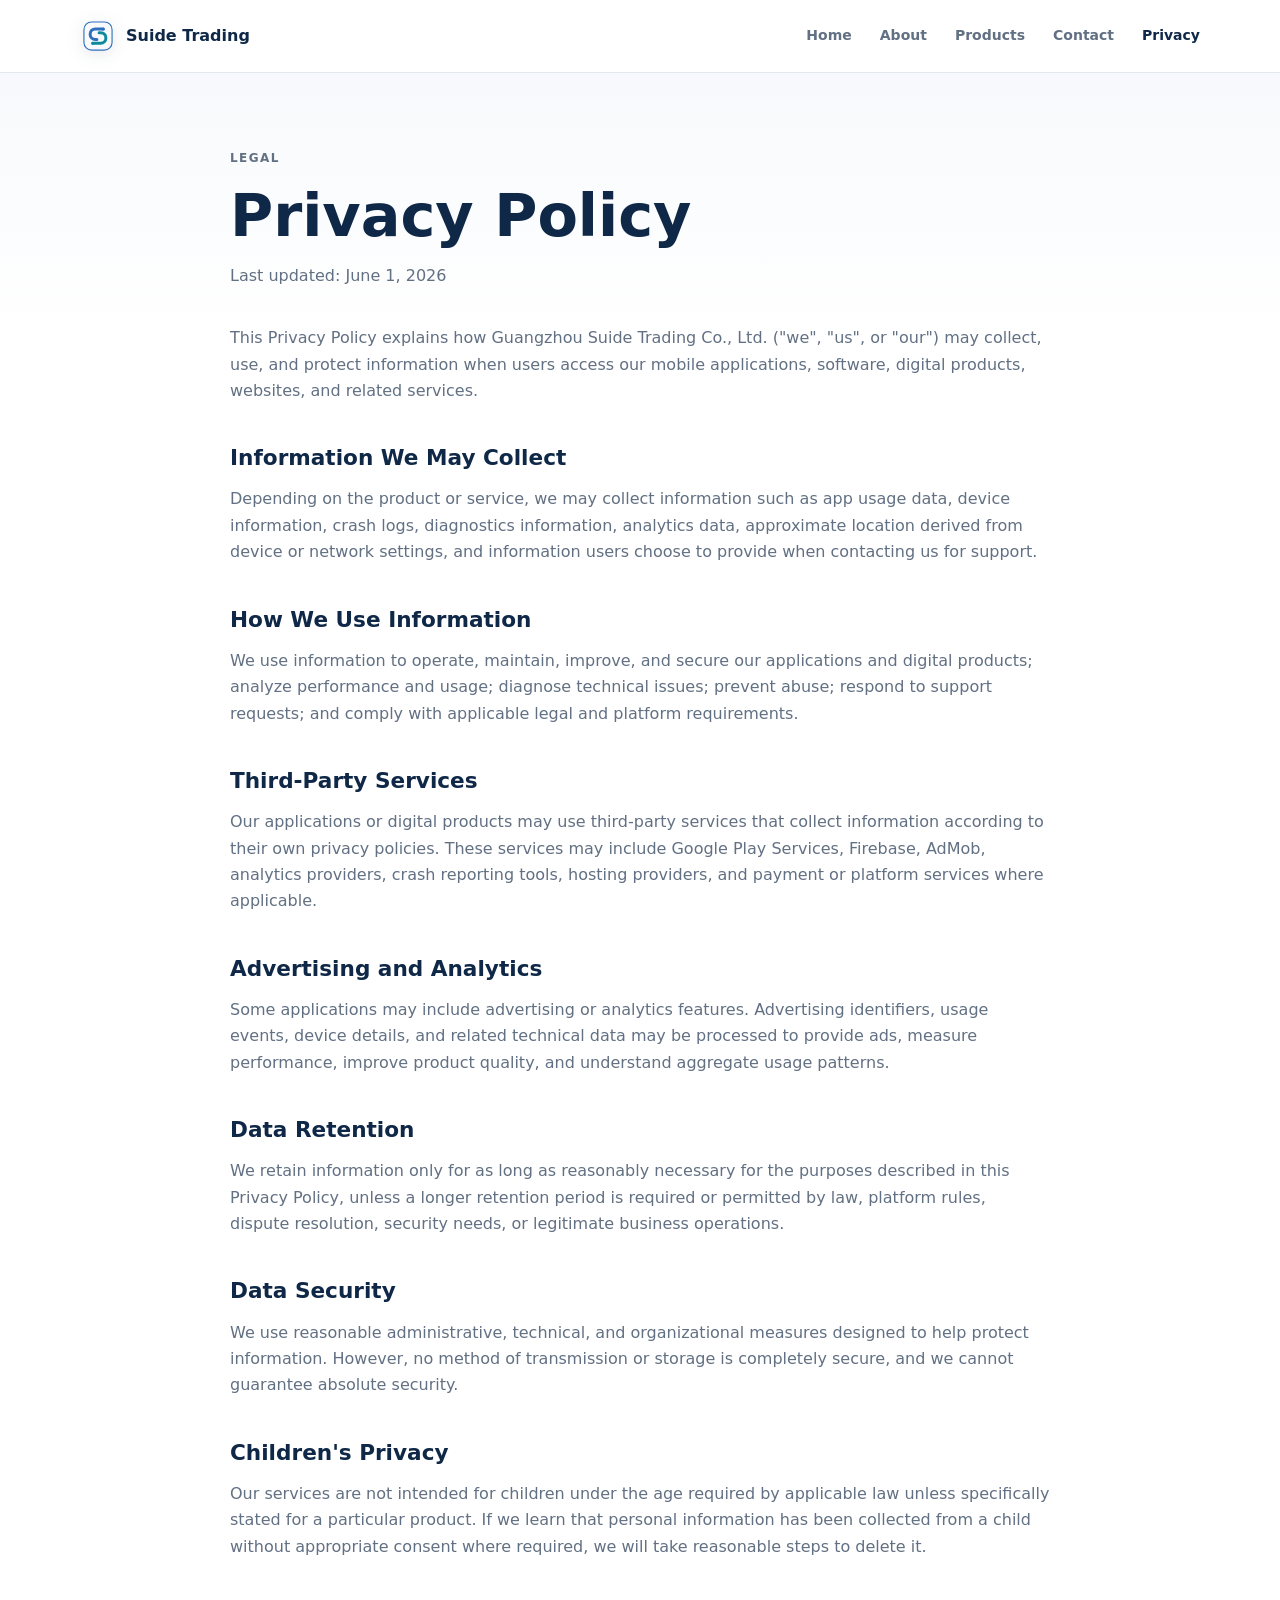
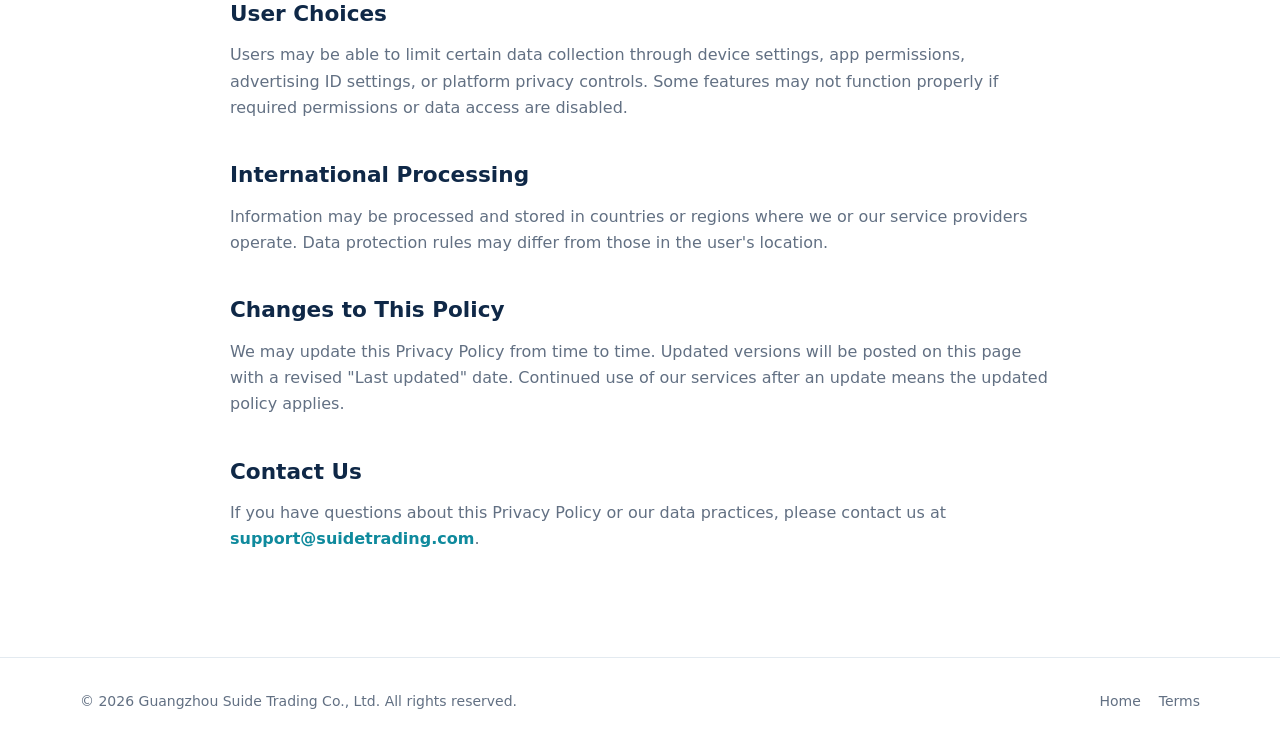
<file: privacy-policy.html>
<!doctype html>
<html lang="en">
  <head>
    <meta charset="utf-8">
    <meta name="viewport" content="width=device-width, initial-scale=1">
    <meta name="description" content="Privacy Policy for Guangzhou Suide Trading Co., Ltd. mobile applications and digital products.">
    <meta name="theme-color" content="#0f2847">
    <title>Privacy Policy | Guangzhou Suide Trading Co., Ltd.</title>
    <link rel="canonical" href="https://suidetrading.com/privacy-policy.html">
    <link rel="icon" href="./assets/favicon.svg" type="image/svg+xml">
    <link rel="stylesheet" href="./assets/css/styles.css">
  </head>
  <body>
    <header class="site-header">
      <nav class="nav container" aria-label="Primary navigation">
        <a class="brand" href="./" aria-label="Suide Trading home">
          <img class="brand-logo" src="./assets/logo.svg" alt="" width="38" height="38">
          <span>Suide Trading</span>
        </a>
        <button class="nav-toggle" type="button" aria-expanded="false" aria-controls="nav-menu">
          <span class="sr-only">Toggle navigation</span>
          <span></span>
          <span></span>
          <span></span>
        </button>
        <div class="nav-links" id="nav-menu">
          <a href="./">Home</a>
          <a href="./#about">About</a>
          <a href="./#products">Products</a>
          <a href="./#contact">Contact</a>
          <a href="./privacy-policy.html" aria-current="page">Privacy</a>
        </div>
      </nav>
    </header>

    <main class="legal-main">
      <article class="container legal">
        <p class="eyebrow">Legal</p>
        <h1>Privacy Policy</h1>
        <p class="updated">Last updated: June 1, 2026</p>

        <p>
          This Privacy Policy explains how Guangzhou Suide Trading Co., Ltd. ("we", "us", or
          "our") may collect, use, and protect information when users access our mobile
          applications, software, digital products, websites, and related services.
        </p>

        <h2>Information We May Collect</h2>
        <p>
          Depending on the product or service, we may collect information such as app usage data,
          device information, crash logs, diagnostics information, analytics data, approximate
          location derived from device or network settings, and information users choose to provide
          when contacting us for support.
        </p>

        <h2>How We Use Information</h2>
        <p>
          We use information to operate, maintain, improve, and secure our applications and digital
          products; analyze performance and usage; diagnose technical issues; prevent abuse; respond
          to support requests; and comply with applicable legal and platform requirements.
        </p>

        <h2>Third-Party Services</h2>
        <p>
          Our applications or digital products may use third-party services that collect information
          according to their own privacy policies. These services may include Google Play Services,
          Firebase, AdMob, analytics providers, crash reporting tools, hosting providers, and payment
          or platform services where applicable.
        </p>

        <h2>Advertising and Analytics</h2>
        <p>
          Some applications may include advertising or analytics features. Advertising identifiers,
          usage events, device details, and related technical data may be processed to provide ads,
          measure performance, improve product quality, and understand aggregate usage patterns.
        </p>

        <h2>Data Retention</h2>
        <p>
          We retain information only for as long as reasonably necessary for the purposes described
          in this Privacy Policy, unless a longer retention period is required or permitted by law,
          platform rules, dispute resolution, security needs, or legitimate business operations.
        </p>

        <h2>Data Security</h2>
        <p>
          We use reasonable administrative, technical, and organizational measures designed to help
          protect information. However, no method of transmission or storage is completely secure,
          and we cannot guarantee absolute security.
        </p>

        <h2>Children's Privacy</h2>
        <p>
          Our services are not intended for children under the age required by applicable law unless
          specifically stated for a particular product. If we learn that personal information has
          been collected from a child without appropriate consent where required, we will take
          reasonable steps to delete it.
        </p>

        <h2>User Choices</h2>
        <p>
          Users may be able to limit certain data collection through device settings, app
          permissions, advertising ID settings, or platform privacy controls. Some features may not
          function properly if required permissions or data access are disabled.
        </p>

        <h2>International Processing</h2>
        <p>
          Information may be processed and stored in countries or regions where we or our service
          providers operate. Data protection rules may differ from those in the user's location.
        </p>

        <h2>Changes to This Policy</h2>
        <p>
          We may update this Privacy Policy from time to time. Updated versions will be posted on
          this page with a revised "Last updated" date. Continued use of our services after an
          update means the updated policy applies.
        </p>

        <h2>Contact Us</h2>
        <p>
          If you have questions about this Privacy Policy or our data practices, please contact us at
          <a href="mailto:support@suidetrading.com">support@suidetrading.com</a>.
        </p>
      </article>
    </main>

    <footer class="site-footer">
      <div class="container footer-inner">
        <p>&copy; 2026 Guangzhou Suide Trading Co., Ltd. All rights reserved.</p>
        <div>
          <a href="./">Home</a>
          <a href="./terms.html">Terms</a>
        </div>
      </div>
    </footer>

    <script src="./assets/js/main.js" defer></script>
  </body>
</html>
</file>
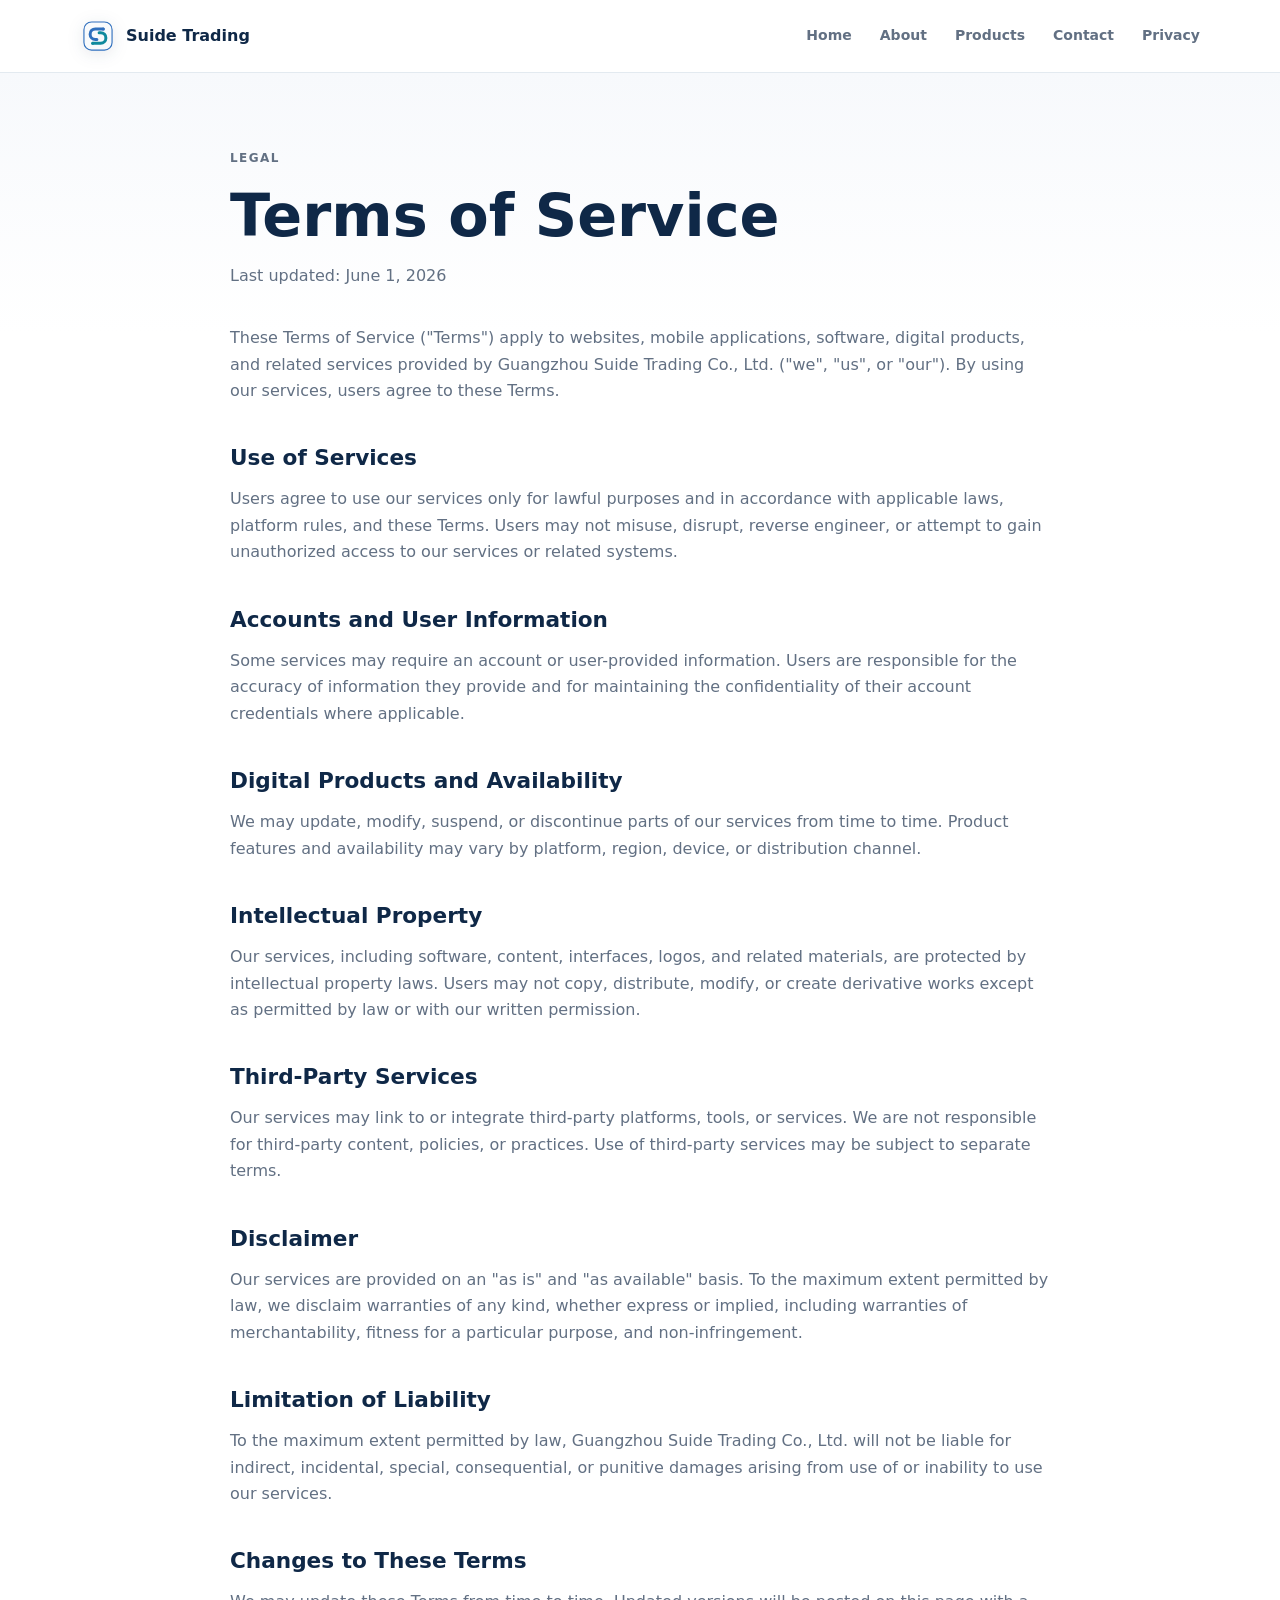
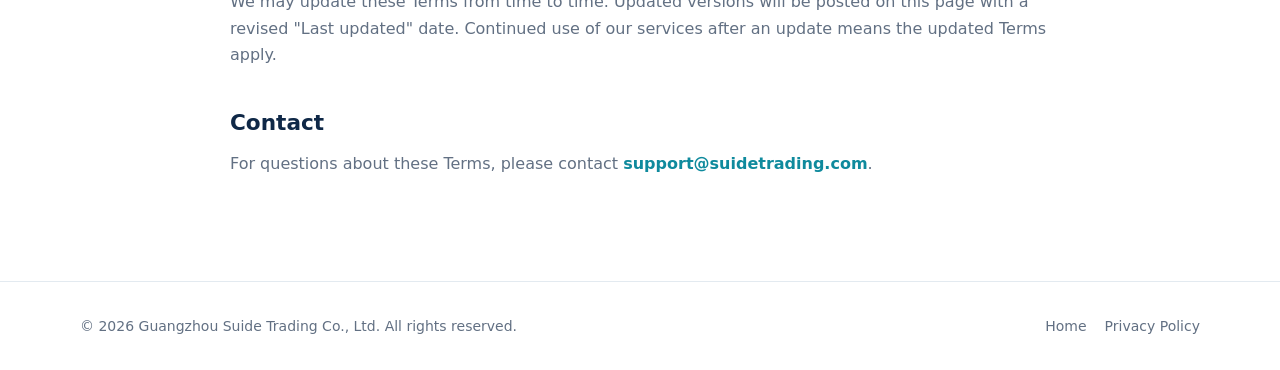
<file: terms.html>
<!doctype html>
<html lang="en">
  <head>
    <meta charset="utf-8">
    <meta name="viewport" content="width=device-width, initial-scale=1">
    <meta name="description" content="Terms of Service for Guangzhou Suide Trading Co., Ltd.">
    <meta name="theme-color" content="#0f2847">
    <title>Terms of Service | Guangzhou Suide Trading Co., Ltd.</title>
    <link rel="canonical" href="https://suidetrading.com/terms.html">
    <link rel="icon" href="./assets/favicon.svg" type="image/svg+xml">
    <link rel="stylesheet" href="./assets/css/styles.css">
  </head>
  <body>
    <header class="site-header">
      <nav class="nav container" aria-label="Primary navigation">
        <a class="brand" href="./" aria-label="Suide Trading home">
          <img class="brand-logo" src="./assets/logo.svg" alt="" width="38" height="38">
          <span>Suide Trading</span>
        </a>
        <button class="nav-toggle" type="button" aria-expanded="false" aria-controls="nav-menu">
          <span class="sr-only">Toggle navigation</span>
          <span></span>
          <span></span>
          <span></span>
        </button>
        <div class="nav-links" id="nav-menu">
          <a href="./">Home</a>
          <a href="./#about">About</a>
          <a href="./#products">Products</a>
          <a href="./#contact">Contact</a>
          <a href="./privacy-policy.html">Privacy</a>
        </div>
      </nav>
    </header>

    <main class="legal-main">
      <article class="container legal">
        <p class="eyebrow">Legal</p>
        <h1>Terms of Service</h1>
        <p class="updated">Last updated: June 1, 2026</p>

        <p>
          These Terms of Service ("Terms") apply to websites, mobile applications, software,
          digital products, and related services provided by Guangzhou Suide Trading Co., Ltd.
          ("we", "us", or "our"). By using our services, users agree to these Terms.
        </p>

        <h2>Use of Services</h2>
        <p>
          Users agree to use our services only for lawful purposes and in accordance with applicable
          laws, platform rules, and these Terms. Users may not misuse, disrupt, reverse engineer,
          or attempt to gain unauthorized access to our services or related systems.
        </p>

        <h2>Accounts and User Information</h2>
        <p>
          Some services may require an account or user-provided information. Users are responsible
          for the accuracy of information they provide and for maintaining the confidentiality of
          their account credentials where applicable.
        </p>

        <h2>Digital Products and Availability</h2>
        <p>
          We may update, modify, suspend, or discontinue parts of our services from time to time.
          Product features and availability may vary by platform, region, device, or distribution
          channel.
        </p>

        <h2>Intellectual Property</h2>
        <p>
          Our services, including software, content, interfaces, logos, and related materials, are
          protected by intellectual property laws. Users may not copy, distribute, modify, or create
          derivative works except as permitted by law or with our written permission.
        </p>

        <h2>Third-Party Services</h2>
        <p>
          Our services may link to or integrate third-party platforms, tools, or services. We are
          not responsible for third-party content, policies, or practices. Use of third-party
          services may be subject to separate terms.
        </p>

        <h2>Disclaimer</h2>
        <p>
          Our services are provided on an "as is" and "as available" basis. To the maximum extent
          permitted by law, we disclaim warranties of any kind, whether express or implied,
          including warranties of merchantability, fitness for a particular purpose, and
          non-infringement.
        </p>

        <h2>Limitation of Liability</h2>
        <p>
          To the maximum extent permitted by law, Guangzhou Suide Trading Co., Ltd. will not be
          liable for indirect, incidental, special, consequential, or punitive damages arising from
          use of or inability to use our services.
        </p>

        <h2>Changes to These Terms</h2>
        <p>
          We may update these Terms from time to time. Updated versions will be posted on this page
          with a revised "Last updated" date. Continued use of our services after an update means
          the updated Terms apply.
        </p>

        <h2>Contact</h2>
        <p>
          For questions about these Terms, please contact
          <a href="mailto:support@suidetrading.com">support@suidetrading.com</a>.
        </p>
      </article>
    </main>

    <footer class="site-footer">
      <div class="container footer-inner">
        <p>&copy; 2026 Guangzhou Suide Trading Co., Ltd. All rights reserved.</p>
        <div>
          <a href="./">Home</a>
          <a href="./privacy-policy.html">Privacy Policy</a>
        </div>
      </div>
    </footer>

    <script src="./assets/js/main.js" defer></script>
  </body>
</html>
</file>
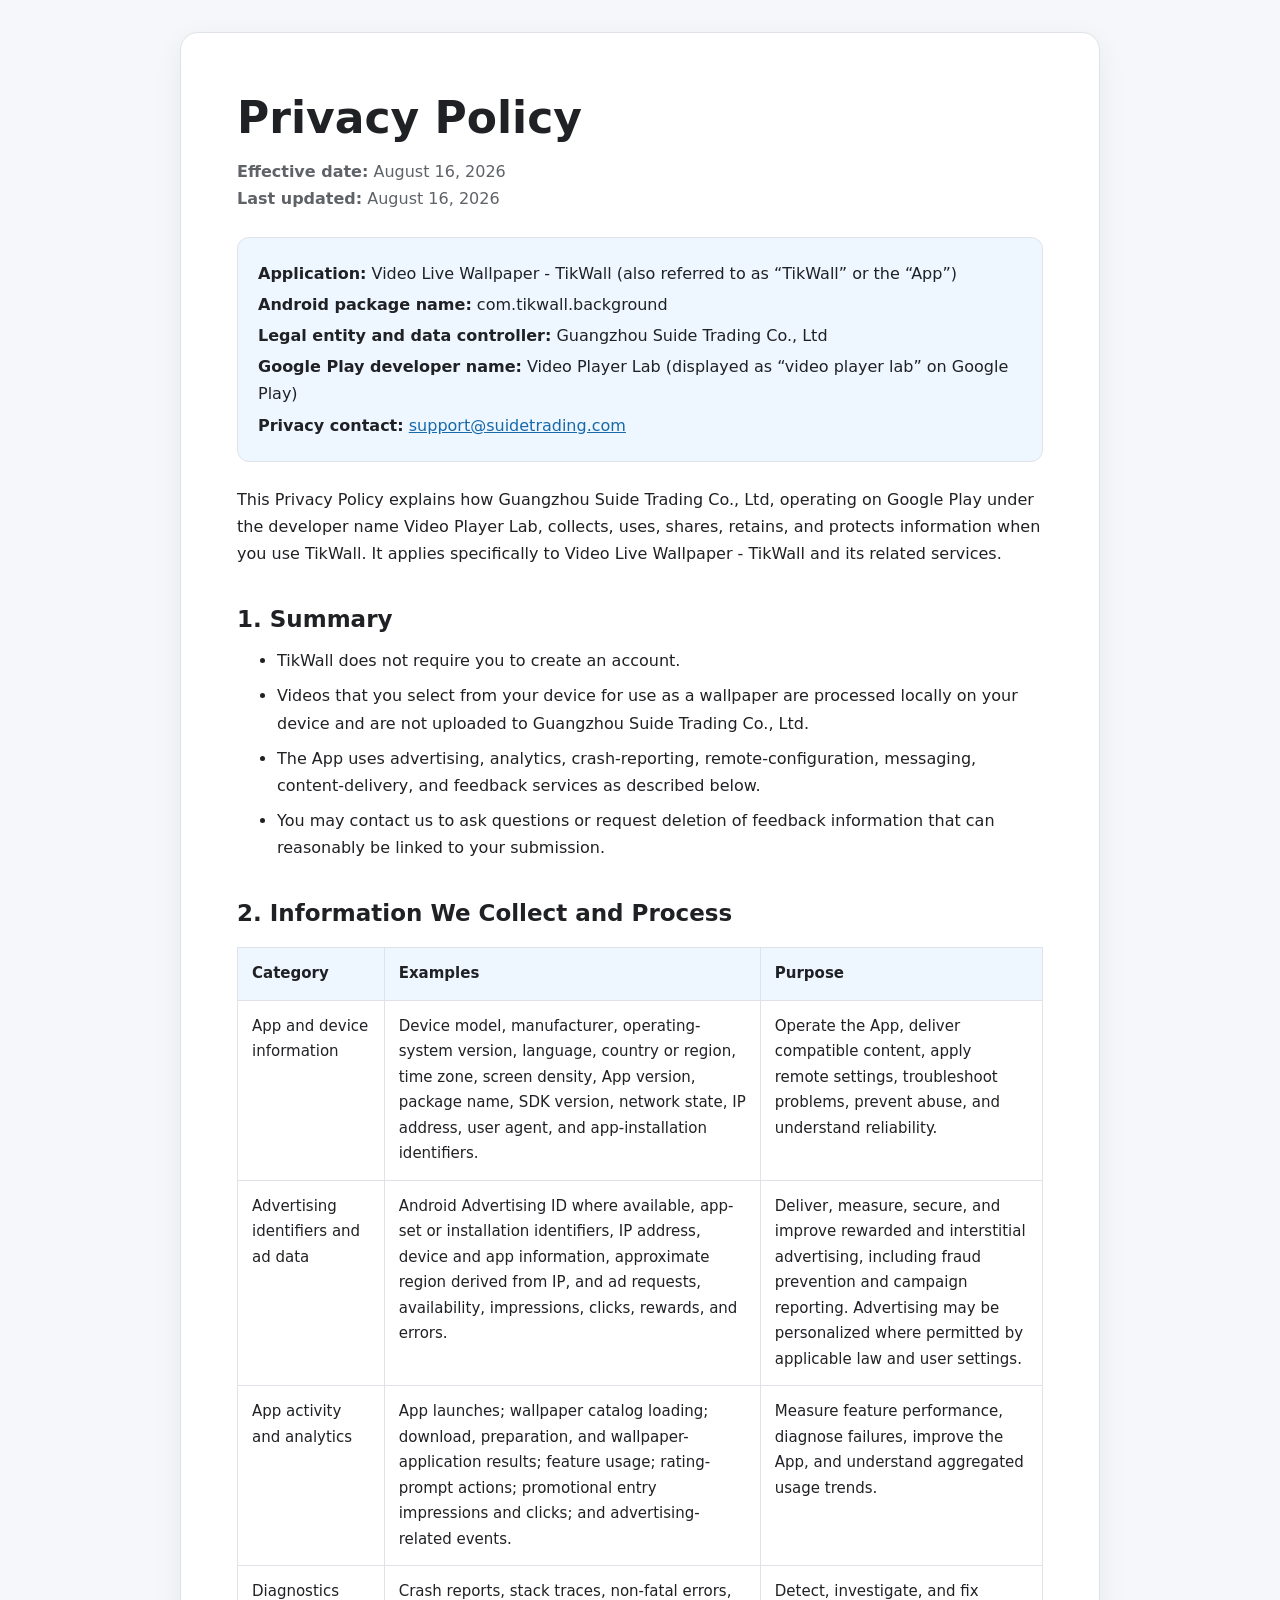
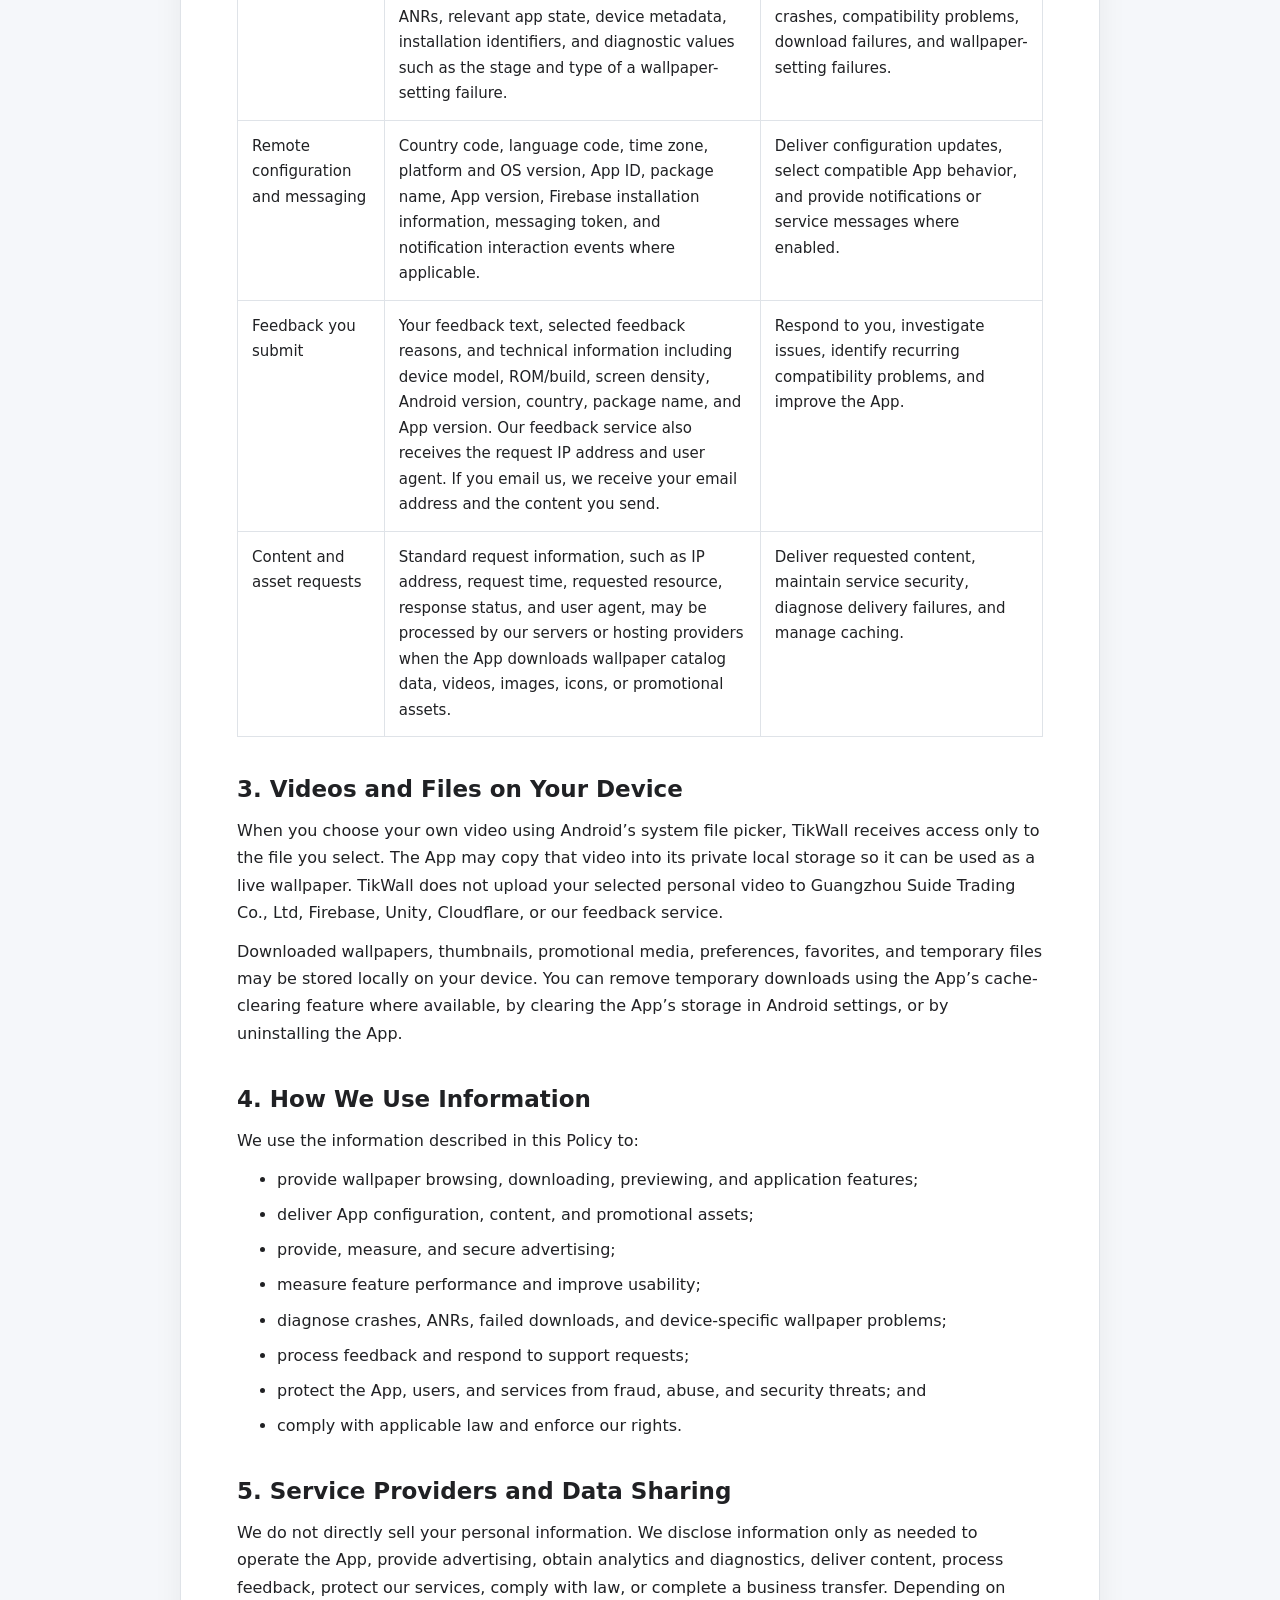
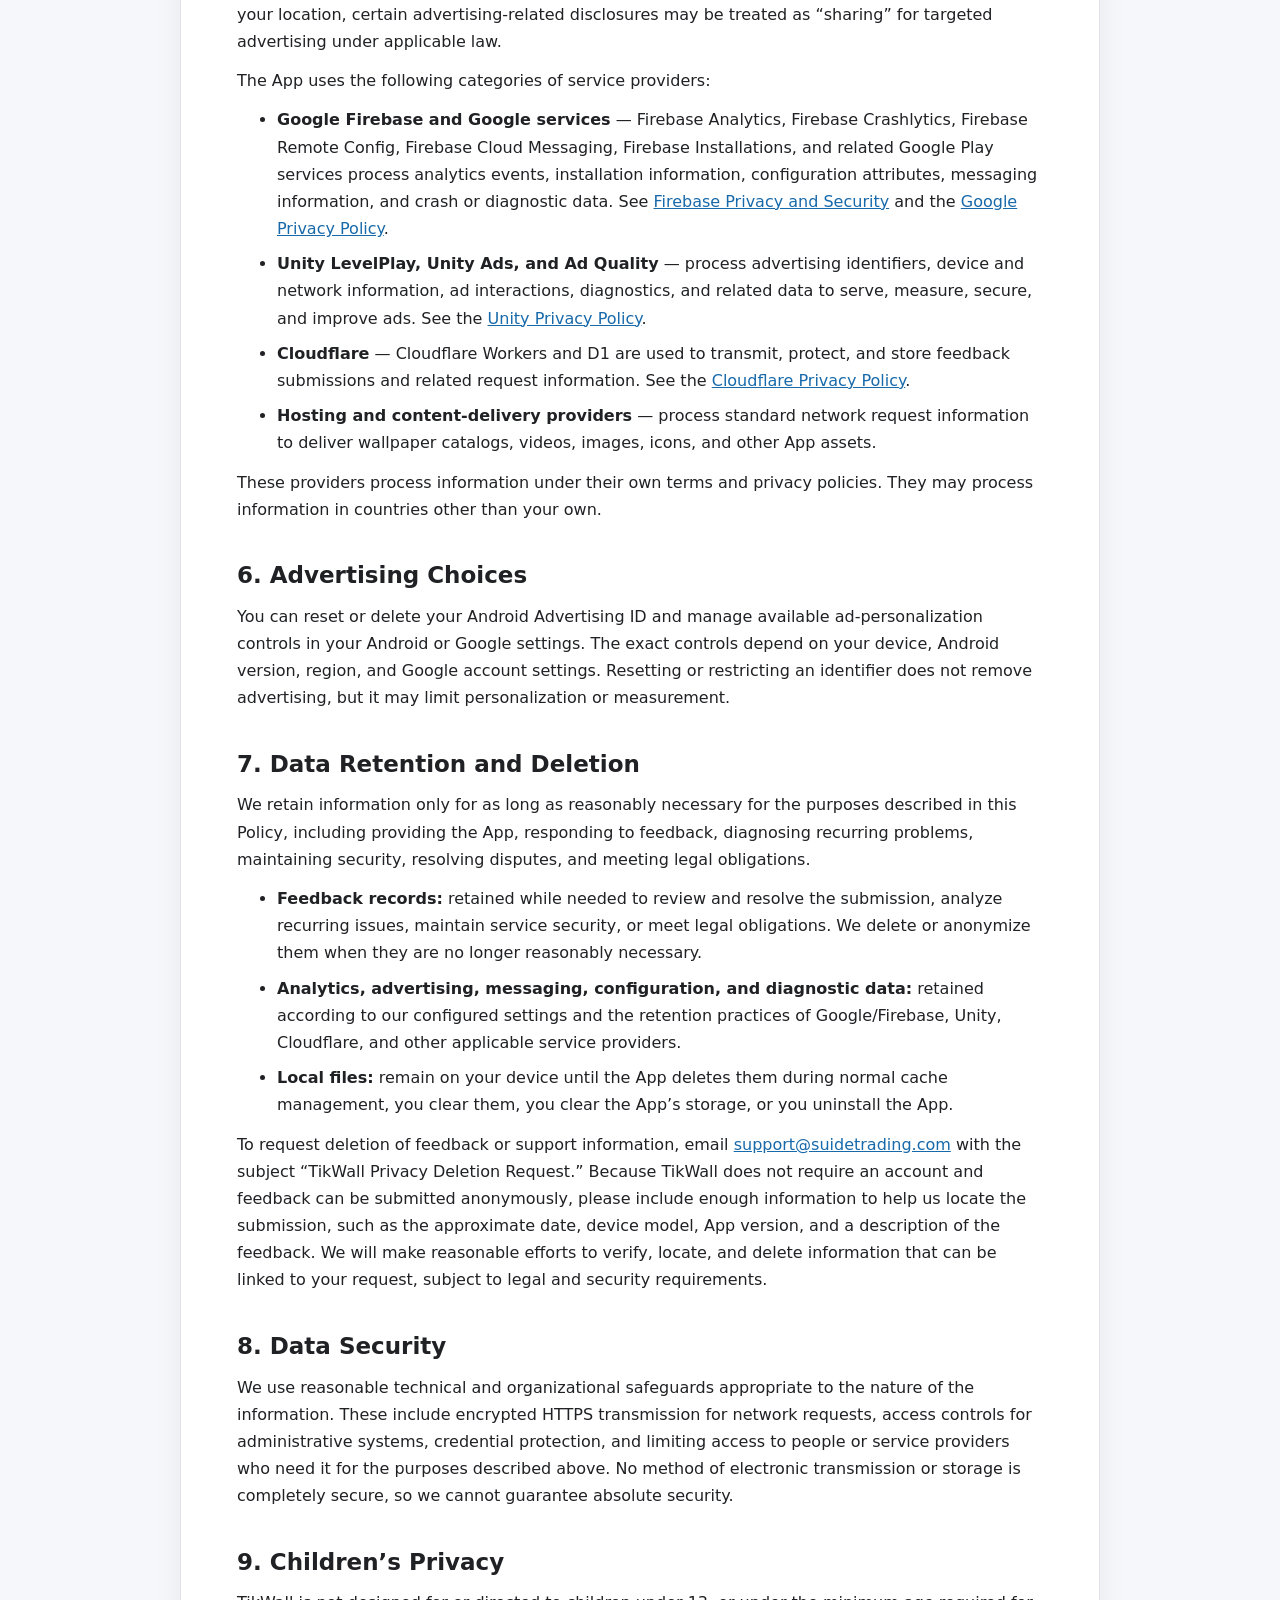
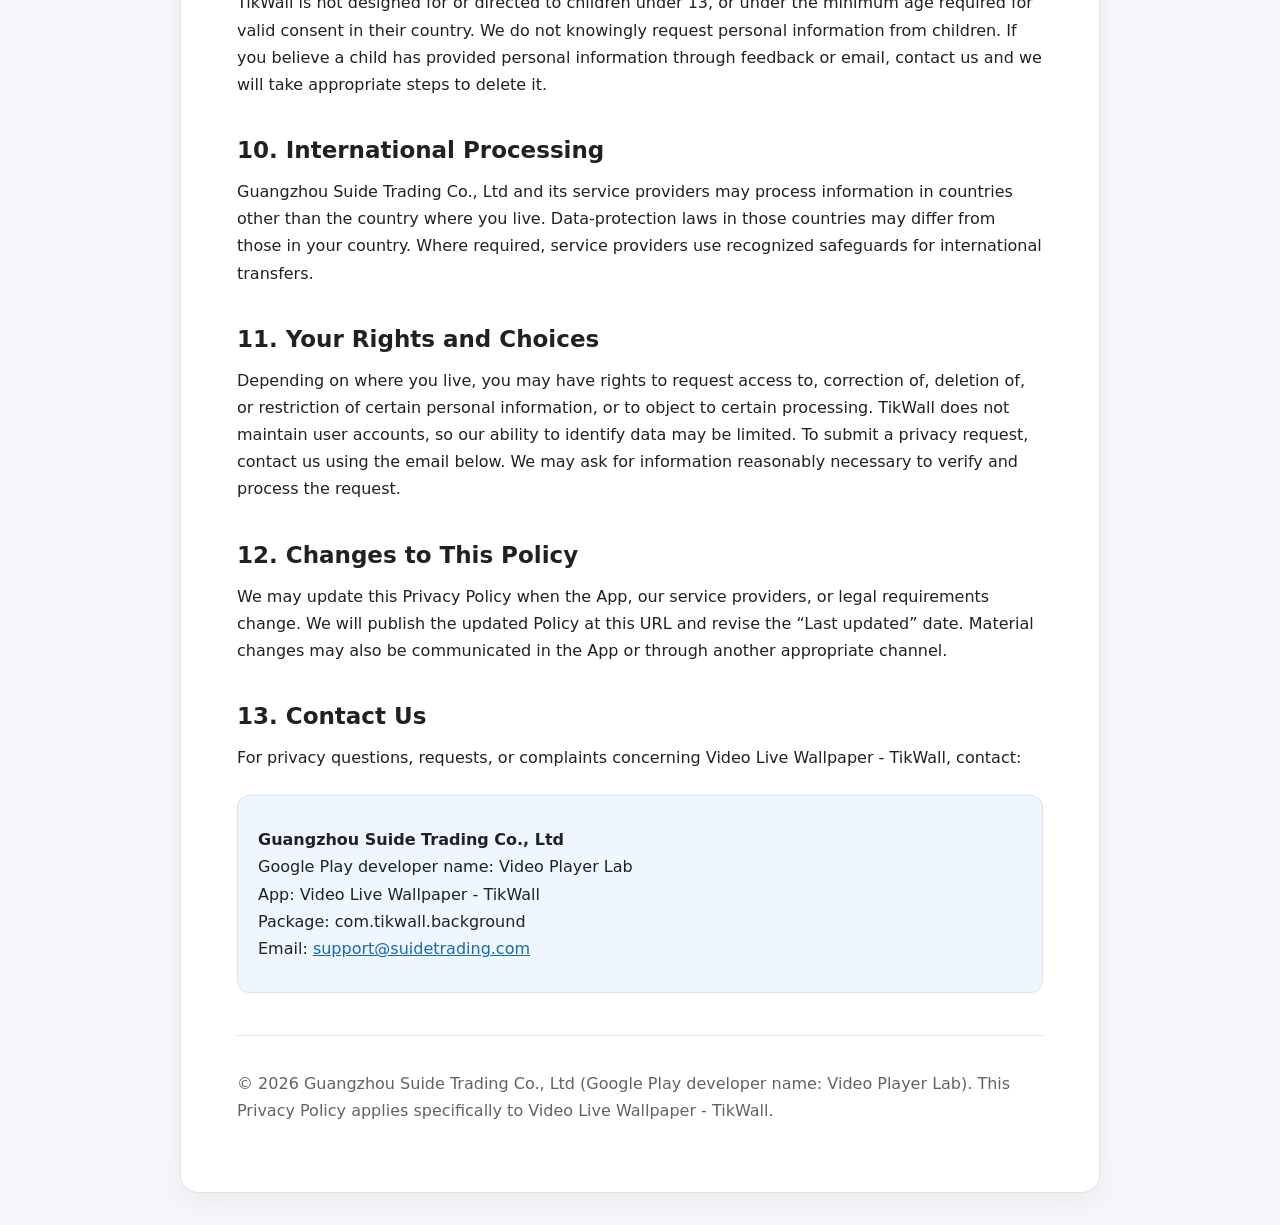
<file: tikwall-privacy-policy.html>
<!doctype html>
<html lang="en">
<head>
  <meta charset="utf-8">
  <meta name="viewport" content="width=device-width, initial-scale=1">
  <meta name="description" content="Privacy Policy for Video Live Wallpaper - TikWall (com.tikwall.background), provided by Guangzhou Suide Trading Co., Ltd under the Google Play developer name Video Player Lab.">
  <title>Privacy Policy - Video Live Wallpaper - TikWall</title>
  <style>
    :root {
      color-scheme: light dark;
      --background: #f5f7fa;
      --surface: #ffffff;
      --text: #202124;
      --muted: #5f6368;
      --border: #dfe3e8;
      --accent: #1769aa;
      --notice: #eef6ff;
    }

    @media (prefers-color-scheme: dark) {
      :root {
        --background: #111418;
        --surface: #1b1f24;
        --text: #edf1f5;
        --muted: #b4bdc7;
        --border: #343b44;
        --accent: #74b9ff;
        --notice: #17283a;
      }
    }

    * {
      box-sizing: border-box;
    }

    body {
      margin: 0;
      background: var(--background);
      color: var(--text);
      font: 16px/1.7 system-ui, -apple-system, BlinkMacSystemFont, "Segoe UI", sans-serif;
    }

    main {
      width: min(920px, calc(100% - 32px));
      margin: 32px auto;
      padding: clamp(24px, 5vw, 56px);
      background: var(--surface);
      border: 1px solid var(--border);
      border-radius: 18px;
      box-shadow: 0 8px 30px rgba(0, 0, 0, 0.06);
    }

    h1,
    h2 {
      line-height: 1.3;
    }

    h1 {
      margin: 0 0 8px;
      font-size: clamp(30px, 5vw, 44px);
    }

    h2 {
      margin: 38px 0 12px;
      font-size: 23px;
    }

    p,
    ul {
      margin: 12px 0;
    }

    li + li {
      margin-top: 8px;
    }

    a {
      color: var(--accent);
      overflow-wrap: anywhere;
    }

    .meta {
      color: var(--muted);
    }

    .identity,
    .notice {
      margin: 24px 0;
      padding: 18px 20px;
      border: 1px solid var(--border);
      border-radius: 12px;
      background: var(--notice);
    }

    .identity p {
      margin: 4px 0;
    }

    table {
      width: 100%;
      margin: 18px 0;
      border-collapse: collapse;
      font-size: 15px;
    }

    th,
    td {
      padding: 13px 14px;
      border: 1px solid var(--border);
      text-align: left;
      vertical-align: top;
    }

    th {
      background: var(--notice);
    }

    footer {
      margin-top: 42px;
      padding-top: 22px;
      border-top: 1px solid var(--border);
      color: var(--muted);
    }

    @media (max-width: 640px) {
      main {
        width: 100%;
        margin: 0;
        border: 0;
        border-radius: 0;
        box-shadow: none;
      }

      table,
      thead,
      tbody,
      tr,
      th,
      td {
        display: block;
      }

      thead {
        position: absolute;
        width: 1px;
        height: 1px;
        overflow: hidden;
        clip: rect(0 0 0 0);
      }

      tr + tr {
        margin-top: 12px;
      }

      td {
        border-top: 0;
      }

      td:first-child {
        border-top: 1px solid var(--border);
        background: var(--notice);
        font-weight: 700;
      }
    }
  </style>
</head>
<body>
<main>
  <header>
    <h1>Privacy Policy</h1>
    <p class="meta"><strong>Effective date:</strong> August 16, 2026<br>
      <strong>Last updated:</strong> August 16, 2026</p>
  </header>

  <section class="identity" aria-label="Application and developer information">
    <p><strong>Application:</strong> Video Live Wallpaper - TikWall (also referred to as “TikWall” or the “App”)</p>
    <p><strong>Android package name:</strong> com.tikwall.background</p>
    <p><strong>Legal entity and data controller:</strong> Guangzhou Suide Trading Co., Ltd</p>
    <p><strong>Google Play developer name:</strong> Video Player Lab (displayed as “video player lab” on Google Play)</p>
    <p><strong>Privacy contact:</strong> <a href="mailto:support@suidetrading.com">support@suidetrading.com</a></p>
  </section>

  <p>This Privacy Policy explains how Guangzhou Suide Trading Co., Ltd, operating on Google Play under the developer name Video Player Lab, collects, uses, shares, retains, and protects information when you use TikWall. It applies specifically to Video Live Wallpaper - TikWall and its related services.</p>

  <h2>1. Summary</h2>
  <ul>
    <li>TikWall does not require you to create an account.</li>
    <li>Videos that you select from your device for use as a wallpaper are processed locally on your device and are not uploaded to Guangzhou Suide Trading Co., Ltd.</li>
    <li>The App uses advertising, analytics, crash-reporting, remote-configuration, messaging, content-delivery, and feedback services as described below.</li>
    <li>You may contact us to ask questions or request deletion of feedback information that can reasonably be linked to your submission.</li>
  </ul>

  <h2>2. Information We Collect and Process</h2>
  <table>
    <thead>
    <tr>
      <th>Category</th>
      <th>Examples</th>
      <th>Purpose</th>
    </tr>
    </thead>
    <tbody>
    <tr>
      <td>App and device information</td>
      <td>Device model, manufacturer, operating-system version, language, country or region, time zone, screen density, App version, package name, SDK version, network state, IP address, user agent, and app-installation identifiers.</td>
      <td>Operate the App, deliver compatible content, apply remote settings, troubleshoot problems, prevent abuse, and understand reliability.</td>
    </tr>
    <tr>
      <td>Advertising identifiers and ad data</td>
      <td>Android Advertising ID where available, app-set or installation identifiers, IP address, device and app information, approximate region derived from IP, and ad requests, availability, impressions, clicks, rewards, and errors.</td>
      <td>Deliver, measure, secure, and improve rewarded and interstitial advertising, including fraud prevention and campaign reporting. Advertising may be personalized where permitted by applicable law and user settings.</td>
    </tr>
    <tr>
      <td>App activity and analytics</td>
      <td>App launches; wallpaper catalog loading; download, preparation, and wallpaper-application results; feature usage; rating-prompt actions; promotional entry impressions and clicks; and advertising-related events.</td>
      <td>Measure feature performance, diagnose failures, improve the App, and understand aggregated usage trends.</td>
    </tr>
    <tr>
      <td>Diagnostics</td>
      <td>Crash reports, stack traces, non-fatal errors, ANRs, relevant app state, device metadata, installation identifiers, and diagnostic values such as the stage and type of a wallpaper-setting failure.</td>
      <td>Detect, investigate, and fix crashes, compatibility problems, download failures, and wallpaper-setting failures.</td>
    </tr>
    <tr>
      <td>Remote configuration and messaging</td>
      <td>Country code, language code, time zone, platform and OS version, App ID, package name, App version, Firebase installation information, messaging token, and notification interaction events where applicable.</td>
      <td>Deliver configuration updates, select compatible App behavior, and provide notifications or service messages where enabled.</td>
    </tr>
    <tr>
      <td>Feedback you submit</td>
      <td>Your feedback text, selected feedback reasons, and technical information including device model, ROM/build, screen density, Android version, country, package name, and App version. Our feedback service also receives the request IP address and user agent. If you email us, we receive your email address and the content you send.</td>
      <td>Respond to you, investigate issues, identify recurring compatibility problems, and improve the App.</td>
    </tr>
    <tr>
      <td>Content and asset requests</td>
      <td>Standard request information, such as IP address, request time, requested resource, response status, and user agent, may be processed by our servers or hosting providers when the App downloads wallpaper catalog data, videos, images, icons, or promotional assets.</td>
      <td>Deliver requested content, maintain service security, diagnose delivery failures, and manage caching.</td>
    </tr>
    </tbody>
  </table>

  <h2>3. Videos and Files on Your Device</h2>
  <p>When you choose your own video using Android’s system file picker, TikWall receives access only to the file you select. The App may copy that video into its private local storage so it can be used as a live wallpaper. TikWall does not upload your selected personal video to Guangzhou Suide Trading Co., Ltd, Firebase, Unity, Cloudflare, or our feedback service.</p>
  <p>Downloaded wallpapers, thumbnails, promotional media, preferences, favorites, and temporary files may be stored locally on your device. You can remove temporary downloads using the App’s cache-clearing feature where available, by clearing the App’s storage in Android settings, or by uninstalling the App.</p>

  <h2>4. How We Use Information</h2>
  <p>We use the information described in this Policy to:</p>
  <ul>
    <li>provide wallpaper browsing, downloading, previewing, and application features;</li>
    <li>deliver App configuration, content, and promotional assets;</li>
    <li>provide, measure, and secure advertising;</li>
    <li>measure feature performance and improve usability;</li>
    <li>diagnose crashes, ANRs, failed downloads, and device-specific wallpaper problems;</li>
    <li>process feedback and respond to support requests;</li>
    <li>protect the App, users, and services from fraud, abuse, and security threats; and</li>
    <li>comply with applicable law and enforce our rights.</li>
  </ul>

  <h2>5. Service Providers and Data Sharing</h2>
  <p>We do not directly sell your personal information. We disclose information only as needed to operate the App, provide advertising, obtain analytics and diagnostics, deliver content, process feedback, protect our services, comply with law, or complete a business transfer. Depending on your location, certain advertising-related disclosures may be treated as “sharing” for targeted advertising under applicable law.</p>

  <p>The App uses the following categories of service providers:</p>
  <ul>
    <li><strong>Google Firebase and Google services</strong> — Firebase Analytics, Firebase Crashlytics, Firebase Remote Config, Firebase Cloud Messaging, Firebase Installations, and related Google Play services process analytics events, installation information, configuration attributes, messaging information, and crash or diagnostic data. See <a href="https://firebase.google.com/support/privacy" rel="noopener noreferrer">Firebase Privacy and Security</a> and the <a href="https://policies.google.com/privacy" rel="noopener noreferrer">Google Privacy Policy</a>.</li>
    <li><strong>Unity LevelPlay, Unity Ads, and Ad Quality</strong> — process advertising identifiers, device and network information, ad interactions, diagnostics, and related data to serve, measure, secure, and improve ads. See the <a href="https://unity.com/legal/privacy-policy" rel="noopener noreferrer">Unity Privacy Policy</a>.</li>
    <li><strong>Cloudflare</strong> — Cloudflare Workers and D1 are used to transmit, protect, and store feedback submissions and related request information. See the <a href="https://www.cloudflare.com/privacypolicy/" rel="noopener noreferrer">Cloudflare Privacy Policy</a>.</li>
    <li><strong>Hosting and content-delivery providers</strong> — process standard network request information to deliver wallpaper catalogs, videos, images, icons, and other App assets.</li>
  </ul>

  <p>These providers process information under their own terms and privacy policies. They may process information in countries other than your own.</p>

  <h2>6. Advertising Choices</h2>
  <p>You can reset or delete your Android Advertising ID and manage available ad-personalization controls in your Android or Google settings. The exact controls depend on your device, Android version, region, and Google account settings. Resetting or restricting an identifier does not remove advertising, but it may limit personalization or measurement.</p>

  <h2>7. Data Retention and Deletion</h2>
  <p>We retain information only for as long as reasonably necessary for the purposes described in this Policy, including providing the App, responding to feedback, diagnosing recurring problems, maintaining security, resolving disputes, and meeting legal obligations.</p>
  <ul>
    <li><strong>Feedback records:</strong> retained while needed to review and resolve the submission, analyze recurring issues, maintain service security, or meet legal obligations. We delete or anonymize them when they are no longer reasonably necessary.</li>
    <li><strong>Analytics, advertising, messaging, configuration, and diagnostic data:</strong> retained according to our configured settings and the retention practices of Google/Firebase, Unity, Cloudflare, and other applicable service providers.</li>
    <li><strong>Local files:</strong> remain on your device until the App deletes them during normal cache management, you clear them, you clear the App’s storage, or you uninstall the App.</li>
  </ul>
  <p>To request deletion of feedback or support information, email <a href="mailto:support@suidetrading.com?subject=TikWall%20Privacy%20Deletion%20Request">support@suidetrading.com</a> with the subject “TikWall Privacy Deletion Request.” Because TikWall does not require an account and feedback can be submitted anonymously, please include enough information to help us locate the submission, such as the approximate date, device model, App version, and a description of the feedback. We will make reasonable efforts to verify, locate, and delete information that can be linked to your request, subject to legal and security requirements.</p>

  <h2>8. Data Security</h2>
  <p>We use reasonable technical and organizational safeguards appropriate to the nature of the information. These include encrypted HTTPS transmission for network requests, access controls for administrative systems, credential protection, and limiting access to people or service providers who need it for the purposes described above. No method of electronic transmission or storage is completely secure, so we cannot guarantee absolute security.</p>

  <h2>9. Children’s Privacy</h2>
  <p>TikWall is not designed for or directed to children under 13, or under the minimum age required for valid consent in their country. We do not knowingly request personal information from children. If you believe a child has provided personal information through feedback or email, contact us and we will take appropriate steps to delete it.</p>

  <h2>10. International Processing</h2>
  <p>Guangzhou Suide Trading Co., Ltd and its service providers may process information in countries other than the country where you live. Data-protection laws in those countries may differ from those in your country. Where required, service providers use recognized safeguards for international transfers.</p>

  <h2>11. Your Rights and Choices</h2>
  <p>Depending on where you live, you may have rights to request access to, correction of, deletion of, or restriction of certain personal information, or to object to certain processing. TikWall does not maintain user accounts, so our ability to identify data may be limited. To submit a privacy request, contact us using the email below. We may ask for information reasonably necessary to verify and process the request.</p>

  <h2>12. Changes to This Policy</h2>
  <p>We may update this Privacy Policy when the App, our service providers, or legal requirements change. We will publish the updated Policy at this URL and revise the “Last updated” date. Material changes may also be communicated in the App or through another appropriate channel.</p>

  <h2>13. Contact Us</h2>
  <p>For privacy questions, requests, or complaints concerning Video Live Wallpaper - TikWall, contact:</p>
  <div class="notice">
    <p><strong>Guangzhou Suide Trading Co., Ltd</strong><br>
      Google Play developer name: Video Player Lab<br>
      App: Video Live Wallpaper - TikWall<br>
      Package: com.tikwall.background<br>
      Email: <a href="mailto:support@suidetrading.com">support@suidetrading.com</a></p>
  </div>

  <footer>
    <p>© 2026 Guangzhou Suide Trading Co., Ltd (Google Play developer name: Video Player Lab). This Privacy Policy applies specifically to Video Live Wallpaper - TikWall.</p>
  </footer>
</main>
</body>
</html>
</file>
<file: assets/css/styles.css>
:root {
  --bg: #ffffff;
  --bg-muted: #f7f9fc;
  --surface: #ffffff;
  --text: #172033;
  --muted: #627083;
  --line: #e3eaf0;
  --primary: #0f2847;
  --primary-soft: #e8f5f7;
  --accent: #0f8a9d;
  --accent-2: #2f6fbd;
  --shadow: 0 20px 50px rgba(15, 40, 71, 0.1);
  --radius: 8px;
  --container: 1120px;
}

* {
  box-sizing: border-box;
}

html {
  scroll-behavior: smooth;
}

body {
  margin: 0;
  background: var(--bg);
  color: var(--text);
  font-family: Inter, ui-sans-serif, system-ui, -apple-system, BlinkMacSystemFont, "Segoe UI", sans-serif;
  font-size: 16px;
  line-height: 1.65;
  text-rendering: optimizeLegibility;
}

a {
  color: inherit;
  text-decoration: none;
}

a:hover {
  color: var(--accent);
}

.container {
  width: min(100% - 40px, var(--container));
  margin: 0 auto;
}

.site-header {
  position: sticky;
  top: 0;
  z-index: 20;
  background: rgba(255, 255, 255, 0.92);
  border-bottom: 1px solid var(--line);
  backdrop-filter: blur(14px);
}

.nav {
  display: flex;
  align-items: center;
  justify-content: space-between;
  min-height: 72px;
  gap: 24px;
}

.brand {
  display: inline-flex;
  align-items: center;
  gap: 10px;
  color: var(--primary);
  font-weight: 700;
  letter-spacing: 0;
  white-space: nowrap;
}

.brand-logo {
  width: 36px;
  height: 36px;
  flex: 0 0 auto;
  filter: drop-shadow(0 3px 8px rgba(15, 40, 71, 0.1));
}

.nav-links {
  display: flex;
  align-items: center;
  gap: 28px;
  color: var(--muted);
  font-size: 14px;
  font-weight: 600;
}

.nav-links a[aria-current="page"] {
  color: var(--primary);
}

.nav-toggle {
  display: none;
  width: 42px;
  height: 42px;
  align-items: center;
  justify-content: center;
  flex-direction: column;
  gap: 5px;
  border: 1px solid var(--line);
  border-radius: 8px;
  background: #ffffff;
  cursor: pointer;
}

.nav-toggle span:not(.sr-only) {
  width: 18px;
  height: 2px;
  background: var(--primary);
}

.sr-only {
  position: absolute;
  width: 1px;
  height: 1px;
  padding: 0;
  overflow: hidden;
  clip: rect(0, 0, 0, 0);
  white-space: nowrap;
  border: 0;
}

.section {
  padding: 88px 0;
}

.section-muted {
  background: var(--bg-muted);
  border-top: 1px solid var(--line);
  border-bottom: 1px solid var(--line);
}

.hero {
  position: relative;
  overflow: hidden;
  padding: 104px 0 96px;
  background:
    linear-gradient(180deg, #f7fbff 0%, #ffffff 68%),
    #ffffff;
}

.hero::before {
  position: absolute;
  inset: 0;
  content: "";
  background:
    radial-gradient(circle at 78% 24%, rgba(31, 111, 214, 0.16), transparent 28%),
    radial-gradient(circle at 90% 66%, rgba(15, 138, 157, 0.12), transparent 24%);
  mask-image: linear-gradient(180deg, rgba(0, 0, 0, 0.9), transparent 76%);
  pointer-events: none;
}

.hero > .container {
  position: relative;
  z-index: 1;
}

.hero-grid {
  display: grid;
  grid-template-columns: minmax(0, 1.1fr) minmax(320px, 0.7fr);
  gap: 56px;
  align-items: center;
}

.eyebrow {
  margin: 0 0 14px;
  color: var(--accent);
  font-size: 12px;
  font-weight: 800;
  letter-spacing: 0.12em;
  text-transform: uppercase;
}

h1,
h2,
h3,
p {
  overflow-wrap: break-word;
}

h1,
h2,
h3 {
  margin: 0;
  color: var(--primary);
  line-height: 1.12;
  letter-spacing: 0;
}

h1 {
  max-width: 820px;
  font-size: clamp(2.35rem, 5vw, 4.9rem);
}

h2 {
  font-size: clamp(1.75rem, 3.2vw, 2.75rem);
}

h3 {
  font-size: 1.05rem;
}

.hero-subtitle {
  max-width: 650px;
  margin: 24px 0 0;
  color: var(--muted);
  font-size: clamp(1.08rem, 2vw, 1.28rem);
}

.hero-actions {
  display: flex;
  flex-wrap: wrap;
  gap: 12px;
  margin-top: 34px;
}

.button {
  display: inline-flex;
  min-height: 46px;
  align-items: center;
  justify-content: center;
  border-radius: 8px;
  padding: 0 18px;
  font-size: 14px;
  font-weight: 700;
}

.button-primary {
  background: var(--primary);
  color: #ffffff;
}

.button-primary:hover {
  background: #17395f;
  color: #ffffff;
}

.button-secondary {
  border: 1px solid var(--line);
  background: #ffffff;
  color: var(--primary);
}

.hero-visual {
  position: relative;
  min-height: 430px;
}

.hero-visual::before {
  position: absolute;
  content: "";
  width: 340px;
  height: 340px;
  top: 40px;
  right: 18px;
  border-radius: 44px;
  background: linear-gradient(145deg, rgba(232, 244, 255, 0.85), rgba(255, 255, 255, 0.35));
  transform: rotate(8deg);
}

.visual-card {
  position: absolute;
  border: 1px solid rgba(218, 226, 234, 0.92);
  border-radius: 26px;
  background: rgba(255, 255, 255, 0.82);
  box-shadow: 0 28px 70px rgba(15, 40, 71, 0.12);
  backdrop-filter: blur(12px);
}

.visual-card-main {
  inset: 18px 28px 18px 22px;
  display: grid;
  grid-template-columns: 190px minmax(0, 1fr);
  gap: 22px;
  align-items: center;
  padding: 28px;
}

.device-frame {
  width: 178px;
  height: 330px;
  margin: 0 auto;
  border: 1px solid #d3dde7;
  border-radius: 34px;
  background: #f8fbff;
  padding: 10px;
  box-shadow:
    inset 0 0 0 4px #ffffff,
    0 22px 48px rgba(15, 40, 71, 0.16);
}

.device-screen {
  display: grid;
  height: 100%;
  grid-template-columns: repeat(2, 1fr);
  gap: 10px;
  align-content: start;
  border-radius: 26px;
  padding: 24px 14px 16px;
  color: var(--primary);
  background:
    linear-gradient(180deg, #ffffff, #edf6fb);
}

.device-screen span {
  width: auto;
  height: 58px;
  margin: 0;
  border-radius: 16px;
  background:
    linear-gradient(145deg, rgba(255, 255, 255, 0.55), rgba(255, 255, 255, 0)),
    linear-gradient(145deg, #1f6fd6, #0f8a9d);
  box-shadow: 0 10px 24px rgba(31, 111, 214, 0.22);
}

.device-screen span:nth-child(2) {
  background:
    linear-gradient(145deg, rgba(255, 255, 255, 0.6), rgba(255, 255, 255, 0)),
    #ffffff;
  border: 1px solid #dbe6ef;
}

.device-screen span:nth-child(3) {
  background:
    linear-gradient(90deg, #dbe7f3 0 28%, transparent 28% 38%, #dbe7f3 38% 66%, transparent 66%),
    #ffffff;
  border: 1px solid #dbe6ef;
}

.device-screen span:nth-child(4) {
  background:
    radial-gradient(circle at 32% 32%, #ffffff 0 12%, transparent 13%),
    linear-gradient(145deg, #0f8a9d, #78c9d6);
}

.device-screen strong,
.device-screen small {
  grid-column: 1 / -1;
}

.device-screen strong {
  margin-top: auto;
}

.device-screen strong,
.visual-card-small strong {
  display: block;
  line-height: 1.2;
}

.device-screen small,
.visual-card-small small,
.status-panel span {
  display: block;
  color: var(--muted);
  font-size: 12px;
  line-height: 1.45;
}

.status-panel {
  margin-top: 0;
  border-radius: 22px;
  background: rgba(247, 249, 252, 0.92);
  padding: 20px;
}

.status-panel span {
  color: var(--muted);
  font-weight: 700;
}

.status-panel::before {
  display: block;
  width: 52px;
  height: 52px;
  margin-bottom: 18px;
  border-radius: 16px;
  background:
    linear-gradient(145deg, rgba(255, 255, 255, 0.65), rgba(255, 255, 255, 0)),
    linear-gradient(145deg, #1f6fd6, #0f8a9d);
  content: "";
  box-shadow: 0 14px 30px rgba(31, 111, 214, 0.22);
}

.progress-line {
  height: 8px;
  margin-top: 12px;
  overflow: hidden;
  border-radius: 999px;
  background: #dbe7ee;
}

.progress-line i {
  display: block;
  width: 72%;
  height: 100%;
  border-radius: inherit;
  background: linear-gradient(90deg, var(--accent), var(--accent-2));
}

.visual-card-small {
  display: flex;
  align-items: center;
  gap: 14px;
  width: 258px;
  padding: 16px;
  border-radius: 22px;
}

.visual-card-small small {
  color: var(--muted);
}

.visual-card-top {
  top: -4px;
  right: -2px;
}

.visual-card-bottom {
  left: -8px;
  bottom: -2px;
}

.mini-icon {
  width: 46px;
  height: 46px;
  flex: 0 0 auto;
  border-radius: 14px;
  background:
    linear-gradient(145deg, rgba(255, 255, 255, 0.62), rgba(255, 255, 255, 0)),
    linear-gradient(145deg, #1f6fd6, #0f8a9d);
  border: 0;
  box-shadow: 0 12px 24px rgba(31, 111, 214, 0.2);
}

.mini-icon-alt {
  background:
    radial-gradient(circle at 50% 50%, #ffffff 0 18%, transparent 19%),
    linear-gradient(145deg, #89d2de, #0f8a9d);
}

.split {
  display: grid;
  grid-template-columns: minmax(0, 0.85fr) minmax(0, 1.15fr);
  gap: 56px;
}

.content p,
.section-heading p,
.legal p {
  color: var(--muted);
}

.content p:first-child,
.section-heading p:first-of-type,
.legal > p:first-of-type {
  margin-top: 0;
}

.section-heading {
  max-width: 760px;
}

.section-heading p {
  margin: 18px 0 0;
}

.feature-grid {
  display: grid;
  grid-template-columns: repeat(3, minmax(0, 1fr));
  gap: 18px;
  margin-top: 36px;
}

.feature {
  min-height: 176px;
  border: 1px solid var(--line);
  border-radius: 18px;
  background: var(--surface);
  padding: 26px;
  box-shadow: 0 12px 32px rgba(15, 40, 71, 0.04);
}

.feature-icon {
  display: block;
  width: 64px;
  height: 64px;
  margin: -4px 0 18px -4px;
  filter: drop-shadow(0 12px 18px rgba(15, 40, 71, 0.12));
}

.feature p {
  margin: 14px 0 0;
  color: var(--muted);
}

.contact-card {
  border: 1px solid var(--line);
  border-radius: var(--radius);
  background: #ffffff;
  box-shadow: var(--shadow);
}

.contact-card div {
  display: grid;
  grid-template-columns: 170px minmax(0, 1fr);
  gap: 18px;
  padding: 20px 24px;
  border-bottom: 1px solid var(--line);
}

.contact-card div:last-child {
  border-bottom: 0;
}

.contact-card span {
  color: var(--muted);
  font-size: 13px;
  font-weight: 700;
}

.contact-card a {
  color: var(--primary);
  font-weight: 700;
  overflow-wrap: anywhere;
}

.site-footer {
  border-top: 1px solid var(--line);
  background: #ffffff;
}

.footer-inner {
  display: flex;
  min-height: 88px;
  align-items: center;
  justify-content: space-between;
  gap: 22px;
  color: var(--muted);
  font-size: 14px;
}

.footer-inner p {
  margin: 0;
}

.footer-inner div {
  display: flex;
  gap: 18px;
  white-space: nowrap;
}

.legal-main {
  padding: 76px 0 88px;
  background: linear-gradient(180deg, var(--bg-muted), #ffffff 260px);
}

.legal {
  max-width: 820px;
}

.legal h1 {
  font-size: clamp(2.2rem, 4.6vw, 4rem);
}

.legal h2 {
  margin-top: 42px;
  font-size: 1.35rem;
}

.legal a {
  color: var(--accent);
  font-weight: 700;
}

.updated {
  margin: 14px 0 36px;
}

@media (max-width: 860px) {
  .nav {
    min-height: 66px;
  }

  .nav-toggle {
    display: inline-flex;
  }

  .nav-links {
    position: absolute;
    top: 66px;
    left: 0;
    right: 0;
    display: none;
    flex-direction: column;
    align-items: stretch;
    gap: 0;
    border-bottom: 1px solid var(--line);
    background: #ffffff;
    padding: 10px 20px 18px;
  }

  .nav-links.is-open {
    display: flex;
  }

  .nav-links a {
    padding: 12px 0;
  }

  .section,
  .hero {
    padding: 64px 0;
  }

  .hero-grid,
  .split,
  .feature-grid {
    grid-template-columns: 1fr;
  }

  .hero-grid,
  .split {
    gap: 34px;
  }

  .hero-visual {
    min-height: 390px;
    max-width: 520px;
  }
}

@media (max-width: 600px) {
  .container {
    width: min(100% - 28px, var(--container));
  }

  .brand {
    font-size: 15px;
  }

  .brand-logo {
    width: 30px;
    height: 30px;
  }

  .hero-visual {
    min-height: auto;
  }

  .hero-visual::before,
  .visual-card-small {
    display: none;
  }

  .visual-card,
  .visual-card-main {
    position: relative;
    inset: auto;
  }

  .visual-card-main {
    display: block;
    padding: 22px;
  }

  .status-panel {
    margin-top: 18px;
  }

  .hero-actions,
  .button {
    width: 100%;
  }

  .contact-card div {
    grid-template-columns: 1fr;
    gap: 4px;
  }

  .footer-inner {
    flex-direction: column;
    align-items: flex-start;
    justify-content: center;
    padding: 22px 0;
  }
}
</file>
